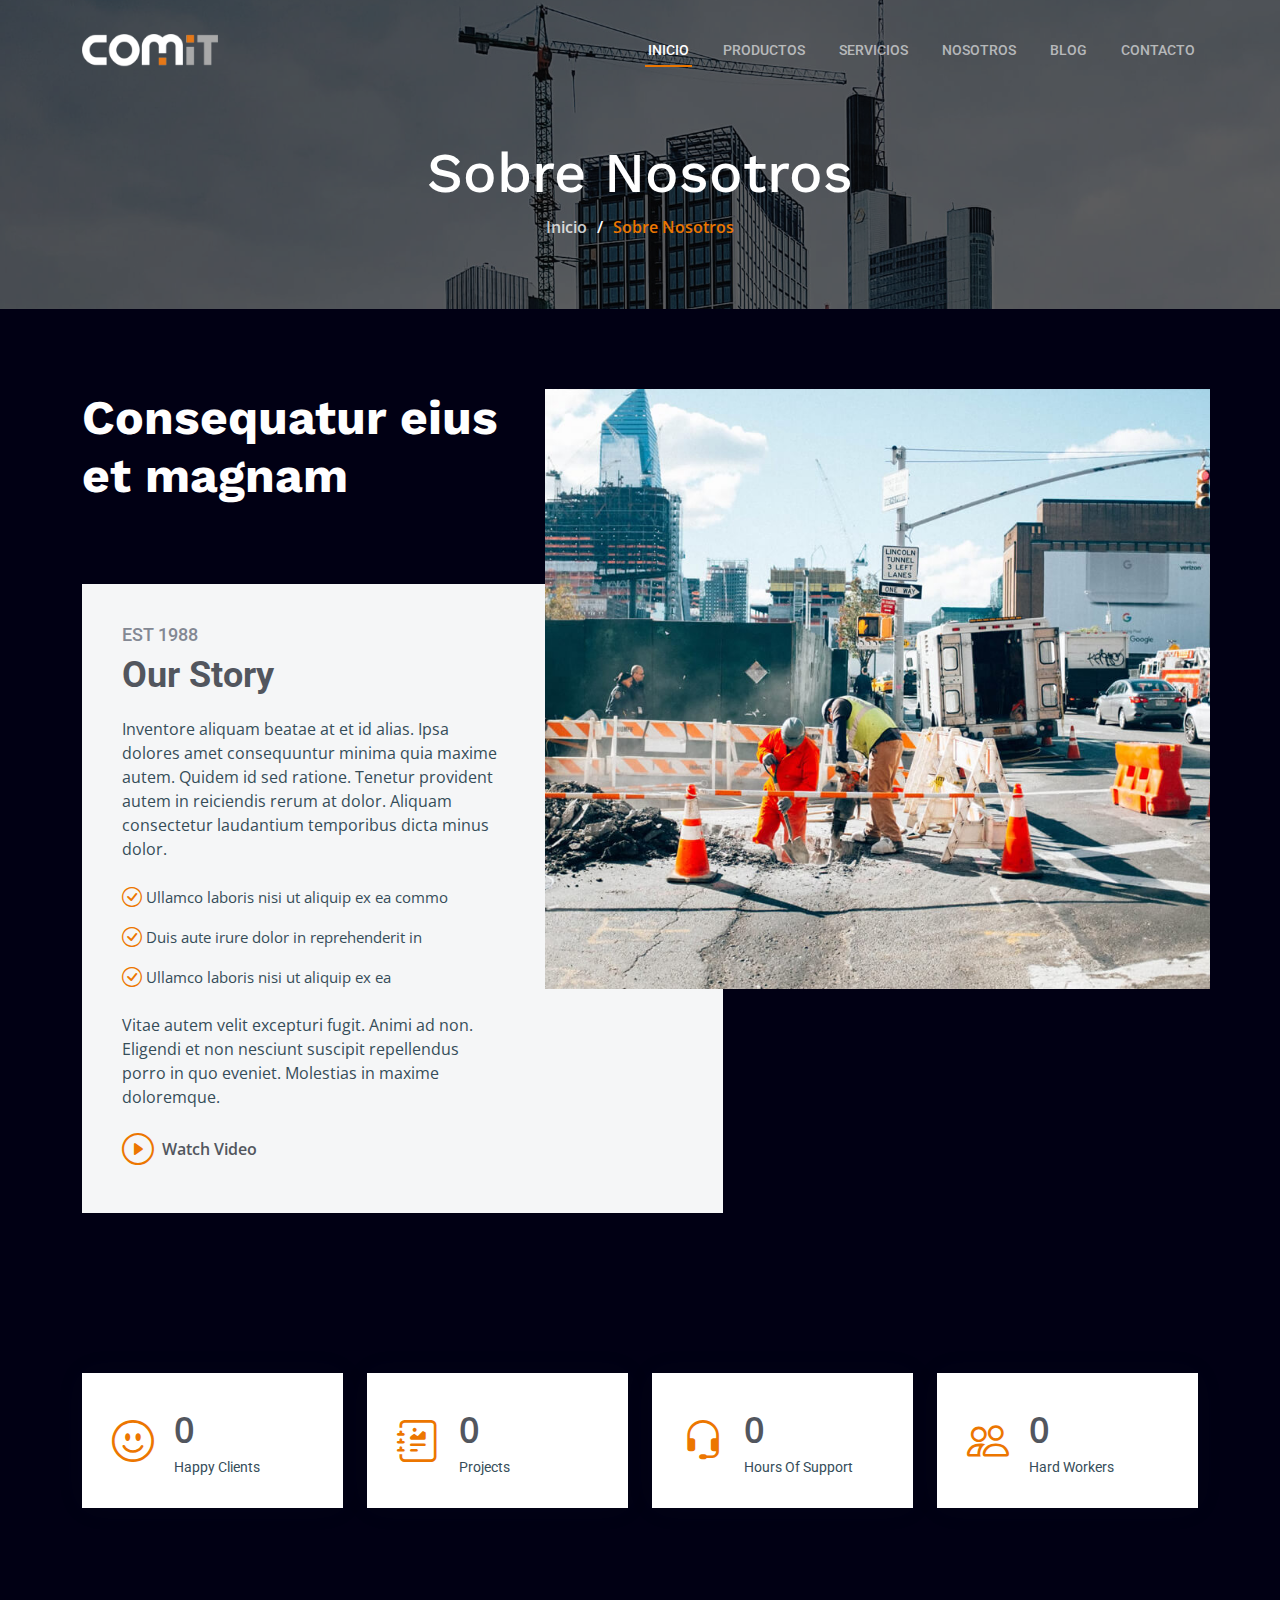
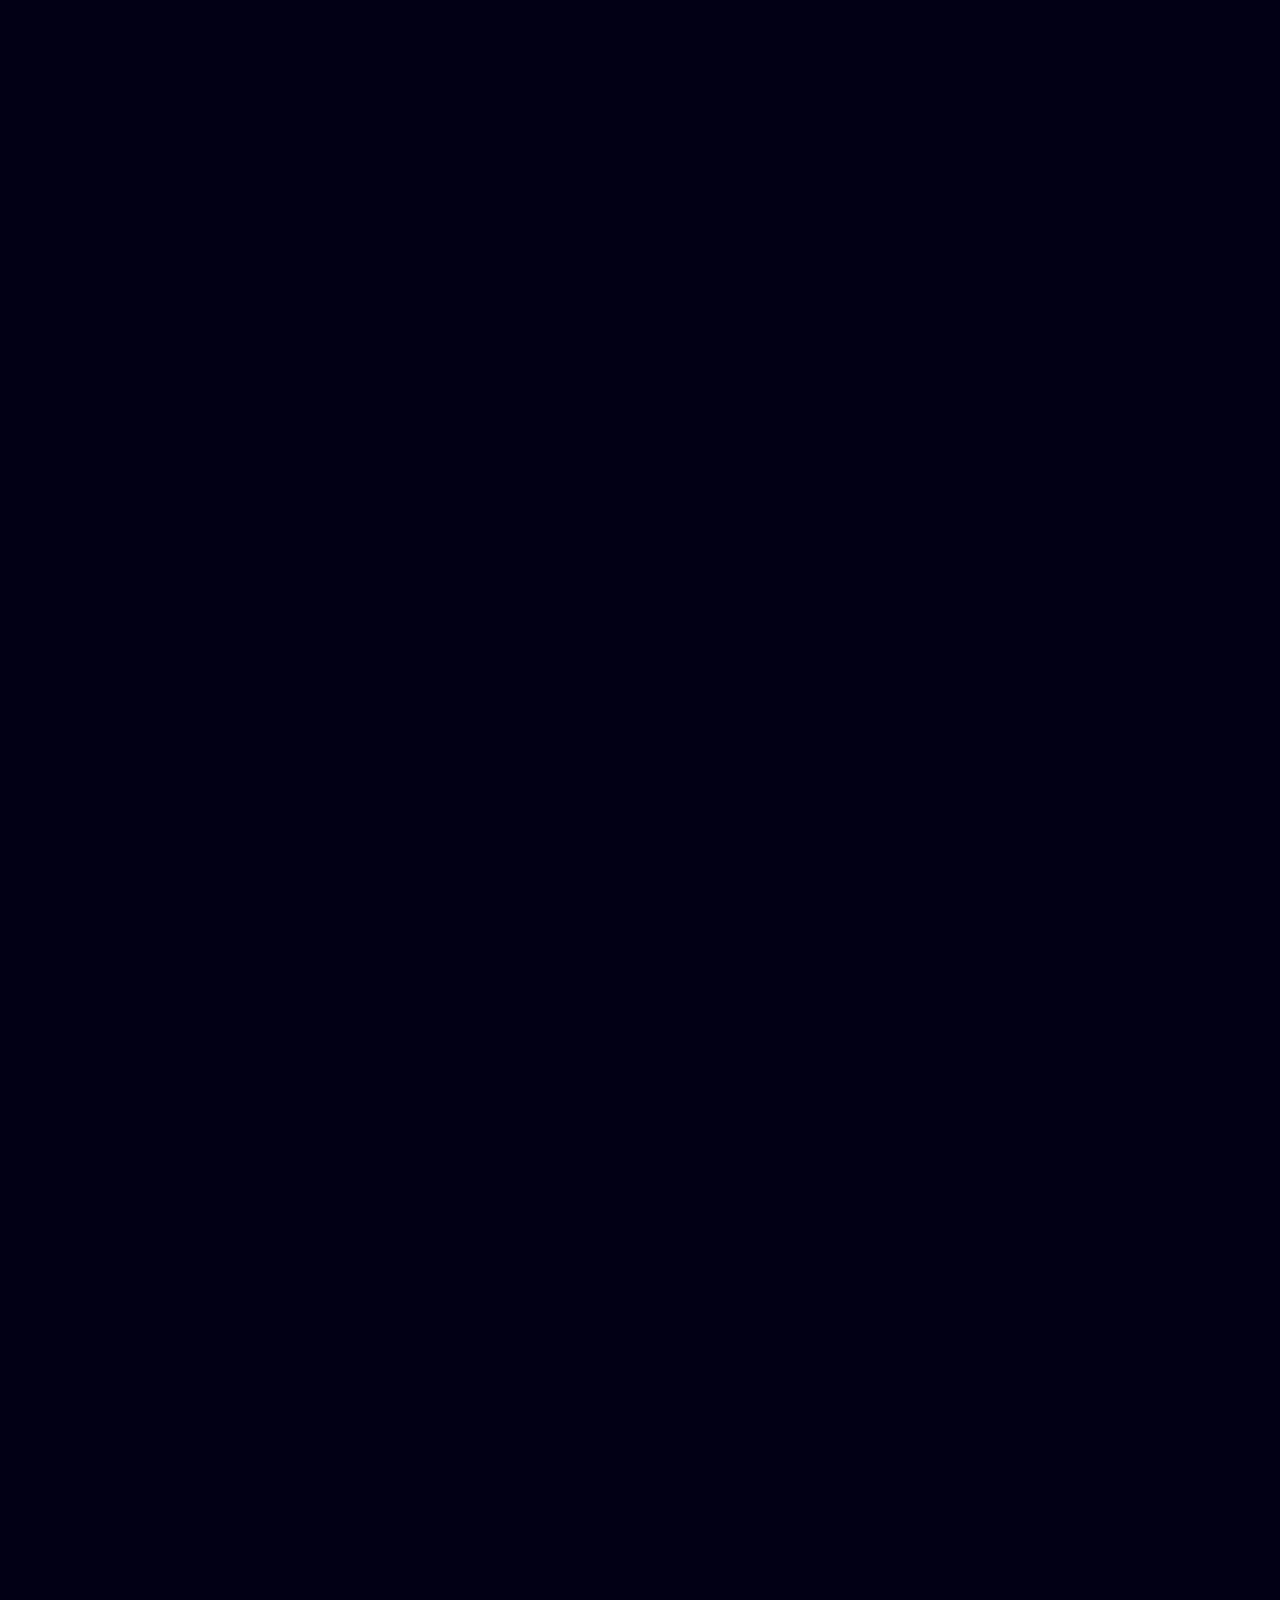
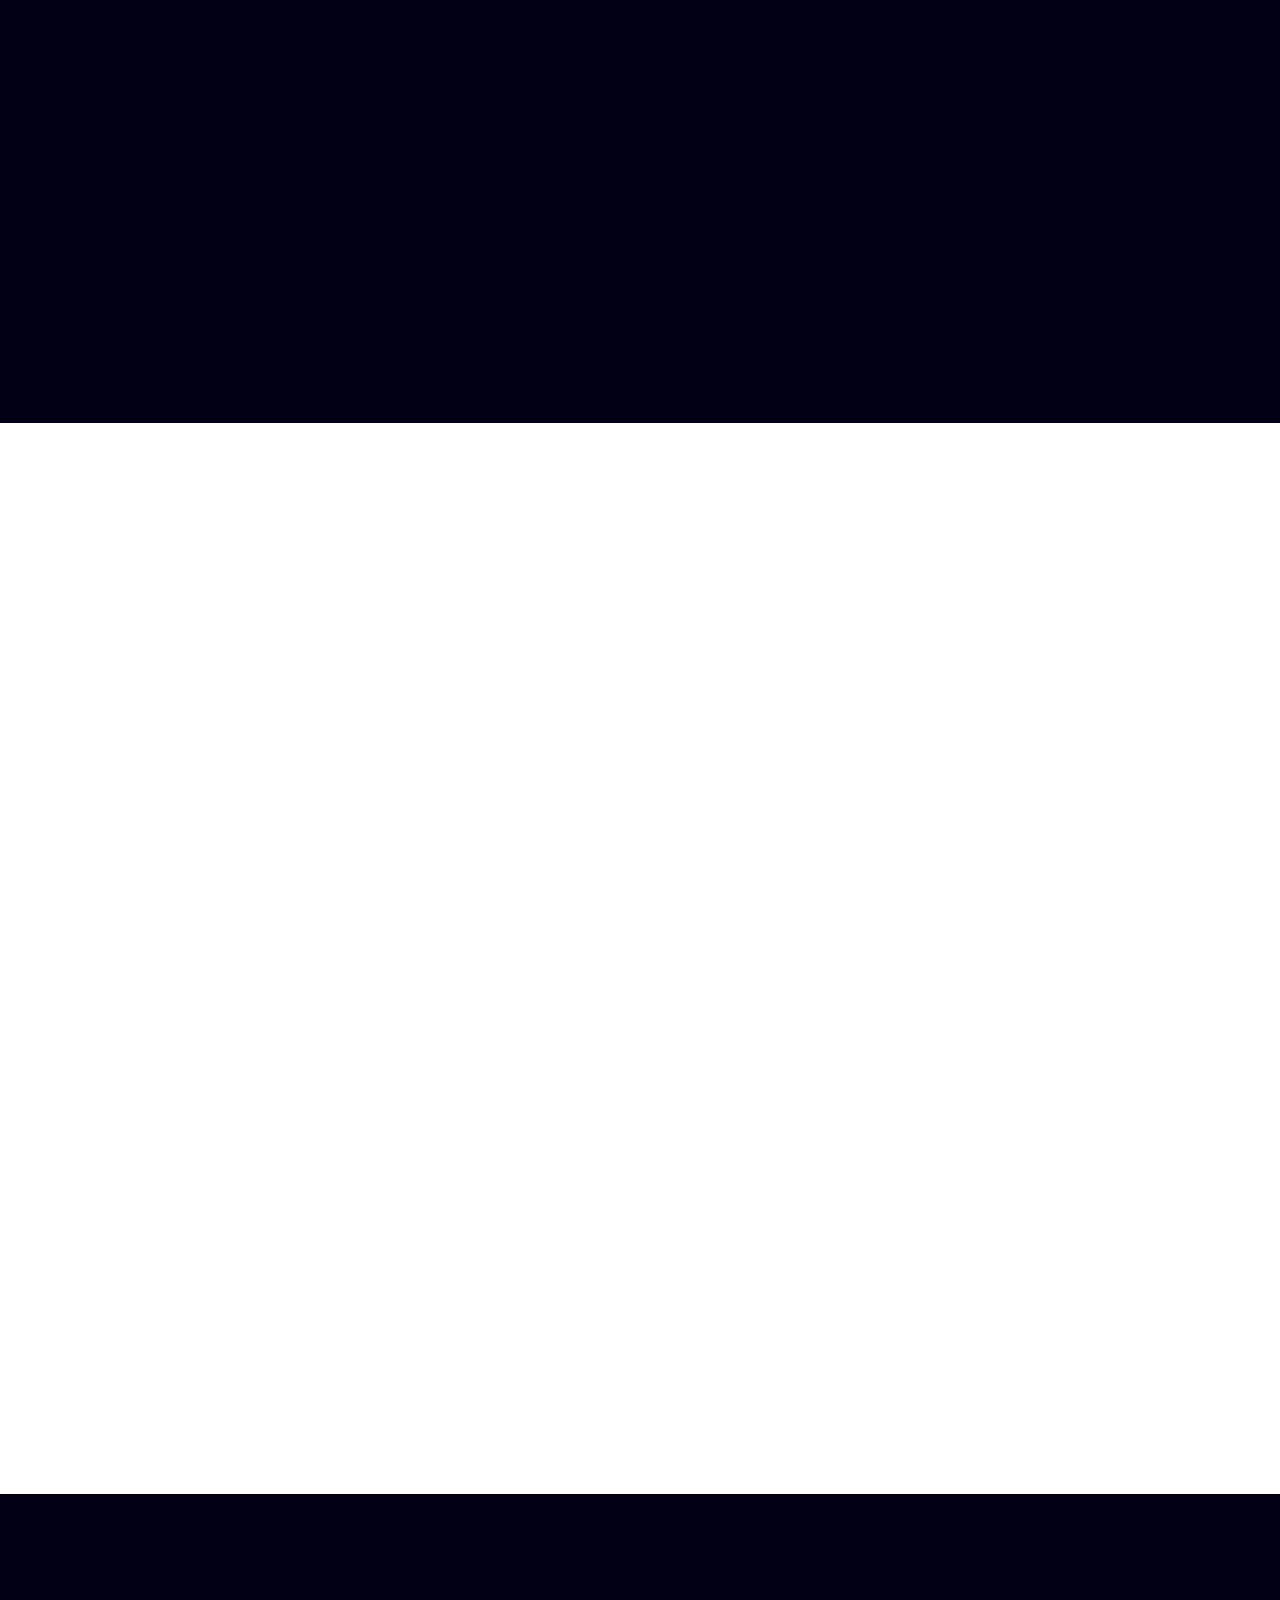
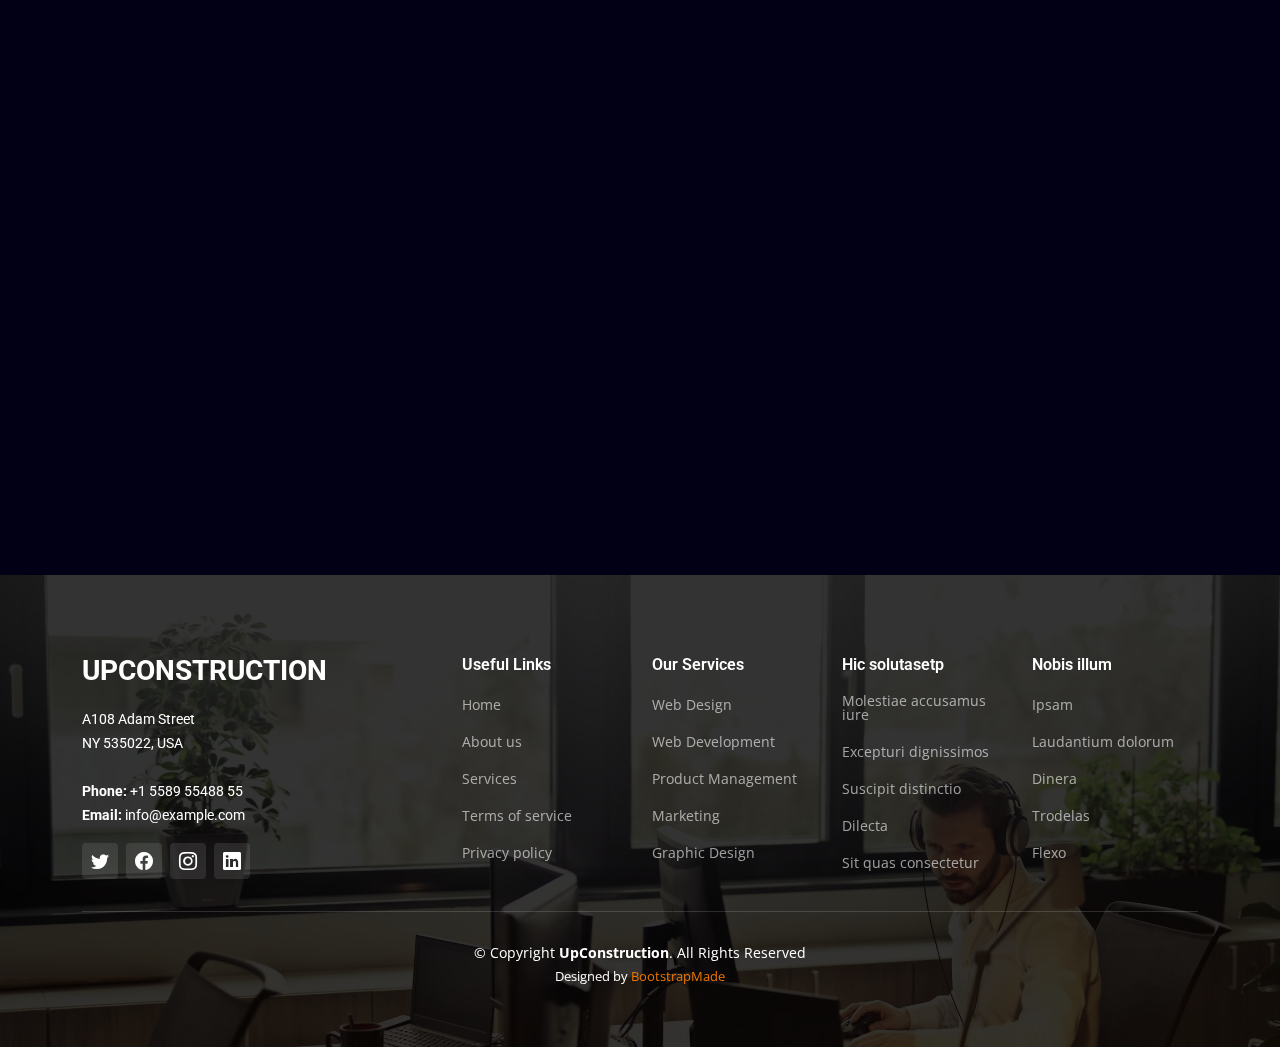
<file: about.html>
<!DOCTYPE html>
<html lang="en">

<head>
  <meta charset="utf-8">
  <meta content="width=device-width, initial-scale=1.0" name="viewport">

  <title>Comit Ingenieria Empresarial</title>
  <meta content="" name="description">
  <meta content="" name="keywords">

  <!-- Favicons -->
  <link href="assets/img/logo.png" rel="icon">
  <link href="assets/img/logo.png" rel="apple-touch-icon">

  <!-- Google Fonts -->
  <link rel="preconnect" href="https://fonts.googleapis.com">
  <link rel="preconnect" href="https://fonts.gstatic.com" crossorigin>
  <link href="https://fonts.googleapis.com/css2?family=Open+Sans:ital,wght@0,300;0,400;0,500;0,600;0,700;1,300;1,400;1,600;1,700&family=Roboto:ital,wght@0,300;0,400;0,500;0,600;0,700;1,300;1,400;1,500;1,600;1,700&family=Work+Sans:ital,wght@0,300;0,400;0,500;0,600;0,700;1,300;1,400;1,500;1,600;1,700&display=swap" rel="stylesheet">

  <!-- Vendor CSS Files -->
  <link href="assets/vendor/bootstrap/css/bootstrap.min.css" rel="stylesheet">
  <link href="assets/vendor/bootstrap-icons/bootstrap-icons.css" rel="stylesheet">
  <link href="assets/vendor/fontawesome-free/css/all.min.css" rel="stylesheet">
  <link href="assets/vendor/aos/aos.css" rel="stylesheet">
  <link href="assets/vendor/glightbox/css/glightbox.min.css" rel="stylesheet">
  <link href="assets/vendor/swiper/swiper-bundle.min.css" rel="stylesheet">

  <!-- Template Main CSS File -->
  <link href="assets/css/main.css" rel="stylesheet">

  <!-- =======================================================
  * Template Name: UpConstruction
  * Template URL: https://bootstrapmade.com/upconstruction-bootstrap-construction-website-template/
  * Updated: Mar 17 2024 with Bootstrap v5.3.3
  * Author: BootstrapMade.com
  * License: https://bootstrapmade.com/license/
  ======================================================== -->
</head>

<body>

  <!-- ======= Header ======= -->
  <header id="header" class="header d-flex align-items-center">
    <div class="container-fluid container-xl d-flex align-items-center justify-content-between">

      <a href="index.html" class="logo d-flex align-items-center">
        <!-- Uncomment the line below if you also wish to use an image logo -->
        <!-- <img src="assets/img/logo.png" alt=""> -->
        <img style="width: 80%;" src="./assets/img/logo.png" alt="">
      </a>

      <i class="mobile-nav-toggle mobile-nav-show bi bi-list"></i>
      <i class="mobile-nav-toggle mobile-nav-hide d-none bi bi-x"></i>
      <nav id="navbar" class="navbar">
        <ul>
          <li><a href="index.html" class="active">Inicio</a></li>
          <li><a href="productos.html">Productos</a></li>
          <li><a href="projects.html">Servicios</a></li>
          <li><a href="about.html">Nosotros</a></li>
          <li><a href="blog.html">Blog</a></li>
          <!-- <li class="dropdown"><a href="#"><span>Dropdown</span> <i class="bi bi-chevron-down dropdown-indicator"></i></a>
            <ul>
              <li><a href="#">Dropdown 1</a></li>
              <li class="dropdown"><a href="#"><span>Deep Dropdown</span> <i class="bi bi-chevron-down dropdown-indicator"></i></a>
                <ul>
                  <li><a href="#">Deep Dropdown 1</a></li>
                  <li><a href="#">Deep Dropdown 2</a></li>
                  <li><a href="#">Deep Dropdown 3</a></li>
                  <li><a href="#">Deep Dropdown 4</a></li>
                  <li><a href="#">Deep Dropdown 5</a></li>
                </ul>
              </li>
              <li><a href="#">Dropdown 2</a></li>
              <li><a href="#">Dropdown 3</a></li>
              <li><a href="#">Dropdown 4</a></li>
            </ul>
          </li> -->
          <li><a href="contact.html">Contacto</a></li>
        </ul>
      </nav><!-- .navbar -->

    </div>
  </header><!-- End Header -->

  <main id="main">

    <!-- ======= Breadcrumbs ======= -->
    <div class="breadcrumbs d-flex align-items-center" style="background-image: url('assets/img/breadcrumbs-bg.jpg');">
      <div class="container position-relative d-flex flex-column align-items-center" data-aos="fade">

        <h2>Sobre Nosotros</h2>
        <ol>
          <li><a href="index.html">Inicio</a></li>
          <li>Sobre Nosotros</li>
        </ol>

      </div>
    </div><!-- End Breadcrumbs -->

    <!-- ======= About Section ======= -->
    <section id="about" class="about">
      <div class="container" data-aos="fade-up">

        <div class="row position-relative">

          <div class="col-lg-7 about-img" style="background-image: url(assets/img/about.jpg);"></div>

          <div class="col-lg-7">
            <h2>Consequatur eius et magnam</h2>
            <div class="our-story">
              <h4>Est 1988</h4>
              <h3>Our Story</h3>
              <p>Inventore aliquam beatae at et id alias. Ipsa dolores amet consequuntur minima quia maxime autem. Quidem id sed ratione. Tenetur provident autem in reiciendis rerum at dolor. Aliquam consectetur laudantium temporibus dicta minus dolor.</p>
              <ul>
                <li><i class="bi bi-check-circle"></i> <span>Ullamco laboris nisi ut aliquip ex ea commo</span></li>
                <li><i class="bi bi-check-circle"></i> <span>Duis aute irure dolor in reprehenderit in</span></li>
                <li><i class="bi bi-check-circle"></i> <span>Ullamco laboris nisi ut aliquip ex ea</span></li>
              </ul>
              <p>Vitae autem velit excepturi fugit. Animi ad non. Eligendi et non nesciunt suscipit repellendus porro in quo eveniet. Molestias in maxime doloremque.</p>

              <div class="watch-video d-flex align-items-center position-relative">
                <i class="bi bi-play-circle"></i>
                <a href="https://www.youtube.com/watch?v=LXb3EKWsInQ" class="glightbox stretched-link">Watch Video</a>
              </div>
            </div>
          </div>

        </div>

      </div>
    </section>
    <!-- End About Section -->

    <!-- ======= Stats Counter Section ======= -->
    <section id="stats-counter" class="stats-counter section-bg">
      <div class="container">

        <div class="row gy-4">

          <div class="col-lg-3 col-md-6">
            <div class="stats-item d-flex align-items-center w-100 h-100">
              <i class="bi bi-emoji-smile color-blue flex-shrink-0"></i>
              <div>
                <span data-purecounter-start="0" data-purecounter-end="232" data-purecounter-duration="1" class="purecounter"></span>
                <p>Happy Clients</p>
              </div>
            </div>
          </div><!-- End Stats Item -->

          <div class="col-lg-3 col-md-6">
            <div class="stats-item d-flex align-items-center w-100 h-100">
              <i class="bi bi-journal-richtext color-orange flex-shrink-0"></i>
              <div>
                <span data-purecounter-start="0" data-purecounter-end="521" data-purecounter-duration="1" class="purecounter"></span>
                <p>Projects</p>
              </div>
            </div>
          </div><!-- End Stats Item -->

          <div class="col-lg-3 col-md-6">
            <div class="stats-item d-flex align-items-center w-100 h-100">
              <i class="bi bi-headset color-green flex-shrink-0"></i>
              <div>
                <span data-purecounter-start="0" data-purecounter-end="1463" data-purecounter-duration="1" class="purecounter"></span>
                <p>Hours Of Support</p>
              </div>
            </div>
          </div><!-- End Stats Item -->

          <div class="col-lg-3 col-md-6">
            <div class="stats-item d-flex align-items-center w-100 h-100">
              <i class="bi bi-people color-pink flex-shrink-0"></i>
              <div>
                <span data-purecounter-start="0" data-purecounter-end="15" data-purecounter-duration="1" class="purecounter"></span>
                <p>Hard Workers</p>
              </div>
            </div>
          </div><!-- End Stats Item -->

        </div>

      </div>
    </section><!-- End Stats Counter Section -->

    <!-- ======= Alt Services Section ======= -->
    <section id="alt-services" class="alt-services">
      <div class="container" data-aos="fade-up">

        <div class="row justify-content-around gy-4">
          <div class="col-lg-6 img-bg" style="background-image: url(assets/img/alt-services.jpg);" data-aos="zoom-in" data-aos-delay="100"></div>

          <div class="col-lg-5 d-flex flex-column justify-content-center">
            <h3>Enim quis est voluptatibus aliquid consequatur fugiat</h3>
            <p>Esse voluptas cumque vel exercitationem. Reiciendis est hic accusamus. Non ipsam et sed minima temporibus laudantium. Soluta voluptate sed facere corporis dolores excepturi</p>

            <div class="icon-box d-flex position-relative" data-aos="fade-up" data-aos-delay="100">
              <i class="bi bi-easel flex-shrink-0"></i>
              <div>
                <h4><a href="" class="stretched-link">Lorem Ipsum</a></h4>
                <p>Voluptatum deleniti atque corrupti quos dolores et quas molestias excepturi sint occaecati cupiditate non provident</p>
              </div>
            </div><!-- End Icon Box -->

            <div class="icon-box d-flex position-relative" data-aos="fade-up" data-aos-delay="200">
              <i class="bi bi-patch-check flex-shrink-0"></i>
              <div>
                <h4><a href="" class="stretched-link">Nemo Enim</a></h4>
                <p>At vero eos et accusamus et iusto odio dignissimos ducimus qui blanditiis praesentium voluptatum deleniti atque</p>
              </div>
            </div><!-- End Icon Box -->

            <div class="icon-box d-flex position-relative" data-aos="fade-up" data-aos-delay="300">
              <i class="bi bi-brightness-high flex-shrink-0"></i>
              <div>
                <h4><a href="" class="stretched-link">Dine Pad</a></h4>
                <p>Explicabo est voluptatum asperiores consequatur magnam. Et veritatis odit. Sunt aut deserunt minus aut eligendi omnis</p>
              </div>
            </div><!-- End Icon Box -->

            <div class="icon-box d-flex position-relative" data-aos="fade-up" data-aos-delay="400">
              <i class="bi bi-brightness-high flex-shrink-0"></i>
              <div>
                <h4><a href="" class="stretched-link">Tride clov</a></h4>
                <p>Est voluptatem labore deleniti quis a delectus et. Saepe dolorem libero sit non aspernatur odit amet. Et eligendi</p>
              </div>
            </div><!-- End Icon Box -->

          </div>
        </div>

      </div>
    </section><!-- End Alt Services Section -->

    <!-- ======= Alt Services Section 2 ======= -->
    <section id="alt-services-2" class="alt-services section-bg">
      <div class="container" data-aos="fade-up">

        <div class="row justify-content-around gy-4">
          <div class="col-lg-5 d-flex flex-column justify-content-center">
            <h3>Non quasi officia eum nobis et rerum epudiandae rem voluptatem</h3>
            <p>Maxime quia dolorum alias perspiciatis. Earum voluptatem sint at non. Ducimus maxime minima iste magni sit praesentium assumenda minus. Amet rerum saepe tempora vero.</p>

            <div class="icon-box d-flex position-relative" data-aos="fade-up" data-aos-delay="100">
              <i class="bi bi-easel flex-shrink-0"></i>
              <div>
                <h4><a href="" class="stretched-link">Lorem Ipsum</a></h4>
                <p>Voluptatum deleniti atque corrupti quos dolores et quas molestias excepturi sint occaecati cupiditate non provident</p>
              </div>
            </div><!-- End Icon Box -->

            <div class="icon-box d-flex position-relative" data-aos="fade-up" data-aos-delay="200">
              <i class="bi bi-patch-check flex-shrink-0"></i>
              <div>
                <h4><a href="" class="stretched-link">Nemo Enim</a></h4>
                <p>At vero eos et accusamus et iusto odio dignissimos ducimus qui blanditiis praesentium voluptatum deleniti atque</p>
              </div>
            </div><!-- End Icon Box -->

            <div class="icon-box d-flex position-relative" data-aos="fade-up" data-aos-delay="300">
              <i class="bi bi-brightness-high flex-shrink-0"></i>
              <div>
                <h4><a href="" class="stretched-link">Dine Pad</a></h4>
                <p>Explicabo est voluptatum asperiores consequatur magnam. Et veritatis odit. Sunt aut deserunt minus aut eligendi omnis</p>
              </div>
            </div><!-- End Icon Box -->

            <div class="icon-box d-flex position-relative" data-aos="fade-up" data-aos-delay="400">
              <i class="bi bi-brightness-high flex-shrink-0"></i>
              <div>
                <h4><a href="" class="stretched-link">Tride clov</a></h4>
                <p>Est voluptatem labore deleniti quis a delectus et. Saepe dolorem libero sit non aspernatur odit amet. Et eligendi</p>
              </div>
            </div><!-- End Icon Box -->
          </div>

          <div class="col-lg-6 img-bg" style="background-image: url(assets/img/alt-services-2.jpg);" data-aos="zoom-in" data-aos-delay="100"></div>
        </div>

      </div>
    </section><!-- End Alt Services Section 2 -->

    <!-- ======= Our Team Section ======= -->
    <section id="team" class="team">
      <div class="container" data-aos="fade-up">

        <div class="section-header">
          <h2>Our Team</h2>
          <p>Aperiam dolorum et et wuia molestias qui eveniet numquam nihil porro incidunt dolores placeat sunt id nobis omnis tiledo stran delop</p>
        </div>

        <div class="row gy-5">

          <div class="col-lg-4 col-md-6 member" data-aos="fade-up" data-aos-delay="100">
            <div class="member-img">
              <img src="assets/img/team/team-1.jpg" class="img-fluid" alt="">
              <div class="social">
                <a href="#"><i class="bi bi-twitter"></i></a>
                <a href="#"><i class="bi bi-facebook"></i></a>
                <a href="#"><i class="bi bi-instagram"></i></a>
                <a href="#"><i class="bi bi-linkedin"></i></a>
              </div>
            </div>
            <div class="member-info text-center">
              <h4>Walter White</h4>
              <span>Chief Executive Officer</span>
              <p>Aliquam iure quaerat voluptatem praesentium possimus unde laudantium vel dolorum distinctio dire flow</p>
            </div>
          </div><!-- End Team Member -->

          <div class="col-lg-4 col-md-6 member" data-aos="fade-up" data-aos-delay="200">
            <div class="member-img">
              <img src="assets/img/team/team-2.jpg" class="img-fluid" alt="">
              <div class="social">
                <a href="#"><i class="bi bi-twitter"></i></a>
                <a href="#"><i class="bi bi-facebook"></i></a>
                <a href="#"><i class="bi bi-instagram"></i></a>
                <a href="#"><i class="bi bi-linkedin"></i></a>
              </div>
            </div>
            <div class="member-info text-center">
              <h4>Sarah Jhonson</h4>
              <span>Product Manager</span>
              <p>Labore ipsam sit consequatur exercitationem rerum laboriosam laudantium aut quod dolores exercitationem ut</p>
            </div>
          </div><!-- End Team Member -->

          <div class="col-lg-4 col-md-6 member" data-aos="fade-up" data-aos-delay="300">
            <div class="member-img">
              <img src="assets/img/team/team-3.jpg" class="img-fluid" alt="">
              <div class="social">
                <a href="#"><i class="bi bi-twitter"></i></a>
                <a href="#"><i class="bi bi-facebook"></i></a>
                <a href="#"><i class="bi bi-instagram"></i></a>
                <a href="#"><i class="bi bi-linkedin"></i></a>
              </div>
            </div>
            <div class="member-info text-center">
              <h4>William Anderson</h4>
              <span>CTO</span>
              <p>Illum minima ea autem doloremque ipsum quidem quas aspernatur modi ut praesentium vel tque sed facilis at qui</p>
            </div>
          </div><!-- End Team Member -->

          <div class="col-lg-4 col-md-6 member" data-aos="fade-up" data-aos-delay="400">
            <div class="member-img">
              <img src="assets/img/team/team-4.jpg" class="img-fluid" alt="">
              <div class="social">
                <a href="#"><i class="bi bi-twitter"></i></a>
                <a href="#"><i class="bi bi-facebook"></i></a>
                <a href="#"><i class="bi bi-instagram"></i></a>
                <a href="#"><i class="bi bi-linkedin"></i></a>
              </div>
            </div>
            <div class="member-info text-center">
              <h4>Amanda Jepson</h4>
              <span>Accountant</span>
              <p>Magni voluptatem accusamus assumenda cum nisi aut qui dolorem voluptate sed et veniam quasi quam consectetur</p>
            </div>
          </div><!-- End Team Member -->

          <div class="col-lg-4 col-md-6 member" data-aos="fade-up" data-aos-delay="500">
            <div class="member-img">
              <img src="assets/img/team/team-5.jpg" class="img-fluid" alt="">
              <div class="social">
                <a href="#"><i class="bi bi-twitter"></i></a>
                <a href="#"><i class="bi bi-facebook"></i></a>
                <a href="#"><i class="bi bi-instagram"></i></a>
                <a href="#"><i class="bi bi-linkedin"></i></a>
              </div>
            </div>
            <div class="member-info text-center">
              <h4>Brian Doe</h4>
              <span>Marketing</span>
              <p>Qui consequuntur quos accusamus magnam quo est molestiae eius laboriosam sunt doloribus quia impedit laborum velit</p>
            </div>
          </div><!-- End Team Member -->

          <div class="col-lg-4 col-md-6 member" data-aos="fade-up" data-aos-delay="600">
            <div class="member-img">
              <img src="assets/img/team/team-6.jpg" class="img-fluid" alt="">
              <div class="social">
                <a href="#"><i class="bi bi-twitter"></i></a>
                <a href="#"><i class="bi bi-facebook"></i></a>
                <a href="#"><i class="bi bi-instagram"></i></a>
                <a href="#"><i class="bi bi-linkedin"></i></a>
              </div>
            </div>
            <div class="member-info text-center">
              <h4>Josepha Palas</h4>
              <span>Operation</span>
              <p>Sint sint eveniet explicabo amet consequatur nesciunt error enim rerum earum et omnis fugit eligendi cupiditate vel</p>
            </div>
          </div><!-- End Team Member -->

        </div>

      </div>
    </section>
    <!-- End Our Team Section -->

    <!-- ======= Testimonials Section ======= -->
    <section id="testimonials" class="testimonials section-bg">
      <div class="container" data-aos="fade-up">

        <div class="section-header">
          <h2>Testimonials</h2>
          <p>Quam sed id excepturi ccusantium dolorem ut quis dolores nisi llum nostrum enim velit qui ut et autem uia reprehenderit sunt deleniti</p>
        </div>

        <div class="slides-2 swiper">
          <div class="swiper-wrapper">

            <div class="swiper-slide">
              <div class="testimonial-wrap">
                <div class="testimonial-item">
                  <img src="assets/img/testimonials/testimonials-1.jpg" class="testimonial-img" alt="">
                  <h3>Saul Goodman</h3>
                  <h4>Ceo &amp; Founder</h4>
                  <div class="stars">
                    <i class="bi bi-star-fill"></i><i class="bi bi-star-fill"></i><i class="bi bi-star-fill"></i><i class="bi bi-star-fill"></i><i class="bi bi-star-fill"></i>
                  </div>
                  <p>
                    <i class="bi bi-quote quote-icon-left"></i>
                    Proin iaculis purus consequat sem cure digni ssim donec porttitora entum suscipit rhoncus. Accusantium quam, ultricies eget id, aliquam eget nibh et. Maecen aliquam, risus at semper.
                    <i class="bi bi-quote quote-icon-right"></i>
                  </p>
                </div>
              </div>
            </div><!-- End testimonial item -->

            <div class="swiper-slide">
              <div class="testimonial-wrap">
                <div class="testimonial-item">
                  <img src="assets/img/testimonials/testimonials-2.jpg" class="testimonial-img" alt="">
                  <h3>Sara Wilsson</h3>
                  <h4>Designer</h4>
                  <div class="stars">
                    <i class="bi bi-star-fill"></i><i class="bi bi-star-fill"></i><i class="bi bi-star-fill"></i><i class="bi bi-star-fill"></i><i class="bi bi-star-fill"></i>
                  </div>
                  <p>
                    <i class="bi bi-quote quote-icon-left"></i>
                    Export tempor illum tamen malis malis eram quae irure esse labore quem cillum quid cillum eram malis quorum velit fore eram velit sunt aliqua noster fugiat irure amet legam anim culpa.
                    <i class="bi bi-quote quote-icon-right"></i>
                  </p>
                </div>
              </div>
            </div><!-- End testimonial item -->

            <div class="swiper-slide">
              <div class="testimonial-wrap">
                <div class="testimonial-item">
                  <img src="assets/img/testimonials/testimonials-3.jpg" class="testimonial-img" alt="">
                  <h3>Jena Karlis</h3>
                  <h4>Store Owner</h4>
                  <div class="stars">
                    <i class="bi bi-star-fill"></i><i class="bi bi-star-fill"></i><i class="bi bi-star-fill"></i><i class="bi bi-star-fill"></i><i class="bi bi-star-fill"></i>
                  </div>
                  <p>
                    <i class="bi bi-quote quote-icon-left"></i>
                    Enim nisi quem export duis labore cillum quae magna enim sint quorum nulla quem veniam duis minim tempor labore quem eram duis noster aute amet eram fore quis sint minim.
                    <i class="bi bi-quote quote-icon-right"></i>
                  </p>
                </div>
              </div>
            </div><!-- End testimonial item -->

            <div class="swiper-slide">
              <div class="testimonial-wrap">
                <div class="testimonial-item">
                  <img src="assets/img/testimonials/testimonials-4.jpg" class="testimonial-img" alt="">
                  <h3>Matt Brandon</h3>
                  <h4>Freelancer</h4>
                  <div class="stars">
                    <i class="bi bi-star-fill"></i><i class="bi bi-star-fill"></i><i class="bi bi-star-fill"></i><i class="bi bi-star-fill"></i><i class="bi bi-star-fill"></i>
                  </div>
                  <p>
                    <i class="bi bi-quote quote-icon-left"></i>
                    Fugiat enim eram quae cillum dolore dolor amet nulla culpa multos export minim fugiat minim velit minim dolor enim duis veniam ipsum anim magna sunt elit fore quem dolore labore illum veniam.
                    <i class="bi bi-quote quote-icon-right"></i>
                  </p>
                </div>
              </div>
            </div><!-- End testimonial item -->

            <div class="swiper-slide">
              <div class="testimonial-wrap">
                <div class="testimonial-item">
                  <img src="assets/img/testimonials/testimonials-5.jpg" class="testimonial-img" alt="">
                  <h3>John Larson</h3>
                  <h4>Entrepreneur</h4>
                  <div class="stars">
                    <i class="bi bi-star-fill"></i><i class="bi bi-star-fill"></i><i class="bi bi-star-fill"></i><i class="bi bi-star-fill"></i><i class="bi bi-star-fill"></i>
                  </div>
                  <p>
                    <i class="bi bi-quote quote-icon-left"></i>
                    Quis quorum aliqua sint quem legam fore sunt eram irure aliqua veniam tempor noster veniam enim culpa labore duis sunt culpa nulla illum cillum fugiat legam esse veniam culpa fore nisi cillum quid.
                    <i class="bi bi-quote quote-icon-right"></i>
                  </p>
                </div>
              </div>
            </div><!-- End testimonial item -->

          </div>
          <div class="swiper-pagination"></div>
        </div>

      </div>
    </section>
    <!-- End Testimonials Section -->

  </main><!-- End #main -->

  <!-- ======= Footer ======= -->
  <footer id="footer" class="footer">

    <div class="footer-content position-relative">
      <div class="container">
        <div class="row">

          <div class="col-lg-4 col-md-6">
            <div class="footer-info">
              <h3>UpConstruction</h3>
              <p>
                A108 Adam Street <br>
                NY 535022, USA<br><br>
                <strong>Phone:</strong> +1 5589 55488 55<br>
                <strong>Email:</strong> info@example.com<br>
              </p>
              <div class="social-links d-flex mt-3">
                <a href="#" class="d-flex align-items-center justify-content-center"><i class="bi bi-twitter"></i></a>
                <a href="#" class="d-flex align-items-center justify-content-center"><i class="bi bi-facebook"></i></a>
                <a href="#" class="d-flex align-items-center justify-content-center"><i class="bi bi-instagram"></i></a>
                <a href="#" class="d-flex align-items-center justify-content-center"><i class="bi bi-linkedin"></i></a>
              </div>
            </div>
          </div><!-- End footer info column-->

          <div class="col-lg-2 col-md-3 footer-links">
            <h4>Useful Links</h4>
            <ul>
              <li><a href="#">Home</a></li>
              <li><a href="#">About us</a></li>
              <li><a href="#">Services</a></li>
              <li><a href="#">Terms of service</a></li>
              <li><a href="#">Privacy policy</a></li>
            </ul>
          </div><!-- End footer links column-->

          <div class="col-lg-2 col-md-3 footer-links">
            <h4>Our Services</h4>
            <ul>
              <li><a href="#">Web Design</a></li>
              <li><a href="#">Web Development</a></li>
              <li><a href="#">Product Management</a></li>
              <li><a href="#">Marketing</a></li>
              <li><a href="#">Graphic Design</a></li>
            </ul>
          </div><!-- End footer links column-->

          <div class="col-lg-2 col-md-3 footer-links">
            <h4>Hic solutasetp</h4>
            <ul>
              <li><a href="#">Molestiae accusamus iure</a></li>
              <li><a href="#">Excepturi dignissimos</a></li>
              <li><a href="#">Suscipit distinctio</a></li>
              <li><a href="#">Dilecta</a></li>
              <li><a href="#">Sit quas consectetur</a></li>
            </ul>
          </div><!-- End footer links column-->

          <div class="col-lg-2 col-md-3 footer-links">
            <h4>Nobis illum</h4>
            <ul>
              <li><a href="#">Ipsam</a></li>
              <li><a href="#">Laudantium dolorum</a></li>
              <li><a href="#">Dinera</a></li>
              <li><a href="#">Trodelas</a></li>
              <li><a href="#">Flexo</a></li>
            </ul>
          </div><!-- End footer links column-->

        </div>
      </div>
    </div>

    <div class="footer-legal text-center position-relative">
      <div class="container">
        <div class="copyright">
          &copy; Copyright <strong><span>UpConstruction</span></strong>. All Rights Reserved
        </div>
        <div class="credits">
          <!-- All the links in the footer should remain intact. -->
          <!-- You can delete the links only if you purchased the pro version. -->
          <!-- Licensing information: https://bootstrapmade.com/license/ -->
          <!-- Purchase the pro version with working PHP/AJAX contact form: https://bootstrapmade.com/upconstruction-bootstrap-construction-website-template/ -->
          Designed by <a href="https://bootstrapmade.com/">BootstrapMade</a>
        </div>
      </div>
    </div>

  </footer>
  <!-- End Footer -->

  <a href="#" class="scroll-top d-flex align-items-center justify-content-center"><i class="bi bi-arrow-up-short"></i></a>

  <div id="preloader"></div>

  <!-- Vendor JS Files -->
  <script src="assets/vendor/bootstrap/js/bootstrap.bundle.min.js"></script>
  <script src="assets/vendor/aos/aos.js"></script>
  <script src="assets/vendor/glightbox/js/glightbox.min.js"></script>
  <script src="assets/vendor/isotope-layout/isotope.pkgd.min.js"></script>
  <script src="assets/vendor/swiper/swiper-bundle.min.js"></script>
  <script src="assets/vendor/purecounter/purecounter_vanilla.js"></script>
  <script src="assets/vendor/php-email-form/validate.js"></script>

  <!-- Template Main JS File -->
  <script src="assets/js/main.js"></script>

</body>

</html>
</file>
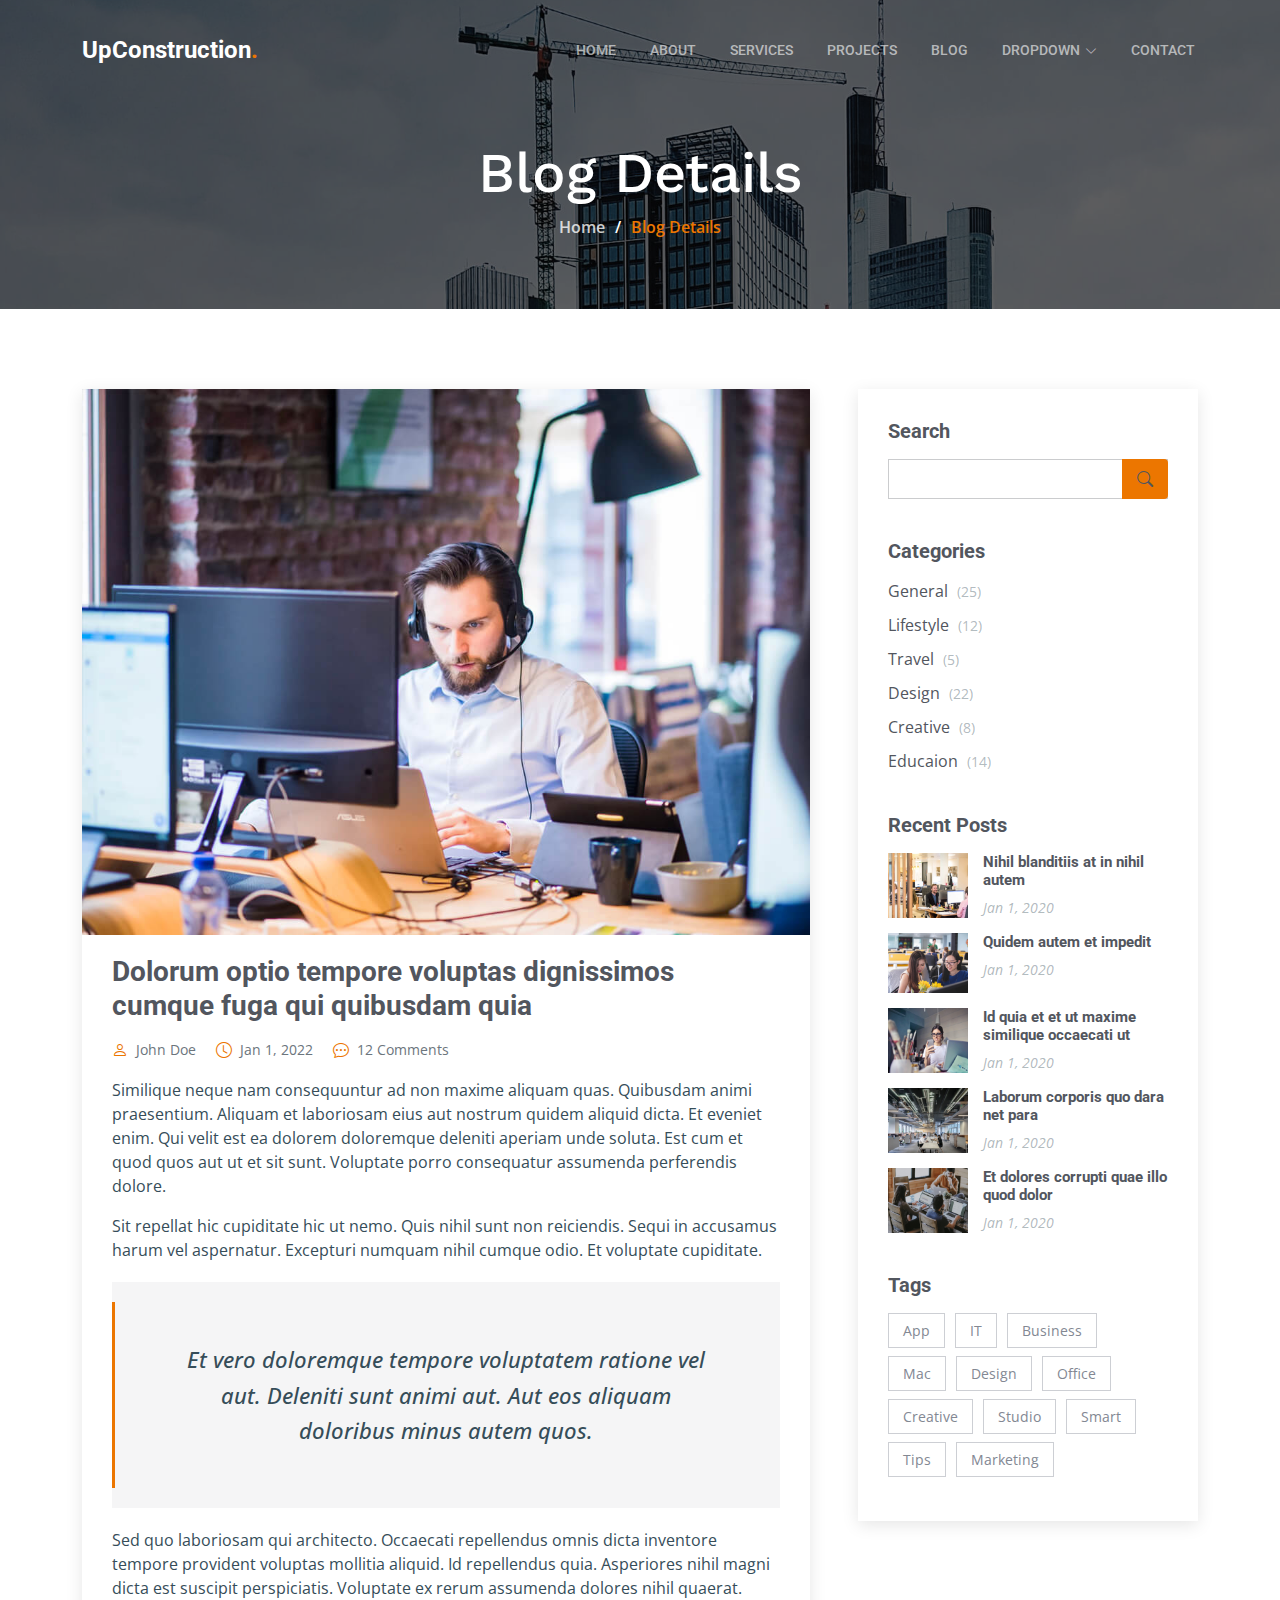
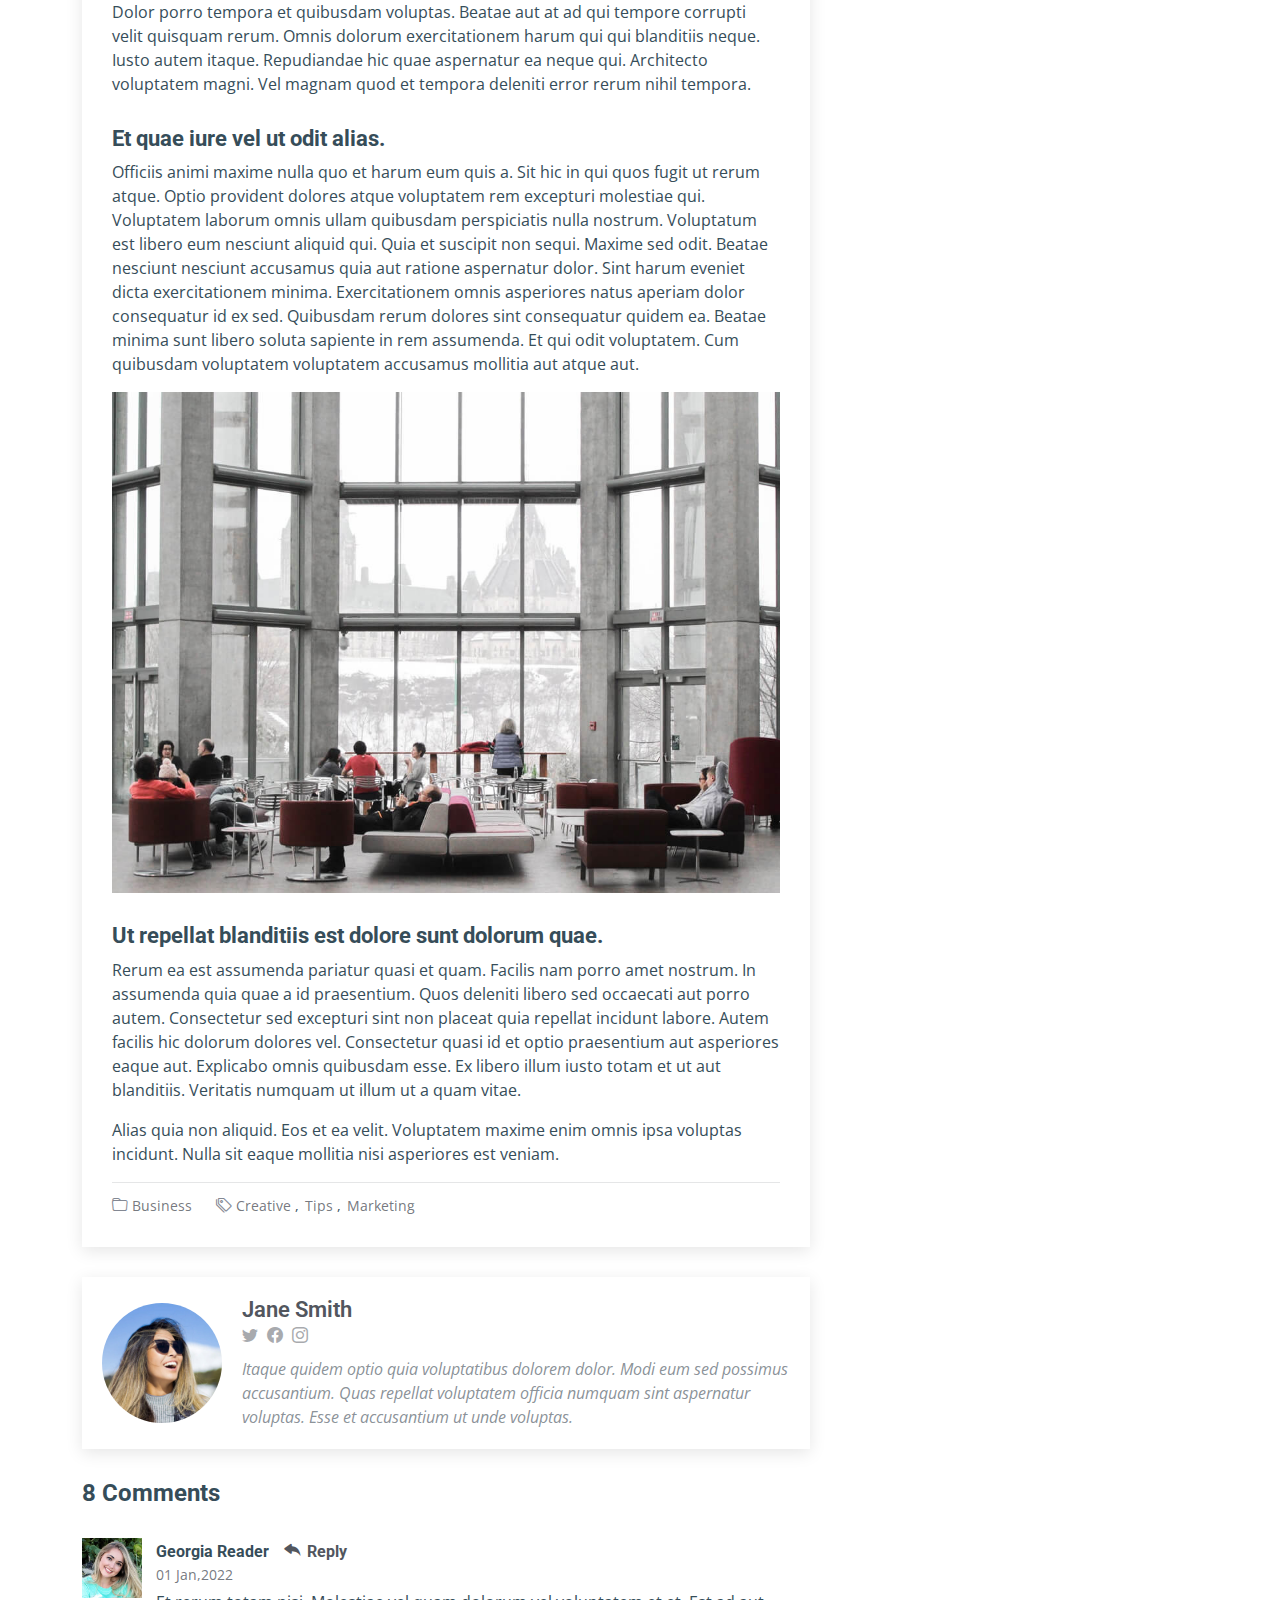
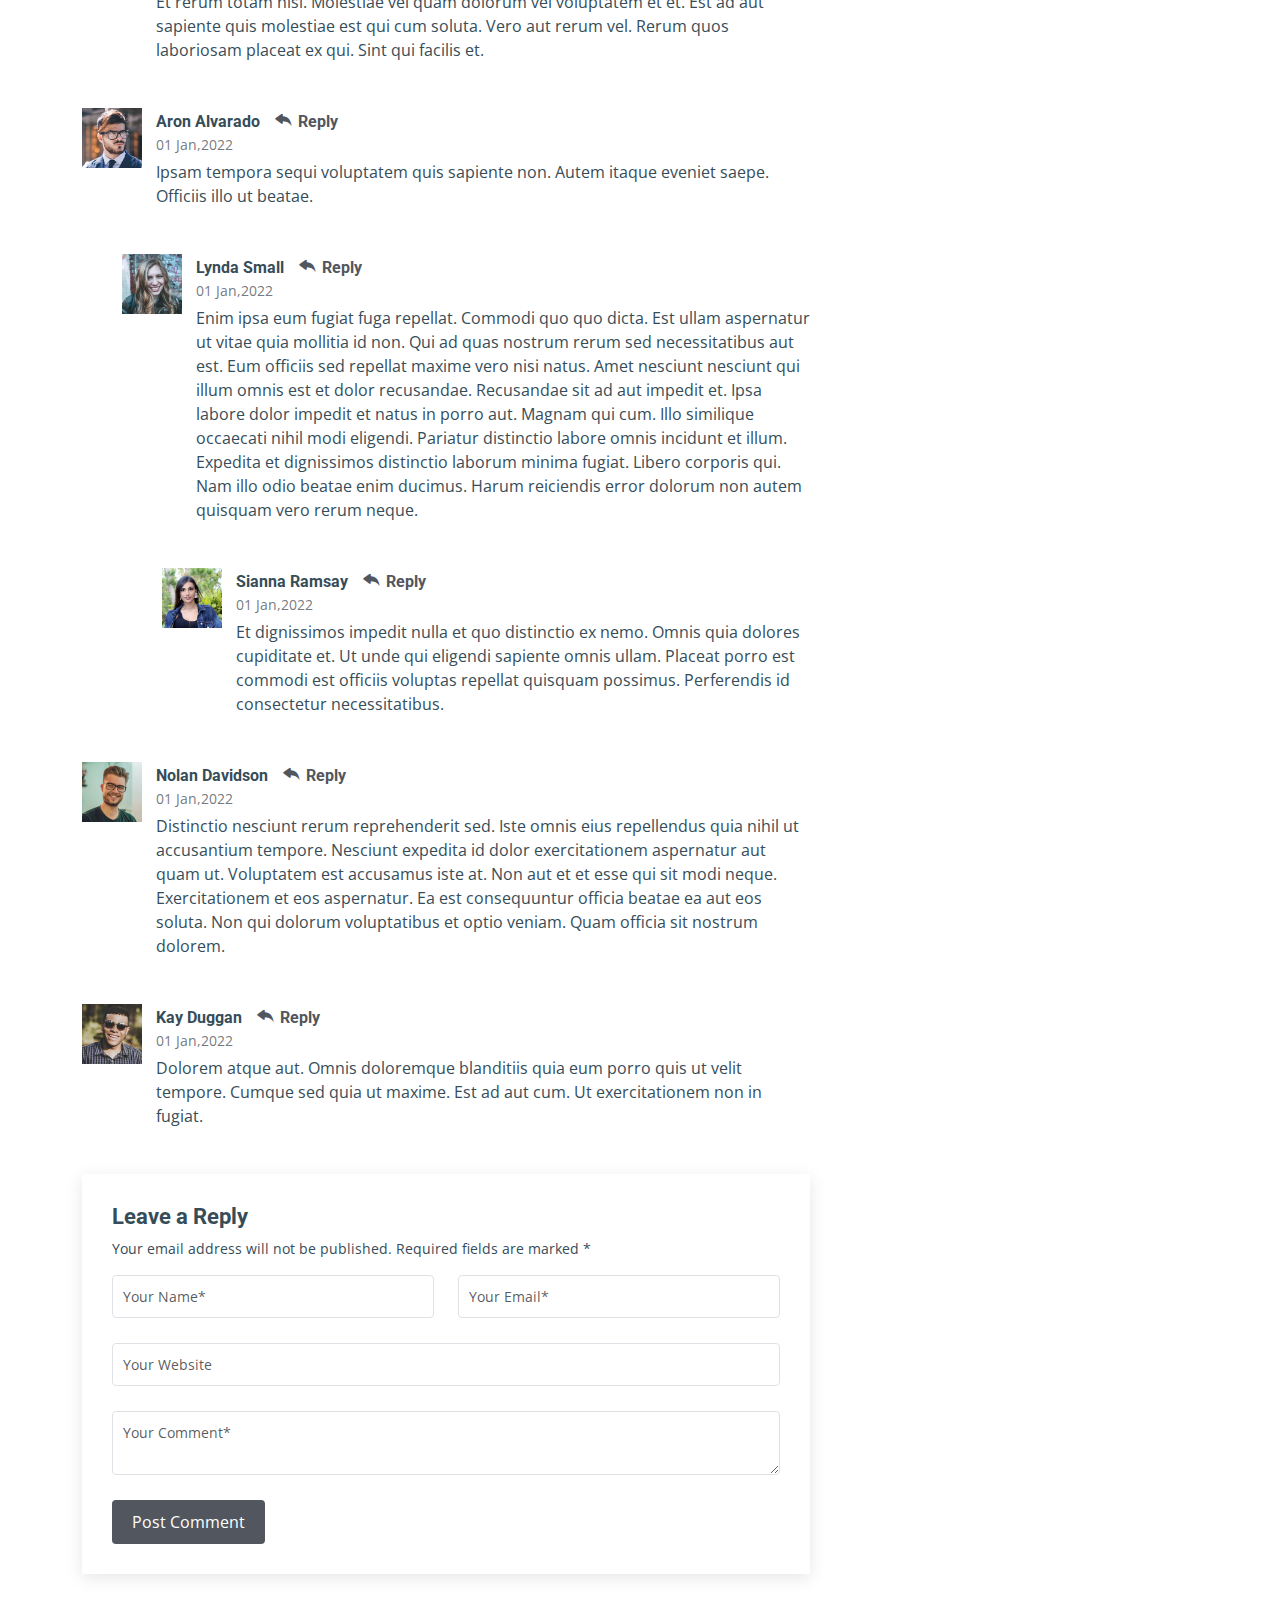
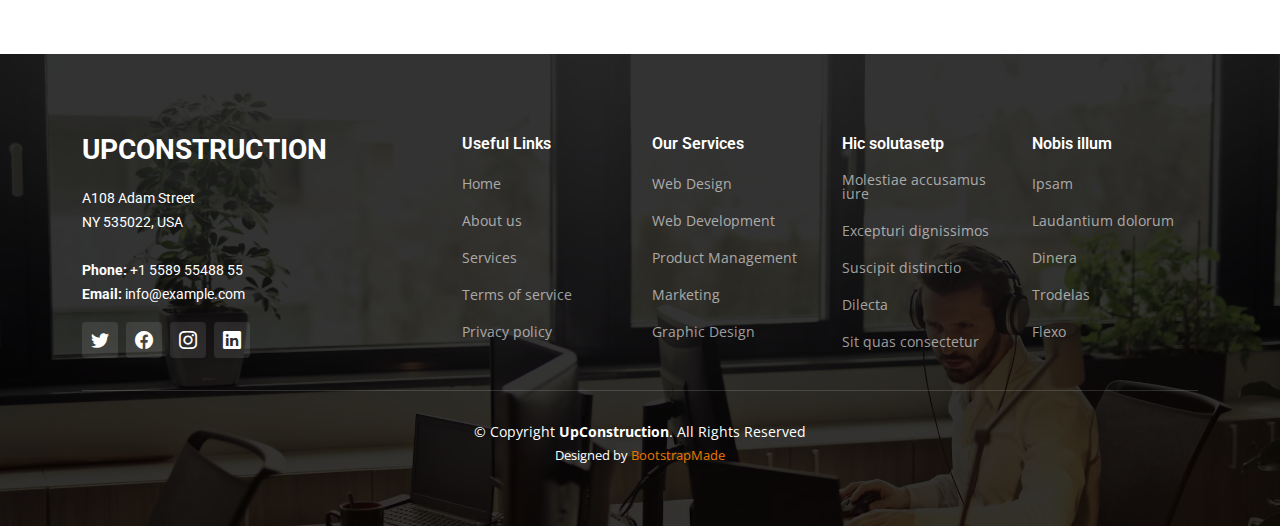
<file: blog-details.html>
<!DOCTYPE html>
<html lang="en">

<head>
  <meta charset="utf-8">
  <meta content="width=device-width, initial-scale=1.0" name="viewport">

  <title>UpConstruction Bootstrap Template - Blog Details</title>
  <meta content="" name="description">
  <meta content="" name="keywords">

  <!-- Favicons -->
  <link href="assets/img/favicon.png" rel="icon">
  <link href="assets/img/apple-touch-icon.png" rel="apple-touch-icon">

  <!-- Google Fonts -->
  <link rel="preconnect" href="https://fonts.googleapis.com">
  <link rel="preconnect" href="https://fonts.gstatic.com" crossorigin>
  <link href="https://fonts.googleapis.com/css2?family=Open+Sans:ital,wght@0,300;0,400;0,500;0,600;0,700;1,300;1,400;1,600;1,700&family=Roboto:ital,wght@0,300;0,400;0,500;0,600;0,700;1,300;1,400;1,500;1,600;1,700&family=Work+Sans:ital,wght@0,300;0,400;0,500;0,600;0,700;1,300;1,400;1,500;1,600;1,700&display=swap" rel="stylesheet">

  <!-- Vendor CSS Files -->
  <link href="assets/vendor/bootstrap/css/bootstrap.min.css" rel="stylesheet">
  <link href="assets/vendor/bootstrap-icons/bootstrap-icons.css" rel="stylesheet">
  <link href="assets/vendor/fontawesome-free/css/all.min.css" rel="stylesheet">
  <link href="assets/vendor/aos/aos.css" rel="stylesheet">
  <link href="assets/vendor/glightbox/css/glightbox.min.css" rel="stylesheet">
  <link href="assets/vendor/swiper/swiper-bundle.min.css" rel="stylesheet">

  <!-- Template Main CSS File -->
  <link href="assets/css/main.css" rel="stylesheet">

  <!-- =======================================================
  * Template Name: UpConstruction
  * Template URL: https://bootstrapmade.com/upconstruction-bootstrap-construction-website-template/
  * Updated: Mar 17 2024 with Bootstrap v5.3.3
  * Author: BootstrapMade.com
  * License: https://bootstrapmade.com/license/
  ======================================================== -->
</head>

<body>

  <!-- ======= Header ======= -->
  <header id="header" class="header d-flex align-items-center">
    <div class="container-fluid container-xl d-flex align-items-center justify-content-between">

      <a href="index.html" class="logo d-flex align-items-center">
        <!-- Uncomment the line below if you also wish to use an image logo -->
        <!-- <img src="assets/img/logo.png" alt=""> -->
        <h1>UpConstruction<span>.</span></h1>
      </a>

      <i class="mobile-nav-toggle mobile-nav-show bi bi-list"></i>
      <i class="mobile-nav-toggle mobile-nav-hide d-none bi bi-x"></i>
      <nav id="navbar" class="navbar">
        <ul>
          <li><a href="index.html">Home</a></li>
          <li><a href="about.html">About</a></li>
          <li><a href="services.html">Services</a></li>
          <li><a href="projects.html">Projects</a></li>
          <li><a href="blog.html">Blog</a></li>
          <li class="dropdown"><a href="#"><span>Dropdown</span> <i class="bi bi-chevron-down dropdown-indicator"></i></a>
            <ul>
              <li><a href="#">Dropdown 1</a></li>
              <li class="dropdown"><a href="#"><span>Deep Dropdown</span> <i class="bi bi-chevron-down dropdown-indicator"></i></a>
                <ul>
                  <li><a href="#">Deep Dropdown 1</a></li>
                  <li><a href="#">Deep Dropdown 2</a></li>
                  <li><a href="#">Deep Dropdown 3</a></li>
                  <li><a href="#">Deep Dropdown 4</a></li>
                  <li><a href="#">Deep Dropdown 5</a></li>
                </ul>
              </li>
              <li><a href="#">Dropdown 2</a></li>
              <li><a href="#">Dropdown 3</a></li>
              <li><a href="#">Dropdown 4</a></li>
            </ul>
          </li>
          <li><a href="contact.html">Contact</a></li>
        </ul>
      </nav><!-- .navbar -->

    </div>
  </header><!-- End Header -->

  <main id="main">

    <!-- ======= Breadcrumbs ======= -->
    <div class="breadcrumbs d-flex align-items-center" style="background-image: url('assets/img/breadcrumbs-bg.jpg');">
      <div class="container position-relative d-flex flex-column align-items-center" data-aos="fade">

        <h2>Blog Details</h2>
        <ol>
          <li><a href="index.html">Home</a></li>
          <li>Blog Details</li>
        </ol>

      </div>
    </div><!-- End Breadcrumbs -->

    <!-- ======= Blog Details Section ======= -->
    <section id="blog" class="blog">
      <div class="container" data-aos="fade-up" data-aos-delay="100">

        <div class="row g-5">

          <div class="col-lg-8">

            <article class="blog-details">

              <div class="post-img">
                <img src="assets/img/blog/blog-1.jpg" alt="" class="img-fluid">
              </div>

              <h2 class="title">Dolorum optio tempore voluptas dignissimos cumque fuga qui quibusdam quia</h2>

              <div class="meta-top">
                <ul>
                  <li class="d-flex align-items-center"><i class="bi bi-person"></i> <a href="blog-details.html">John Doe</a></li>
                  <li class="d-flex align-items-center"><i class="bi bi-clock"></i> <a href="blog-details.html"><time datetime="2020-01-01">Jan 1, 2022</time></a></li>
                  <li class="d-flex align-items-center"><i class="bi bi-chat-dots"></i> <a href="blog-details.html">12 Comments</a></li>
                </ul>
              </div><!-- End meta top -->

              <div class="content">
                <p>
                  Similique neque nam consequuntur ad non maxime aliquam quas. Quibusdam animi praesentium. Aliquam et laboriosam eius aut nostrum quidem aliquid dicta.
                  Et eveniet enim. Qui velit est ea dolorem doloremque deleniti aperiam unde soluta. Est cum et quod quos aut ut et sit sunt. Voluptate porro consequatur assumenda perferendis dolore.
                </p>

                <p>
                  Sit repellat hic cupiditate hic ut nemo. Quis nihil sunt non reiciendis. Sequi in accusamus harum vel aspernatur. Excepturi numquam nihil cumque odio. Et voluptate cupiditate.
                </p>

                <blockquote>
                  <p>
                    Et vero doloremque tempore voluptatem ratione vel aut. Deleniti sunt animi aut. Aut eos aliquam doloribus minus autem quos.
                  </p>
                </blockquote>

                <p>
                  Sed quo laboriosam qui architecto. Occaecati repellendus omnis dicta inventore tempore provident voluptas mollitia aliquid. Id repellendus quia. Asperiores nihil magni dicta est suscipit perspiciatis. Voluptate ex rerum assumenda dolores nihil quaerat.
                  Dolor porro tempora et quibusdam voluptas. Beatae aut at ad qui tempore corrupti velit quisquam rerum. Omnis dolorum exercitationem harum qui qui blanditiis neque.
                  Iusto autem itaque. Repudiandae hic quae aspernatur ea neque qui. Architecto voluptatem magni. Vel magnam quod et tempora deleniti error rerum nihil tempora.
                </p>

                <h3>Et quae iure vel ut odit alias.</h3>
                <p>
                  Officiis animi maxime nulla quo et harum eum quis a. Sit hic in qui quos fugit ut rerum atque. Optio provident dolores atque voluptatem rem excepturi molestiae qui. Voluptatem laborum omnis ullam quibusdam perspiciatis nulla nostrum. Voluptatum est libero eum nesciunt aliquid qui.
                  Quia et suscipit non sequi. Maxime sed odit. Beatae nesciunt nesciunt accusamus quia aut ratione aspernatur dolor. Sint harum eveniet dicta exercitationem minima. Exercitationem omnis asperiores natus aperiam dolor consequatur id ex sed. Quibusdam rerum dolores sint consequatur quidem ea.
                  Beatae minima sunt libero soluta sapiente in rem assumenda. Et qui odit voluptatem. Cum quibusdam voluptatem voluptatem accusamus mollitia aut atque aut.
                </p>
                <img src="assets/img/blog/blog-inside-post.jpg" class="img-fluid" alt="">

                <h3>Ut repellat blanditiis est dolore sunt dolorum quae.</h3>
                <p>
                  Rerum ea est assumenda pariatur quasi et quam. Facilis nam porro amet nostrum. In assumenda quia quae a id praesentium. Quos deleniti libero sed occaecati aut porro autem. Consectetur sed excepturi sint non placeat quia repellat incidunt labore. Autem facilis hic dolorum dolores vel.
                  Consectetur quasi id et optio praesentium aut asperiores eaque aut. Explicabo omnis quibusdam esse. Ex libero illum iusto totam et ut aut blanditiis. Veritatis numquam ut illum ut a quam vitae.
                </p>
                <p>
                  Alias quia non aliquid. Eos et ea velit. Voluptatem maxime enim omnis ipsa voluptas incidunt. Nulla sit eaque mollitia nisi asperiores est veniam.
                </p>

              </div><!-- End post content -->

              <div class="meta-bottom">
                <i class="bi bi-folder"></i>
                <ul class="cats">
                  <li><a href="#">Business</a></li>
                </ul>

                <i class="bi bi-tags"></i>
                <ul class="tags">
                  <li><a href="#">Creative</a></li>
                  <li><a href="#">Tips</a></li>
                  <li><a href="#">Marketing</a></li>
                </ul>
              </div><!-- End meta bottom -->

            </article><!-- End blog post -->

            <div class="post-author d-flex align-items-center">
              <img src="assets/img/blog/blog-author.jpg" class="rounded-circle flex-shrink-0" alt="">
              <div>
                <h4>Jane Smith</h4>
                <div class="social-links">
                  <a href="https://twitters.com/#"><i class="bi bi-twitter"></i></a>
                  <a href="https://facebook.com/#"><i class="bi bi-facebook"></i></a>
                  <a href="https://instagram.com/#"><i class="biu bi-instagram"></i></a>
                </div>
                <p>
                  Itaque quidem optio quia voluptatibus dolorem dolor. Modi eum sed possimus accusantium. Quas repellat voluptatem officia numquam sint aspernatur voluptas. Esse et accusantium ut unde voluptas.
                </p>
              </div>
            </div><!-- End post author -->

            <div class="comments">

              <h4 class="comments-count">8 Comments</h4>

              <div id="comment-1" class="comment">
                <div class="d-flex">
                  <div class="comment-img"><img src="assets/img/blog/comments-1.jpg" alt=""></div>
                  <div>
                    <h5><a href="">Georgia Reader</a> <a href="#" class="reply"><i class="bi bi-reply-fill"></i> Reply</a></h5>
                    <time datetime="2020-01-01">01 Jan,2022</time>
                    <p>
                      Et rerum totam nisi. Molestiae vel quam dolorum vel voluptatem et et. Est ad aut sapiente quis molestiae est qui cum soluta.
                      Vero aut rerum vel. Rerum quos laboriosam placeat ex qui. Sint qui facilis et.
                    </p>
                  </div>
                </div>
              </div><!-- End comment #1 -->

              <div id="comment-2" class="comment">
                <div class="d-flex">
                  <div class="comment-img"><img src="assets/img/blog/comments-2.jpg" alt=""></div>
                  <div>
                    <h5><a href="">Aron Alvarado</a> <a href="#" class="reply"><i class="bi bi-reply-fill"></i> Reply</a></h5>
                    <time datetime="2020-01-01">01 Jan,2022</time>
                    <p>
                      Ipsam tempora sequi voluptatem quis sapiente non. Autem itaque eveniet saepe. Officiis illo ut beatae.
                    </p>
                  </div>
                </div>

                <div id="comment-reply-1" class="comment comment-reply">
                  <div class="d-flex">
                    <div class="comment-img"><img src="assets/img/blog/comments-3.jpg" alt=""></div>
                    <div>
                      <h5><a href="">Lynda Small</a> <a href="#" class="reply"><i class="bi bi-reply-fill"></i> Reply</a></h5>
                      <time datetime="2020-01-01">01 Jan,2022</time>
                      <p>
                        Enim ipsa eum fugiat fuga repellat. Commodi quo quo dicta. Est ullam aspernatur ut vitae quia mollitia id non. Qui ad quas nostrum rerum sed necessitatibus aut est. Eum officiis sed repellat maxime vero nisi natus. Amet nesciunt nesciunt qui illum omnis est et dolor recusandae.

                        Recusandae sit ad aut impedit et. Ipsa labore dolor impedit et natus in porro aut. Magnam qui cum. Illo similique occaecati nihil modi eligendi. Pariatur distinctio labore omnis incidunt et illum. Expedita et dignissimos distinctio laborum minima fugiat.

                        Libero corporis qui. Nam illo odio beatae enim ducimus. Harum reiciendis error dolorum non autem quisquam vero rerum neque.
                      </p>
                    </div>
                  </div>

                  <div id="comment-reply-2" class="comment comment-reply">
                    <div class="d-flex">
                      <div class="comment-img"><img src="assets/img/blog/comments-4.jpg" alt=""></div>
                      <div>
                        <h5><a href="">Sianna Ramsay</a> <a href="#" class="reply"><i class="bi bi-reply-fill"></i> Reply</a></h5>
                        <time datetime="2020-01-01">01 Jan,2022</time>
                        <p>
                          Et dignissimos impedit nulla et quo distinctio ex nemo. Omnis quia dolores cupiditate et. Ut unde qui eligendi sapiente omnis ullam. Placeat porro est commodi est officiis voluptas repellat quisquam possimus. Perferendis id consectetur necessitatibus.
                        </p>
                      </div>
                    </div>

                  </div><!-- End comment reply #2-->

                </div><!-- End comment reply #1-->

              </div><!-- End comment #2-->

              <div id="comment-3" class="comment">
                <div class="d-flex">
                  <div class="comment-img"><img src="assets/img/blog/comments-5.jpg" alt=""></div>
                  <div>
                    <h5><a href="">Nolan Davidson</a> <a href="#" class="reply"><i class="bi bi-reply-fill"></i> Reply</a></h5>
                    <time datetime="2020-01-01">01 Jan,2022</time>
                    <p>
                      Distinctio nesciunt rerum reprehenderit sed. Iste omnis eius repellendus quia nihil ut accusantium tempore. Nesciunt expedita id dolor exercitationem aspernatur aut quam ut. Voluptatem est accusamus iste at.
                      Non aut et et esse qui sit modi neque. Exercitationem et eos aspernatur. Ea est consequuntur officia beatae ea aut eos soluta. Non qui dolorum voluptatibus et optio veniam. Quam officia sit nostrum dolorem.
                    </p>
                  </div>
                </div>

              </div><!-- End comment #3 -->

              <div id="comment-4" class="comment">
                <div class="d-flex">
                  <div class="comment-img"><img src="assets/img/blog/comments-6.jpg" alt=""></div>
                  <div>
                    <h5><a href="">Kay Duggan</a> <a href="#" class="reply"><i class="bi bi-reply-fill"></i> Reply</a></h5>
                    <time datetime="2020-01-01">01 Jan,2022</time>
                    <p>
                      Dolorem atque aut. Omnis doloremque blanditiis quia eum porro quis ut velit tempore. Cumque sed quia ut maxime. Est ad aut cum. Ut exercitationem non in fugiat.
                    </p>
                  </div>
                </div>

              </div><!-- End comment #4 -->

              <div class="reply-form">

                <h4>Leave a Reply</h4>
                <p>Your email address will not be published. Required fields are marked * </p>
                <form action="">
                  <div class="row">
                    <div class="col-md-6 form-group">
                      <input name="name" type="text" class="form-control" placeholder="Your Name*">
                    </div>
                    <div class="col-md-6 form-group">
                      <input name="email" type="text" class="form-control" placeholder="Your Email*">
                    </div>
                  </div>
                  <div class="row">
                    <div class="col form-group">
                      <input name="website" type="text" class="form-control" placeholder="Your Website">
                    </div>
                  </div>
                  <div class="row">
                    <div class="col form-group">
                      <textarea name="comment" class="form-control" placeholder="Your Comment*"></textarea>
                    </div>
                  </div>
                  <button type="submit" class="btn btn-primary">Post Comment</button>

                </form>

              </div>

            </div><!-- End blog comments -->

          </div>

          <div class="col-lg-4">

            <div class="sidebar">

              <div class="sidebar-item search-form">
                <h3 class="sidebar-title">Search</h3>
                <form action="" class="mt-3">
                  <input type="text">
                  <button type="submit"><i class="bi bi-search"></i></button>
                </form>
              </div><!-- End sidebar search formn-->

              <div class="sidebar-item categories">
                <h3 class="sidebar-title">Categories</h3>
                <ul class="mt-3">
                  <li><a href="#">General <span>(25)</span></a></li>
                  <li><a href="#">Lifestyle <span>(12)</span></a></li>
                  <li><a href="#">Travel <span>(5)</span></a></li>
                  <li><a href="#">Design <span>(22)</span></a></li>
                  <li><a href="#">Creative <span>(8)</span></a></li>
                  <li><a href="#">Educaion <span>(14)</span></a></li>
                </ul>
              </div><!-- End sidebar categories-->

              <div class="sidebar-item recent-posts">
                <h3 class="sidebar-title">Recent Posts</h3>

                <div class="mt-3">

                  <div class="post-item mt-3">
                    <img src="assets/img/blog/blog-recent-1.jpg" alt="">
                    <div>
                      <h4><a href="blog-details.html">Nihil blanditiis at in nihil autem</a></h4>
                      <time datetime="2020-01-01">Jan 1, 2020</time>
                    </div>
                  </div><!-- End recent post item-->

                  <div class="post-item">
                    <img src="assets/img/blog/blog-recent-2.jpg" alt="">
                    <div>
                      <h4><a href="blog-details.html">Quidem autem et impedit</a></h4>
                      <time datetime="2020-01-01">Jan 1, 2020</time>
                    </div>
                  </div><!-- End recent post item-->

                  <div class="post-item">
                    <img src="assets/img/blog/blog-recent-3.jpg" alt="">
                    <div>
                      <h4><a href="blog-details.html">Id quia et et ut maxime similique occaecati ut</a></h4>
                      <time datetime="2020-01-01">Jan 1, 2020</time>
                    </div>
                  </div><!-- End recent post item-->

                  <div class="post-item">
                    <img src="assets/img/blog/blog-recent-4.jpg" alt="">
                    <div>
                      <h4><a href="blog-details.html">Laborum corporis quo dara net para</a></h4>
                      <time datetime="2020-01-01">Jan 1, 2020</time>
                    </div>
                  </div><!-- End recent post item-->

                  <div class="post-item">
                    <img src="assets/img/blog/blog-recent-5.jpg" alt="">
                    <div>
                      <h4><a href="blog-details.html">Et dolores corrupti quae illo quod dolor</a></h4>
                      <time datetime="2020-01-01">Jan 1, 2020</time>
                    </div>
                  </div><!-- End recent post item-->

                </div>

              </div><!-- End sidebar recent posts-->

              <div class="sidebar-item tags">
                <h3 class="sidebar-title">Tags</h3>
                <ul class="mt-3">
                  <li><a href="#">App</a></li>
                  <li><a href="#">IT</a></li>
                  <li><a href="#">Business</a></li>
                  <li><a href="#">Mac</a></li>
                  <li><a href="#">Design</a></li>
                  <li><a href="#">Office</a></li>
                  <li><a href="#">Creative</a></li>
                  <li><a href="#">Studio</a></li>
                  <li><a href="#">Smart</a></li>
                  <li><a href="#">Tips</a></li>
                  <li><a href="#">Marketing</a></li>
                </ul>
              </div><!-- End sidebar tags-->

            </div><!-- End Blog Sidebar -->

          </div>
        </div>

      </div>
    </section><!-- End Blog Details Section -->

  </main><!-- End #main -->

  <!-- ======= Footer ======= -->
  <footer id="footer" class="footer">

    <div class="footer-content position-relative">
      <div class="container">
        <div class="row">

          <div class="col-lg-4 col-md-6">
            <div class="footer-info">
              <h3>UpConstruction</h3>
              <p>
                A108 Adam Street <br>
                NY 535022, USA<br><br>
                <strong>Phone:</strong> +1 5589 55488 55<br>
                <strong>Email:</strong> info@example.com<br>
              </p>
              <div class="social-links d-flex mt-3">
                <a href="#" class="d-flex align-items-center justify-content-center"><i class="bi bi-twitter"></i></a>
                <a href="#" class="d-flex align-items-center justify-content-center"><i class="bi bi-facebook"></i></a>
                <a href="#" class="d-flex align-items-center justify-content-center"><i class="bi bi-instagram"></i></a>
                <a href="#" class="d-flex align-items-center justify-content-center"><i class="bi bi-linkedin"></i></a>
              </div>
            </div>
          </div><!-- End footer info column-->

          <div class="col-lg-2 col-md-3 footer-links">
            <h4>Useful Links</h4>
            <ul>
              <li><a href="#">Home</a></li>
              <li><a href="#">About us</a></li>
              <li><a href="#">Services</a></li>
              <li><a href="#">Terms of service</a></li>
              <li><a href="#">Privacy policy</a></li>
            </ul>
          </div><!-- End footer links column-->

          <div class="col-lg-2 col-md-3 footer-links">
            <h4>Our Services</h4>
            <ul>
              <li><a href="#">Web Design</a></li>
              <li><a href="#">Web Development</a></li>
              <li><a href="#">Product Management</a></li>
              <li><a href="#">Marketing</a></li>
              <li><a href="#">Graphic Design</a></li>
            </ul>
          </div><!-- End footer links column-->

          <div class="col-lg-2 col-md-3 footer-links">
            <h4>Hic solutasetp</h4>
            <ul>
              <li><a href="#">Molestiae accusamus iure</a></li>
              <li><a href="#">Excepturi dignissimos</a></li>
              <li><a href="#">Suscipit distinctio</a></li>
              <li><a href="#">Dilecta</a></li>
              <li><a href="#">Sit quas consectetur</a></li>
            </ul>
          </div><!-- End footer links column-->

          <div class="col-lg-2 col-md-3 footer-links">
            <h4>Nobis illum</h4>
            <ul>
              <li><a href="#">Ipsam</a></li>
              <li><a href="#">Laudantium dolorum</a></li>
              <li><a href="#">Dinera</a></li>
              <li><a href="#">Trodelas</a></li>
              <li><a href="#">Flexo</a></li>
            </ul>
          </div><!-- End footer links column-->

        </div>
      </div>
    </div>

    <div class="footer-legal text-center position-relative">
      <div class="container">
        <div class="copyright">
          &copy; Copyright <strong><span>UpConstruction</span></strong>. All Rights Reserved
        </div>
        <div class="credits">
          <!-- All the links in the footer should remain intact. -->
          <!-- You can delete the links only if you purchased the pro version. -->
          <!-- Licensing information: https://bootstrapmade.com/license/ -->
          <!-- Purchase the pro version with working PHP/AJAX contact form: https://bootstrapmade.com/upconstruction-bootstrap-construction-website-template/ -->
          Designed by <a href="https://bootstrapmade.com/">BootstrapMade</a>
        </div>
      </div>
    </div>

  </footer>
  <!-- End Footer -->

  <a href="#" class="scroll-top d-flex align-items-center justify-content-center"><i class="bi bi-arrow-up-short"></i></a>

  <div id="preloader"></div>

  <!-- Vendor JS Files -->
  <script src="assets/vendor/bootstrap/js/bootstrap.bundle.min.js"></script>
  <script src="assets/vendor/aos/aos.js"></script>
  <script src="assets/vendor/glightbox/js/glightbox.min.js"></script>
  <script src="assets/vendor/isotope-layout/isotope.pkgd.min.js"></script>
  <script src="assets/vendor/swiper/swiper-bundle.min.js"></script>
  <script src="assets/vendor/purecounter/purecounter_vanilla.js"></script>
  <script src="assets/vendor/php-email-form/validate.js"></script>

  <!-- Template Main JS File -->
  <script src="assets/js/main.js"></script>

</body>

</html>
</file>
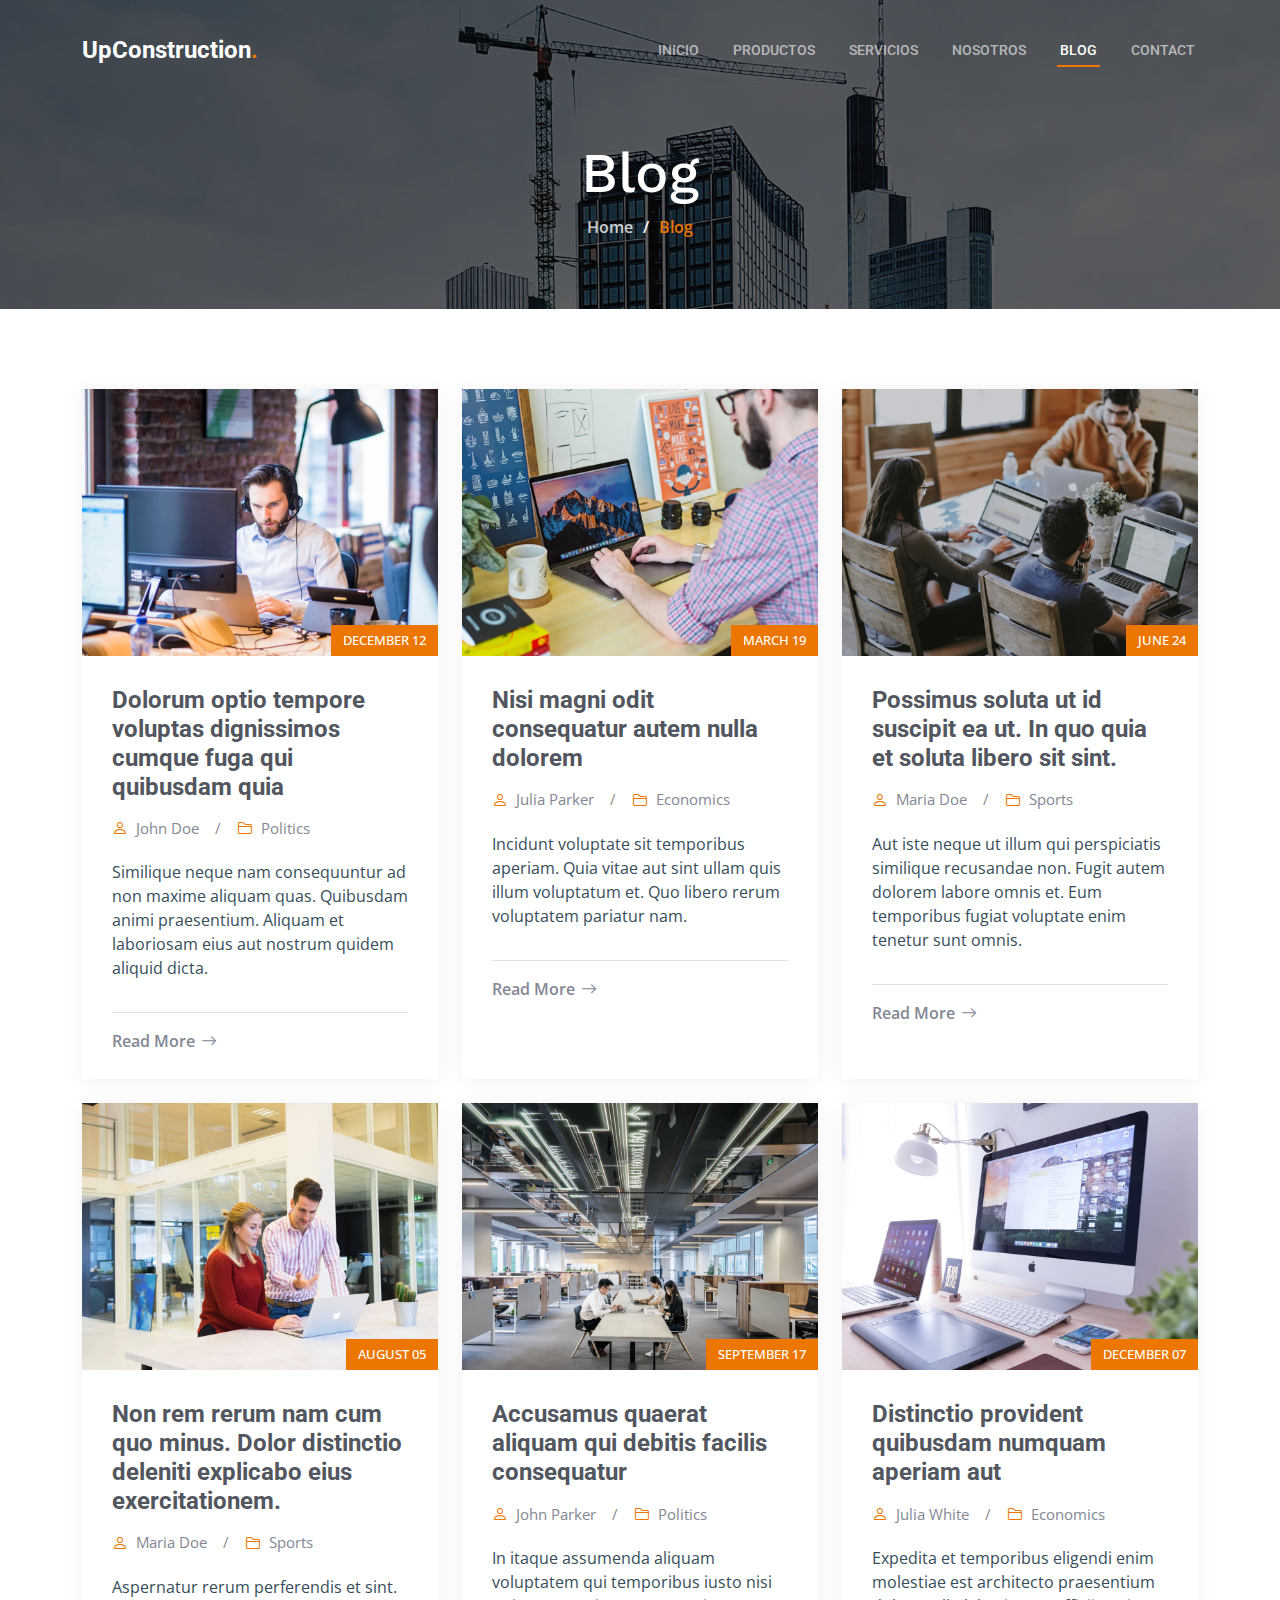
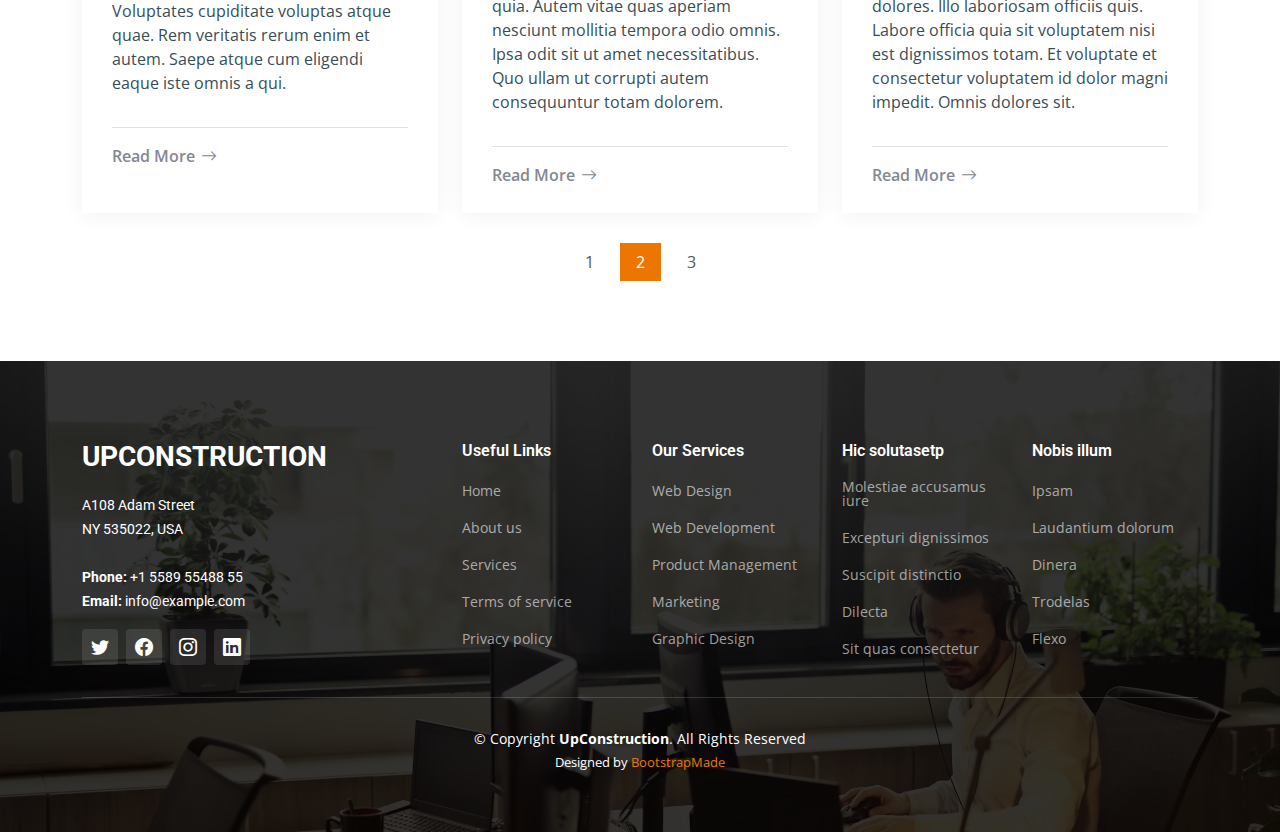
<file: blog.html>
<!DOCTYPE html>
<html lang="en">

<head>
  <meta charset="utf-8">
  <meta content="width=device-width, initial-scale=1.0" name="viewport">

  <title>UpConstruction Bootstrap Template - Blog</title>
  <meta content="" name="description">
  <meta content="" name="keywords">

  <!-- Favicons -->
  <link href="assets/img/favicon.png" rel="icon">
  <link href="assets/img/apple-touch-icon.png" rel="apple-touch-icon">

  <!-- Google Fonts -->
  <link rel="preconnect" href="https://fonts.googleapis.com">
  <link rel="preconnect" href="https://fonts.gstatic.com" crossorigin>
  <link href="https://fonts.googleapis.com/css2?family=Open+Sans:ital,wght@0,300;0,400;0,500;0,600;0,700;1,300;1,400;1,600;1,700&family=Roboto:ital,wght@0,300;0,400;0,500;0,600;0,700;1,300;1,400;1,500;1,600;1,700&family=Work+Sans:ital,wght@0,300;0,400;0,500;0,600;0,700;1,300;1,400;1,500;1,600;1,700&display=swap" rel="stylesheet">

  <!-- Vendor CSS Files -->
  <link href="assets/vendor/bootstrap/css/bootstrap.min.css" rel="stylesheet">
  <link href="assets/vendor/bootstrap-icons/bootstrap-icons.css" rel="stylesheet">
  <link href="assets/vendor/fontawesome-free/css/all.min.css" rel="stylesheet">
  <link href="assets/vendor/aos/aos.css" rel="stylesheet">
  <link href="assets/vendor/glightbox/css/glightbox.min.css" rel="stylesheet">
  <link href="assets/vendor/swiper/swiper-bundle.min.css" rel="stylesheet">

  <!-- Template Main CSS File -->
  <link href="assets/css/main.css" rel="stylesheet">

  <!-- =======================================================
  * Template Name: UpConstruction
  * Template URL: https://bootstrapmade.com/upconstruction-bootstrap-construction-website-template/
  * Updated: Mar 17 2024 with Bootstrap v5.3.3
  * Author: BootstrapMade.com
  * License: https://bootstrapmade.com/license/
  ======================================================== -->
</head>

<body>

  <!-- ======= Header ======= -->
  <header id="header" class="header d-flex align-items-center">
    <div class="container-fluid container-xl d-flex align-items-center justify-content-between">

      <a href="index.html" class="logo d-flex align-items-center">
        <!-- Uncomment the line below if you also wish to use an image logo -->
        <!-- <img src="assets/img/logo.png" alt=""> -->
        <h1>UpConstruction<span>.</span></h1>
      </a>

      <i class="mobile-nav-toggle mobile-nav-show bi bi-list"></i>
      <i class="mobile-nav-toggle mobile-nav-hide d-none bi bi-x"></i>
      <nav id="navbar" class="navbar">
        <ul>
          <li><a href="index.html">Inicio</a></li>
          <li><a href="productos.html">Productos</a></li>
          <li><a href="servicios.html">Servicios</a></li>
          <li><a href="about.html">Nosotros</a></li>
          <li><a href="blog.html" class="active">Blog</a></li>
          <!-- <li class="dropdown"><a href="#"><span>Dropdown</span> <i class="bi bi-chevron-down dropdown-indicator"></i></a>
            <ul>
              <li><a href="#">Dropdown 1</a></li>
              <li class="dropdown"><a href="#"><span>Deep Dropdown</span> <i class="bi bi-chevron-down dropdown-indicator"></i></a>
                <ul>
                  <li><a href="#">Deep Dropdown 1</a></li>
                  <li><a href="#">Deep Dropdown 2</a></li>
                  <li><a href="#">Deep Dropdown 3</a></li>
                  <li><a href="#">Deep Dropdown 4</a></li>
                  <li><a href="#">Deep Dropdown 5</a></li>
                </ul>
              </li>
              <li><a href="#">Dropdown 2</a></li>
              <li><a href="#">Dropdown 3</a></li>
              <li><a href="#">Dropdown 4</a></li>
            </ul>
          </li> -->
          <li><a href="contact.html">Contact</a></li>
        </ul>
      </nav><!-- .navbar -->

    </div>
  </header><!-- End Header -->

  <main id="main">

    <!-- ======= Breadcrumbs ======= -->
    <div class="breadcrumbs d-flex align-items-center" style="background-image: url('assets/img/breadcrumbs-bg.jpg');">
      <div class="container position-relative d-flex flex-column align-items-center" data-aos="fade">

        <h2>Blog</h2>
        <ol>
          <li><a href="index.html">Home</a></li>
          <li>Blog</li>
        </ol>

      </div>
    </div><!-- End Breadcrumbs -->

    <!-- ======= Blog Section ======= -->
    <section id="blog" class="blog">
      <div class="container" data-aos="fade-up" data-aos-delay="100">

        <div class="row gy-4 posts-list">

          <div class="col-xl-4 col-md-6">
            <div class="post-item position-relative h-100">

              <div class="post-img position-relative overflow-hidden">
                <img src="assets/img/blog/blog-1.jpg" class="img-fluid" alt="">
                <span class="post-date">December 12</span>
              </div>

              <div class="post-content d-flex flex-column">

                <h3 class="post-title">Dolorum optio tempore voluptas dignissimos cumque fuga qui quibusdam quia</h3>

                <div class="meta d-flex align-items-center">
                  <div class="d-flex align-items-center">
                    <i class="bi bi-person"></i> <span class="ps-2">John Doe</span>
                  </div>
                  <span class="px-3 text-black-50">/</span>
                  <div class="d-flex align-items-center">
                    <i class="bi bi-folder2"></i> <span class="ps-2">Politics</span>
                  </div>
                </div>

                <p>
                  Similique neque nam consequuntur ad non maxime aliquam quas. Quibusdam animi praesentium. Aliquam et laboriosam eius aut nostrum quidem aliquid dicta.
                </p>

                <hr>

                <a href="blog-details.html" class="readmore stretched-link"><span>Read More</span><i class="bi bi-arrow-right"></i></a>

              </div>

            </div>
          </div><!-- End post list item -->

          <div class="col-xl-4 col-md-6">
            <div class="post-item position-relative h-100">

              <div class="post-img position-relative overflow-hidden">
                <img src="assets/img/blog/blog-2.jpg" class="img-fluid" alt="">
                <span class="post-date">March 19</span>
              </div>

              <div class="post-content d-flex flex-column">

                <h3 class="post-title">Nisi magni odit consequatur autem nulla dolorem</h3>

                <div class="meta d-flex align-items-center">
                  <div class="d-flex align-items-center">
                    <i class="bi bi-person"></i> <span class="ps-2">Julia Parker</span>
                  </div>
                  <span class="px-3 text-black-50">/</span>
                  <div class="d-flex align-items-center">
                    <i class="bi bi-folder2"></i> <span class="ps-2">Economics</span>
                  </div>
                </div>

                <p>
                  Incidunt voluptate sit temporibus aperiam. Quia vitae aut sint ullam quis illum voluptatum et. Quo libero rerum voluptatem pariatur nam.
                </p>

                <hr>

                <a href="blog-details.html" class="readmore stretched-link"><span>Read More</span><i class="bi bi-arrow-right"></i></a>

              </div>

            </div>
          </div><!-- End post list item -->

          <div class="col-xl-4 col-md-6">
            <div class="post-item position-relative h-100">

              <div class="post-img position-relative overflow-hidden">
                <img src="assets/img/blog/blog-3.jpg" class="img-fluid" alt="">
                <span class="post-date">June 24</span>
              </div>

              <div class="post-content d-flex flex-column">

                <h3 class="post-title">Possimus soluta ut id suscipit ea ut. In quo quia et soluta libero sit sint.</h3>

                <div class="meta d-flex align-items-center">
                  <div class="d-flex align-items-center">
                    <i class="bi bi-person"></i> <span class="ps-2">Maria Doe</span>
                  </div>
                  <span class="px-3 text-black-50">/</span>
                  <div class="d-flex align-items-center">
                    <i class="bi bi-folder2"></i> <span class="ps-2">Sports</span>
                  </div>
                </div>

                <p>
                  Aut iste neque ut illum qui perspiciatis similique recusandae non. Fugit autem dolorem labore omnis et. Eum temporibus fugiat voluptate enim tenetur sunt omnis.
                </p>

                <hr>

                <a href="blog-details.html" class="readmore stretched-link"><span>Read More</span><i class="bi bi-arrow-right"></i></a>

              </div>

            </div>
          </div><!-- End post list item -->

          <div class="col-xl-4 col-md-6">
            <div class="post-item position-relative h-100">

              <div class="post-img position-relative overflow-hidden">
                <img src="assets/img/blog/blog-4.jpg" class="img-fluid" alt="">
                <span class="post-date">August 05</span>
              </div>

              <div class="post-content d-flex flex-column">

                <h3 class="post-title">Non rem rerum nam cum quo minus. Dolor distinctio deleniti explicabo eius exercitationem.</h3>

                <div class="meta d-flex align-items-center">
                  <div class="d-flex align-items-center">
                    <i class="bi bi-person"></i> <span class="ps-2">Maria Doe</span>
                  </div>
                  <span class="px-3 text-black-50">/</span>
                  <div class="d-flex align-items-center">
                    <i class="bi bi-folder2"></i> <span class="ps-2">Sports</span>
                  </div>
                </div>

                <p>
                  Aspernatur rerum perferendis et sint. Voluptates cupiditate voluptas atque quae. Rem veritatis rerum enim et autem. Saepe atque cum eligendi eaque iste omnis a qui.
                </p>

                <hr>

                <a href="blog-details.html" class="readmore stretched-link"><span>Read More</span><i class="bi bi-arrow-right"></i></a>

              </div>

            </div>
          </div><!-- End post list item -->

          <div class="col-xl-4 col-md-6">
            <div class="post-item position-relative h-100">

              <div class="post-img position-relative overflow-hidden">
                <img src="assets/img/blog/blog-5.jpg" class="img-fluid" alt="">
                <span class="post-date">September 17</span>
              </div>

              <div class="post-content d-flex flex-column">

                <h3 class="post-title">Accusamus quaerat aliquam qui debitis facilis consequatur</h3>

                <div class="meta d-flex align-items-center">
                  <div class="d-flex align-items-center">
                    <i class="bi bi-person"></i> <span class="ps-2">John Parker</span>
                  </div>
                  <span class="px-3 text-black-50">/</span>
                  <div class="d-flex align-items-center">
                    <i class="bi bi-folder2"></i> <span class="ps-2">Politics</span>
                  </div>
                </div>

                <p>
                  In itaque assumenda aliquam voluptatem qui temporibus iusto nisi quia. Autem vitae quas aperiam nesciunt mollitia tempora odio omnis. Ipsa odit sit ut amet necessitatibus. Quo ullam ut corrupti autem consequuntur totam dolorem.
                </p>

                <hr>

                <a href="blog-details.html" class="readmore stretched-link"><span>Read More</span><i class="bi bi-arrow-right"></i></a>

              </div>

            </div>
          </div><!-- End post list item -->

          <div class="col-xl-4 col-md-6">
            <div class="post-item position-relative h-100">

              <div class="post-img position-relative overflow-hidden">
                <img src="assets/img/blog/blog-6.jpg" class="img-fluid" alt="">
                <span class="post-date">December 07</span>
              </div>

              <div class="post-content d-flex flex-column">

                <h3 class="post-title">Distinctio provident quibusdam numquam aperiam aut</h3>

                <div class="meta d-flex align-items-center">
                  <div class="d-flex align-items-center">
                    <i class="bi bi-person"></i> <span class="ps-2">Julia White</span>
                  </div>
                  <span class="px-3 text-black-50">/</span>
                  <div class="d-flex align-items-center">
                    <i class="bi bi-folder2"></i> <span class="ps-2">Economics</span>
                  </div>
                </div>

                <p>
                  Expedita et temporibus eligendi enim molestiae est architecto praesentium dolores. Illo laboriosam officiis quis. Labore officia quia sit voluptatem nisi est dignissimos totam. Et voluptate et consectetur voluptatem id dolor magni impedit. Omnis dolores sit.
                </p>

                <hr>

                <a href="blog-details.html" class="readmore stretched-link"><span>Read More</span><i class="bi bi-arrow-right"></i></a>

              </div>

            </div>
          </div><!-- End post list item -->

        </div><!-- End blog posts list -->

        <div class="blog-pagination">
          <ul class="justify-content-center">
            <li><a href="#">1</a></li>
            <li class="active"><a href="#">2</a></li>
            <li><a href="#">3</a></li>
          </ul>
        </div><!-- End blog pagination -->

      </div>
    </section><!-- End Blog Section -->

  </main><!-- End #main -->

  <!-- ======= Footer ======= -->
  <footer id="footer" class="footer">

    <div class="footer-content position-relative">
      <div class="container">
        <div class="row">

          <div class="col-lg-4 col-md-6">
            <div class="footer-info">
              <h3>UpConstruction</h3>
              <p>
                A108 Adam Street <br>
                NY 535022, USA<br><br>
                <strong>Phone:</strong> +1 5589 55488 55<br>
                <strong>Email:</strong> info@example.com<br>
              </p>
              <div class="social-links d-flex mt-3">
                <a href="#" class="d-flex align-items-center justify-content-center"><i class="bi bi-twitter"></i></a>
                <a href="#" class="d-flex align-items-center justify-content-center"><i class="bi bi-facebook"></i></a>
                <a href="#" class="d-flex align-items-center justify-content-center"><i class="bi bi-instagram"></i></a>
                <a href="#" class="d-flex align-items-center justify-content-center"><i class="bi bi-linkedin"></i></a>
              </div>
            </div>
          </div><!-- End footer info column-->

          <div class="col-lg-2 col-md-3 footer-links">
            <h4>Useful Links</h4>
            <ul>
              <li><a href="#">Home</a></li>
              <li><a href="#">About us</a></li>
              <li><a href="#">Services</a></li>
              <li><a href="#">Terms of service</a></li>
              <li><a href="#">Privacy policy</a></li>
            </ul>
          </div><!-- End footer links column-->

          <div class="col-lg-2 col-md-3 footer-links">
            <h4>Our Services</h4>
            <ul>
              <li><a href="#">Web Design</a></li>
              <li><a href="#">Web Development</a></li>
              <li><a href="#">Product Management</a></li>
              <li><a href="#">Marketing</a></li>
              <li><a href="#">Graphic Design</a></li>
            </ul>
          </div><!-- End footer links column-->

          <div class="col-lg-2 col-md-3 footer-links">
            <h4>Hic solutasetp</h4>
            <ul>
              <li><a href="#">Molestiae accusamus iure</a></li>
              <li><a href="#">Excepturi dignissimos</a></li>
              <li><a href="#">Suscipit distinctio</a></li>
              <li><a href="#">Dilecta</a></li>
              <li><a href="#">Sit quas consectetur</a></li>
            </ul>
          </div><!-- End footer links column-->

          <div class="col-lg-2 col-md-3 footer-links">
            <h4>Nobis illum</h4>
            <ul>
              <li><a href="#">Ipsam</a></li>
              <li><a href="#">Laudantium dolorum</a></li>
              <li><a href="#">Dinera</a></li>
              <li><a href="#">Trodelas</a></li>
              <li><a href="#">Flexo</a></li>
            </ul>
          </div><!-- End footer links column-->

        </div>
      </div>
    </div>

    <div class="footer-legal text-center position-relative">
      <div class="container">
        <div class="copyright">
          &copy; Copyright <strong><span>UpConstruction</span></strong>. All Rights Reserved
        </div>
        <div class="credits">
          <!-- All the links in the footer should remain intact. -->
          <!-- You can delete the links only if you purchased the pro version. -->
          <!-- Licensing information: https://bootstrapmade.com/license/ -->
          <!-- Purchase the pro version with working PHP/AJAX contact form: https://bootstrapmade.com/upconstruction-bootstrap-construction-website-template/ -->
          Designed by <a href="https://bootstrapmade.com/">BootstrapMade</a>
        </div>
      </div>
    </div>

  </footer>
  <!-- End Footer -->

  <a href="#" class="scroll-top d-flex align-items-center justify-content-center"><i class="bi bi-arrow-up-short"></i></a>

  <div id="preloader"></div>

  <!-- Vendor JS Files -->
  <script src="assets/vendor/bootstrap/js/bootstrap.bundle.min.js"></script>
  <script src="assets/vendor/aos/aos.js"></script>
  <script src="assets/vendor/glightbox/js/glightbox.min.js"></script>
  <script src="assets/vendor/isotope-layout/isotope.pkgd.min.js"></script>
  <script src="assets/vendor/swiper/swiper-bundle.min.js"></script>
  <script src="assets/vendor/purecounter/purecounter_vanilla.js"></script>
  <script src="assets/vendor/php-email-form/validate.js"></script>

  <!-- Template Main JS File -->
  <script src="assets/js/main.js"></script>

</body>

</html>
</file>
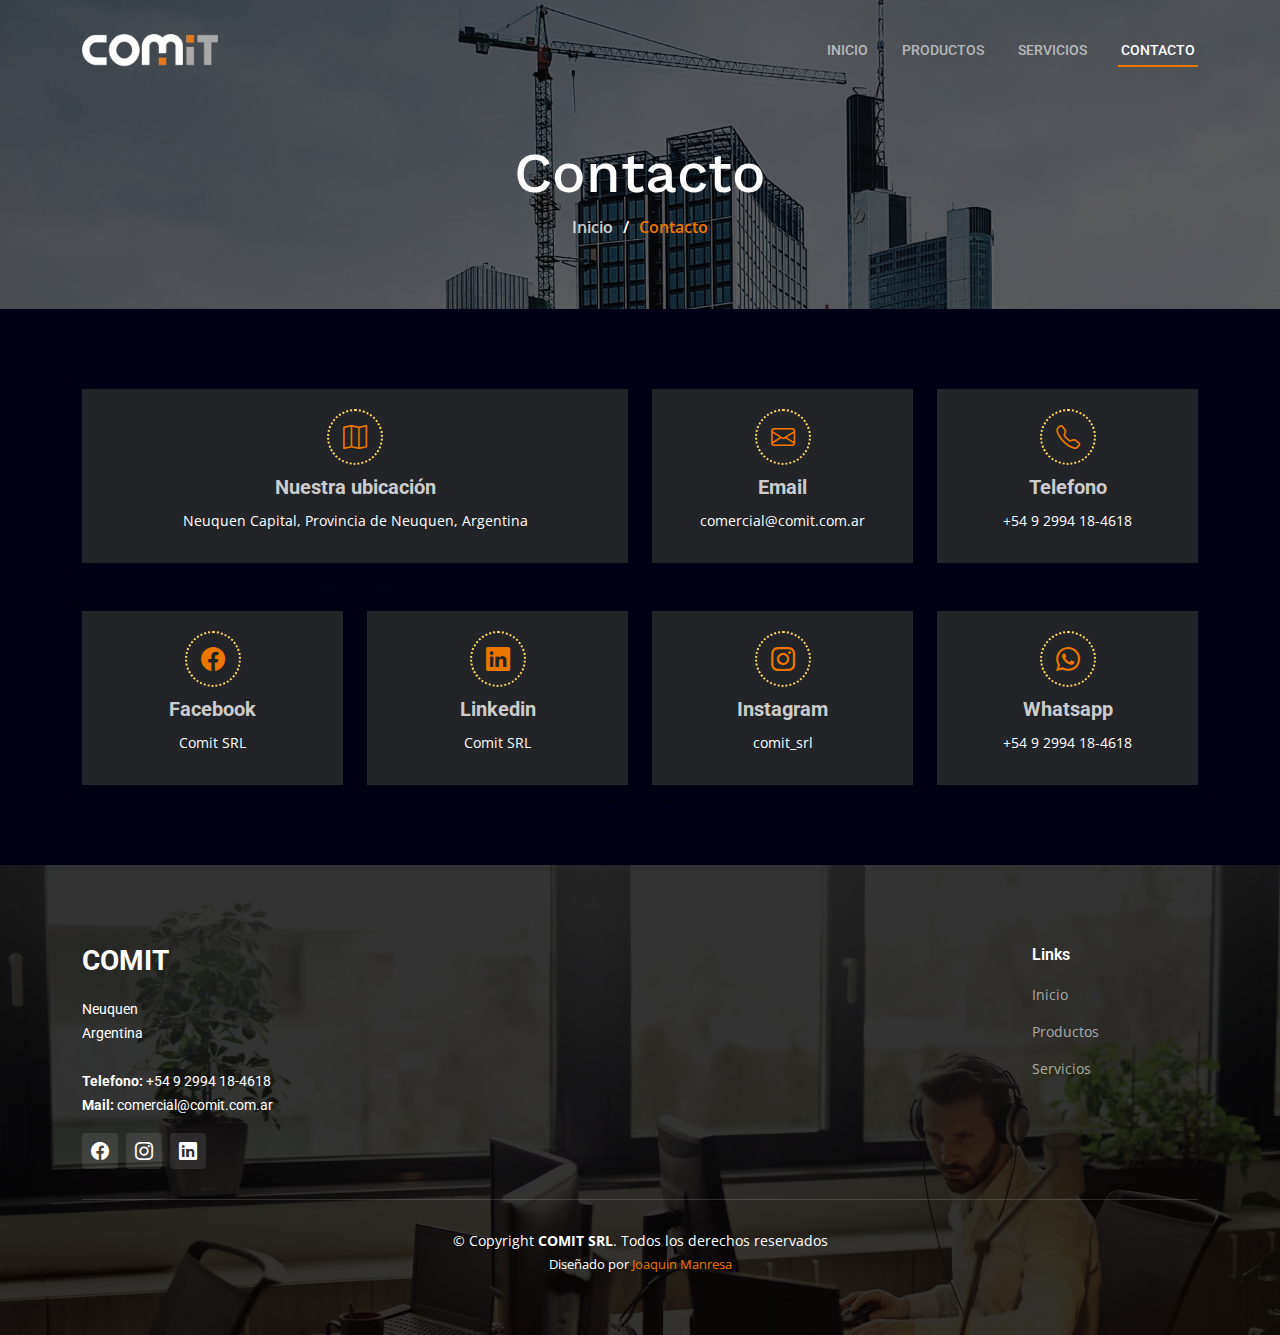
<file: contact.html>
<!DOCTYPE html>
<html lang="en">

<head>
  <meta charset="utf-8">
  <meta content="width=device-width, initial-scale=1.0" name="viewport">

  <title>Contacto - COMIT</title>
  <meta content="" name="description">
  <meta content="" name="keywords">

 <!-- Favicons -->
 <link href="assets/img/logo.png" rel="icon">
 <link href="assets/img/logo.png" rel="apple-touch-icon">

  <!-- Google Fonts -->
  <link rel="preconnect" href="https://fonts.googleapis.com">
  <link rel="preconnect" href="https://fonts.gstatic.com" crossorigin>
  <link href="https://fonts.googleapis.com/css2?family=Open+Sans:ital,wght@0,300;0,400;0,500;0,600;0,700;1,300;1,400;1,600;1,700&family=Roboto:ital,wght@0,300;0,400;0,500;0,600;0,700;1,300;1,400;1,500;1,600;1,700&family=Work+Sans:ital,wght@0,300;0,400;0,500;0,600;0,700;1,300;1,400;1,500;1,600;1,700&display=swap" rel="stylesheet">

  <!-- Vendor CSS Files -->
  <link href="assets/vendor/bootstrap/css/bootstrap.min.css" rel="stylesheet">
  <link href="assets/vendor/bootstrap-icons/bootstrap-icons.css" rel="stylesheet">
  <link href="assets/vendor/fontawesome-free/css/all.min.css" rel="stylesheet">
  <link href="assets/vendor/aos/aos.css" rel="stylesheet">
  <link href="assets/vendor/glightbox/css/glightbox.min.css" rel="stylesheet">
  <link href="assets/vendor/swiper/swiper-bundle.min.css" rel="stylesheet">

  <!-- Template Main CSS File -->
  <link href="assets/css/main.css" rel="stylesheet">

  <!-- =======================================================
  * Template Name: UpConstruction
  * Template URL: https://bootstrapmade.com/upconstruction-bootstrap-construction-website-template/
  * Updated: Mar 17 2024 with Bootstrap v5.3.3
  * Author: BootstrapMade.com
  * License: https://bootstrapmade.com/license/
  ======================================================== -->
</head>

<body>

  <!-- ======= Header ======= -->
  <header id="header" class="header d-flex align-items-center">
    <div class="container-fluid container-xl d-flex align-items-center justify-content-between">

      <a href="index.html" class="logo d-flex align-items-center">
        <!-- Uncomment the line below if you also wish to use an image logo -->
        <!-- <img src="assets/img/logo.png" alt=""> -->
        <img style="width: 80%;" src="./assets/img/logo.png" alt="">
      </a>

      <i class="mobile-nav-toggle mobile-nav-show bi bi-list"></i>
      <i class="mobile-nav-toggle mobile-nav-hide d-none bi bi-x"></i>
      <nav id="navbar" class="navbar">
        <ul>
          <li><a href="index.html">Inicio</a></li>
          <li><a href="productos.html">Productos</a></li>
          <li><a href="servicios.html">Servicios</a></li>
          <!-- <li><a href="about.html">Nosotros</a></li>
          <li><a href="blog.html">Blog</a></li> -->
          <!-- <li class="dropdown"><a href="#"><span>Dropdown</span> <i class="bi bi-chevron-down dropdown-indicator"></i></a>
            <ul>
              <li><a href="#">Dropdown 1</a></li>
              <li class="dropdown"><a href="#"><span>Deep Dropdown</span> <i class="bi bi-chevron-down dropdown-indicator"></i></a>
                <ul>
                  <li><a href="#">Deep Dropdown 1</a></li>
                  <li><a href="#">Deep Dropdown 2</a></li>
                  <li><a href="#">Deep Dropdown 3</a></li>
                  <li><a href="#">Deep Dropdown 4</a></li>
                  <li><a href="#">Deep Dropdown 5</a></li>
                </ul>
              </li>
              <li><a href="#">Dropdown 2</a></li>
              <li><a href="#">Dropdown 3</a></li>
              <li><a href="#">Dropdown 4</a></li>
            </ul>
          </li> -->
          <li><a href="contact.html" class="active">Contacto</a></li>
        </ul>
      </nav><!-- .navbar -->

    </div>
  </header><!-- End Header -->

  <main id="main">

    <!-- ======= Breadcrumbs ======= -->
    <div class="breadcrumbs d-flex align-items-center" style="background-image: url('assets/img/breadcrumbs-bg.jpg');">
      <div class="container position-relative d-flex flex-column align-items-center" data-aos="fade">

        <h2>Contacto</h2>
        <ol>
          <li><a href="index.html">Inicio</a></li>
          <li>Contacto</li>
        </ol>

      </div>
    </div><!-- End Breadcrumbs -->

    <!-- ======= Contact Section ======= -->
    <section id="contact" class="contact">
      <div class="container" data-aos="fade-up" data-aos-delay="100">

        <div class="row gy-4">
          <div class="col-lg-6">
            <div class="info-item  d-flex flex-column justify-content-center align-items-center">
              <i class="bi bi-map"></i>
              <h3>Nuestra ubicación</h3>
              <p>Neuquen Capital, Provincia de Neuquen, Argentina</p>
            </div>
          </div><!-- End Info Item -->

          <div class="col-lg-3 col-md-6">
            <div class="info-item d-flex flex-column justify-content-center align-items-center">
              <i class="bi bi-envelope"></i>
              <h3>Email</h3>
              <a href="mailto:comercial@comit.com.ar" target="_blank"><p>comercial@comit.com.ar</p></a>
            </div>
          </div><!-- End Info Item -->

          <div class="col-lg-3 col-md-6">
            <div class="info-item  d-flex flex-column justify-content-center align-items-center">
              <i class="bi bi-telephone"></i>
              <h3>Telefono</h3>
              <p>+54 9 2994 18-4618</p>
            </div>
          </div><!-- End Info Item -->

        </div>

        <br>
        <br>

        <div class="row gy-4">
          <div class="col-lg-3">
            <div class="info-item  d-flex flex-column justify-content-center align-items-center">
              <i class="bi bi-facebook"></i>
              <h3>Facebook</h3>
              <a href="https://web.facebook.com/comitingenieria/?_rdc=1&_rdr"><p>Comit SRL</p></a>
            </div>
          </div><!-- End Info Item -->

          <div class="col-lg-3 col-md-6">
            <div class="info-item d-flex flex-column justify-content-center align-items-center">
              <i class="bi bi-linkedin"></i>
              <h3>Linkedin</h3>
              <a href="https://www.linkedin.com/company/comit-srl/"><p>Comit SRL</p></a>
            </div>
          </div><!-- End Info Item -->

          <div class="col-lg-3 col-md-6">
            <div class="info-item  d-flex flex-column justify-content-center align-items-center">
              <i class="bi bi-instagram"></i>
              <h3>Instagram</h3>
              <a href="https://www.instagram.com/comit_srl/"><p>comit_srl</p></a>
            </div>
          </div><!-- End Info Item -->

          <div class="col-lg-3 col-md-6">
            <div class="info-item  d-flex flex-column justify-content-center align-items-center">
              <i class="bi bi-whatsapp"></i>
              <h3>Whatsapp</h3>
              <a href="https://wa.me/5492994184618" target="_blank"><p>+54 9 2994 18-4618</p></a>
            </div>
          </div><!-- End Info Item -->

        </div>

        <!-- <div class="row gy-4 mt-1">

          <div class="col-lg-6 ">
            <iframe src="https://www.google.com/maps/embed?pb=!1m14!1m8!1m3!1d12097.433213460943!2d-74.0062269!3d40.7101282!3m2!1i1024!2i768!4f13.1!3m3!1m2!1s0x0%3A0xb89d1fe6bc499443!2sDowntown+Conference+Center!5e0!3m2!1smk!2sbg!4v1539943755621" frameborder="0" style="border:0; width: 100%; height: 384px;" allowfullscreen></iframe>
          </div>

          <div class="col-lg-6">
            <form action="forms/contact.php" method="post" role="form" class="php-email-form">
              <div class="row gy-4">
                <div class="col-lg-6 form-group">
                  <input type="text" name="name" class="form-control" id="name" placeholder="Your Name" required>
                </div>
                <div class="col-lg-6 form-group">
                  <input type="email" class="form-control" name="email" id="email" placeholder="Your Email" required>
                </div>
              </div>
              <div class="form-group">
                <input type="text" class="form-control" name="subject" id="subject" placeholder="Subject" required>
              </div>
              <div class="form-group">
                <textarea class="form-control" name="message" rows="5" placeholder="Message" required></textarea>
              </div>
              <div class="my-3">
                <div class="loading">Cargando</div>
                <div class="error-message"></div>
                <div class="sent-message">Tu mensaje fue enviado, gracias!</div>
              </div>
              <div class="text-center"><button type="submit">Enviar Mensaje</button></div>
            </form>
          </div>

        </div> -->

      </div>
    </section><!-- End Contact Section -->

  </main><!-- End #main -->

  <!-- ======= Footer ======= -->
  <footer id="footer" class="footer">

    <div class="footer-content position-relative">
      <div class="container">
        <div class="row">

          <div class="col-lg-4 col-md-6">
            <div class="footer-info">
              <h3>COMIT</h3>
              <p>
                Neuquen <br>
                Argentina<br><br>
                <strong>Telefono:</strong> +54 9 2994 18-4618<br>
                <strong>Mail:</strong> comercial@comit.com.ar<br>
              </p>
              <div class="social-links d-flex mt-3">
                <!-- <a href="#" class="d-flex align-items-center justify-content-center"><i class="bi bi-twitter"></i></a> -->
                <a href="https://web.facebook.com/comitingenieria/?_rdc=1&_rdr" class="d-flex align-items-center justify-content-center"><i class="bi bi-facebook"></i></a>
                <a href="https://www.instagram.com/comit_srl/" class="d-flex align-items-center justify-content-center"><i class="bi bi-instagram"></i></a>
                <a href="https://www.linkedin.com/company/comit-srl/" class="d-flex align-items-center justify-content-center"><i class="bi bi-linkedin"></i></a>
              </div>
            </div>
          </div><!-- End footer info column-->

          <div class="col-lg-2 col-md-3 footer-links">
            <!-- <h4>Our Services</h4>
            <ul>
              <li><a href="#">Web Design</a></li>
              <li><a href="#">Web Development</a></li>
              <li><a href="#">Product Management</a></li>
              <li><a href="#">Marketing</a></li>
              <li><a href="#">Graphic Design</a></li>
            </ul> -->
          </div>
          <!-- End footer links column-->

          <div class="col-lg-2 col-md-3 footer-links">
            <!-- <h4>Hic solutasetp</h4>
            <ul>
              <li><a href="#">Molestiae accusamus iure</a></li>
              <li><a href="#">Excepturi dignissimos</a></li>
              <li><a href="#">Suscipit distinctio</a></li>
              <li><a href="#">Dilecta</a></li>
              <li><a href="#">Sit quas consectetur</a></li>
            </ul> -->
          </div>
          <!-- End footer links column-->

          <div class="col-lg-2 col-md-3 footer-links">
            <!-- <h4>Nobis illum</h4>
            <ul>
              <li><a href="index.html">Inicio</a></li>
              <li><a href="productos.html">Productos</a></li>
              <li><a href="servicios.html">Servicios</a></li>
              <li><a href="about.html">Nosotros</a></li>
              <li><a href="blog.html">Blog</a></li>
            </ul> -->
          </div>
          <!-- End footer links column-->

          <div class="col-lg-2 col-md-3 footer-links">
            <h4>Links</h4>
            <ul>
              <li><a href="index.html">Inicio</a></li>
              <li><a href="productos.html">Productos</a></li>
              <li><a href="servicios.html">Servicios</a></li>
              <!-- <li><a href="about.html">Nosotros</a></li>
              <li><a href="blog.html">Blog</a></li> -->
            </ul>
          </div>
          <!-- End footer links column-->
        </div>
      </div>
    </div>

    <div class="footer-legal text-center position-relative">
      <div class="container">
        <div class="copyright">
          &copy; Copyright <strong><span>COMIT SRL</span></strong>. Todos los derechos reservados
        </div>
        <div class="credits">
          <!-- All the links in the footer should remain intact. -->
          <!-- You can delete the links only if you purchased the pro version. -->
          <!-- Licensing information: https://bootstrapmade.com/license/ -->
          <!-- Purchase the pro version with working PHP/AJAX contact form: https://bootstrapmade.com/upconstruction-bootstrap-construction-website-template/ -->
          Diseñado por <a href="https://joaquinmanresadev.github.io" target="_blank">Joaquin Manresa</a>
        </div>
      </div>
    </div>

  </footer>
  <!-- End Footer -->

  <a href="#" class="scroll-top d-flex align-items-center justify-content-center"><i class="bi bi-arrow-up-short"></i></a>

  <div id="preloader"></div>

  <!-- Vendor JS Files -->
  <script src="assets/vendor/bootstrap/js/bootstrap.bundle.min.js"></script>
  <script src="assets/vendor/aos/aos.js"></script>
  <script src="assets/vendor/glightbox/js/glightbox.min.js"></script>
  <script src="assets/vendor/isotope-layout/isotope.pkgd.min.js"></script>
  <script src="assets/vendor/swiper/swiper-bundle.min.js"></script>
  <script src="assets/vendor/purecounter/purecounter_vanilla.js"></script>
  <script src="assets/vendor/php-email-form/validate.js"></script>

  <!-- Template Main JS File -->
  <script src="assets/js/main.js"></script>

</body>

</html>
</file>
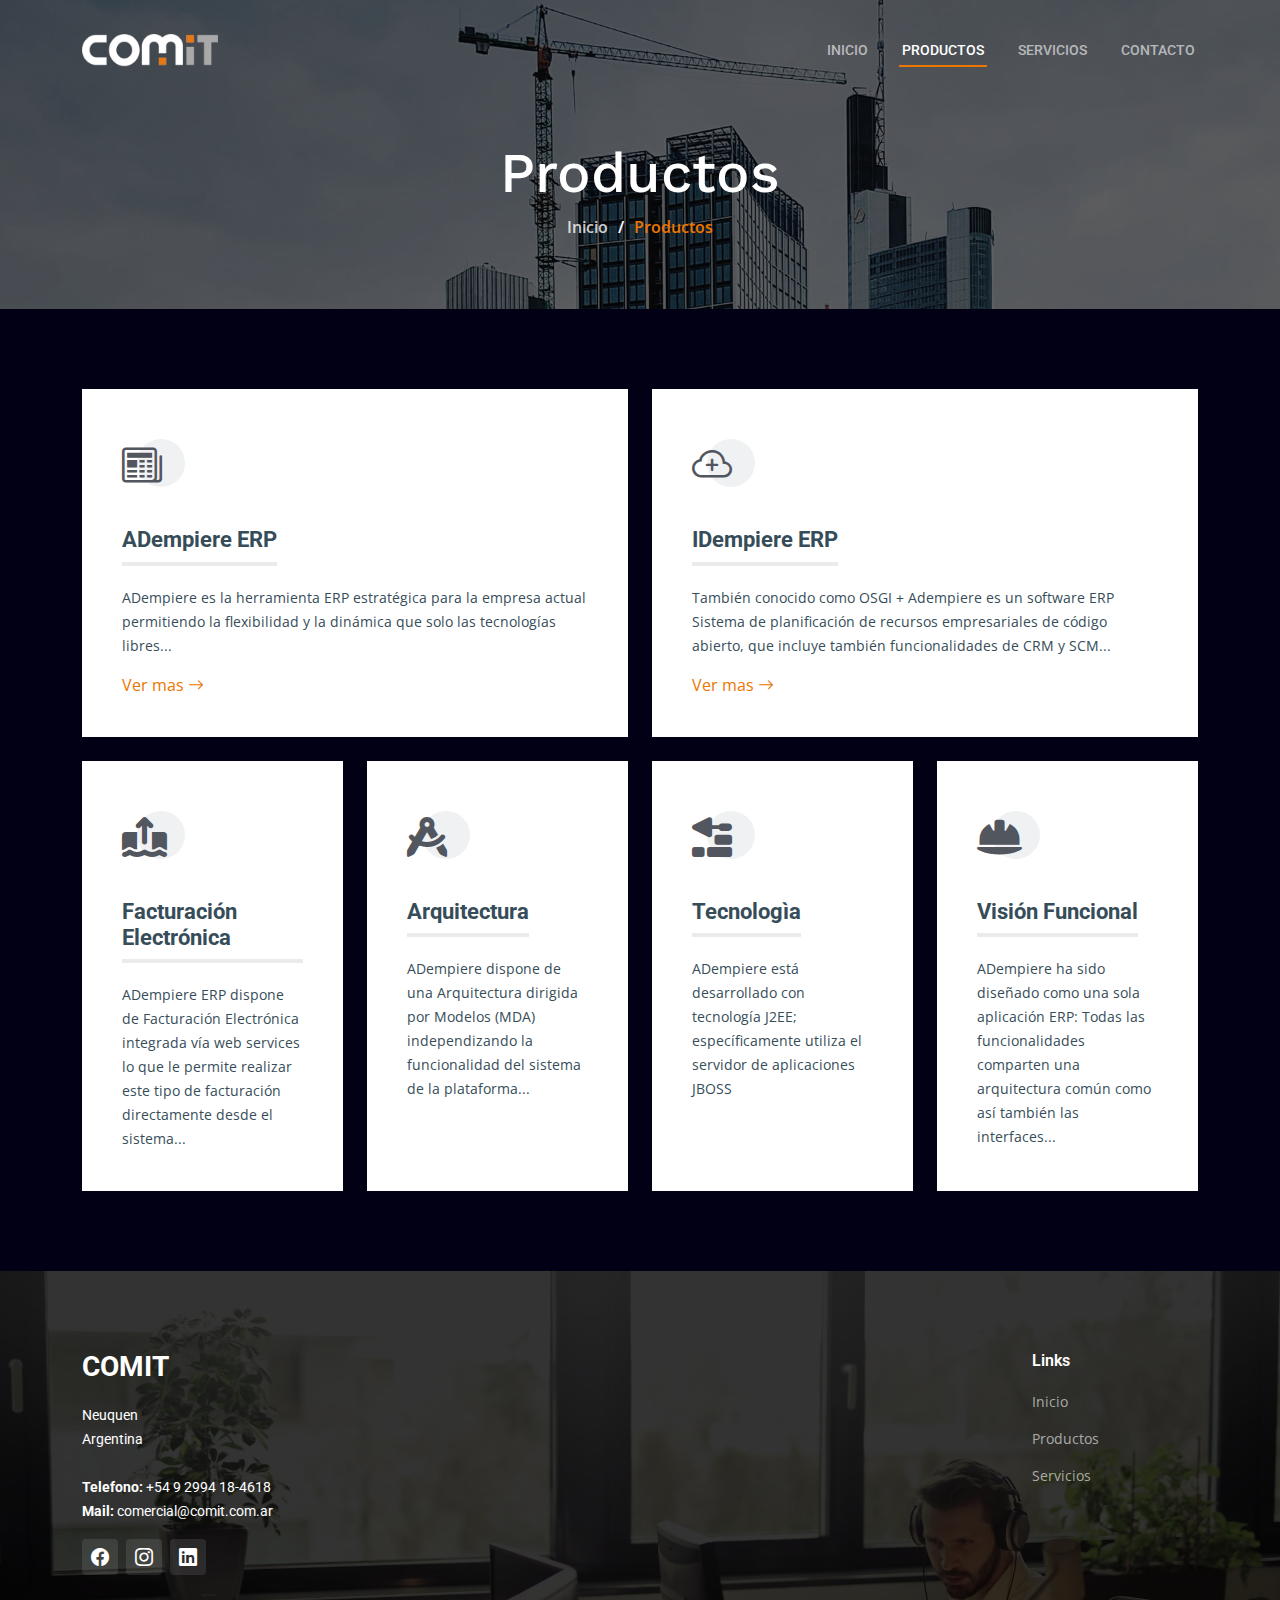
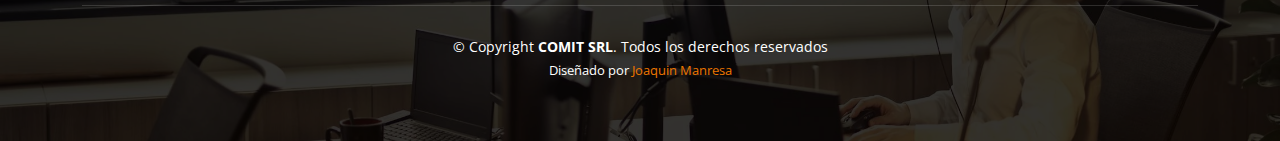
<file: productos.html>
<!DOCTYPE html>
<html lang="en">

<head>
  <meta charset="utf-8">
  <meta content="width=device-width, initial-scale=1.0" name="viewport">

  <title>Productos - Comit Ingenieria Empresarial</title>
  <meta content="" name="description">
  <meta content="" name="keywords">

  <!-- Favicons -->
  <link href="assets/img/logo.png" rel="icon">
  <link href="assets/img/logo.png" rel="apple-touch-icon">

  <!-- Google Fonts -->
  <link rel="preconnect" href="https://fonts.googleapis.com">
  <link rel="preconnect" href="https://fonts.gstatic.com" crossorigin>
  <link href="https://fonts.googleapis.com/css2?family=Open+Sans:ital,wght@0,300;0,400;0,500;0,600;0,700;1,300;1,400;1,600;1,700&family=Roboto:ital,wght@0,300;0,400;0,500;0,600;0,700;1,300;1,400;1,500;1,600;1,700&family=Work+Sans:ital,wght@0,300;0,400;0,500;0,600;0,700;1,300;1,400;1,500;1,600;1,700&display=swap" rel="stylesheet">

  <!-- Vendor CSS Files -->
  <link href="assets/vendor/bootstrap/css/bootstrap.min.css" rel="stylesheet">
  <link href="assets/vendor/bootstrap-icons/bootstrap-icons.css" rel="stylesheet">
  <link href="assets/vendor/fontawesome-free/css/all.min.css" rel="stylesheet">
  <link href="assets/vendor/aos/aos.css" rel="stylesheet">
  <link href="assets/vendor/glightbox/css/glightbox.min.css" rel="stylesheet">
  <link href="assets/vendor/swiper/swiper-bundle.min.css" rel="stylesheet">

  <!-- Template Main CSS File -->
  <link href="assets/css/main.css" rel="stylesheet">

  <!-- =======================================================
  * Template Name: UpConstruction
  * Template URL: https://bootstrapmade.com/upconstruction-bootstrap-construction-website-template/
  * Updated: Mar 17 2024 with Bootstrap v5.3.3
  * Author: BootstrapMade.com
  * License: https://bootstrapmade.com/license/
  ======================================================== -->
</head>

<body>

  <!-- ======= Header ======= -->
  <header id="header" class="header d-flex align-items-center">
    <div class="container-fluid container-xl d-flex align-items-center justify-content-between">

      <a href="index.html" class="logo d-flex align-items-center">
        <!-- Uncomment the line below if you also wish to use an image logo -->
        <!-- <img src="assets/img/logo.png" alt=""> -->
        <!-- <h1>UpConstruction<span>.</span></h1> -->
        <img style="width: 80%;" src="./assets/img/logo.png" alt="">
      </a>

      <i class="mobile-nav-toggle mobile-nav-show bi bi-list"></i>
      <i class="mobile-nav-toggle mobile-nav-hide d-none bi bi-x"></i>
      <nav id="navbar" class="navbar">
        <ul>
          <li><a href="index.html">Inicio</a></li>
          <li><a href="productos.html" class="active">Productos</a></li>
          <li><a href="servicios.html">Servicios</a></li>
          <!-- <li><a href="about.html">Nosotros</a></li> -->
          <!-- <li><a href="blog.html">Blog</a></li> -->
          <!-- <li class="dropdown"><a href="#"><span>Dropdown</span> <i class="bi bi-chevron-down dropdown-indicator"></i></a>
            <ul>
              <li><a href="#">Dropdown 1</a></li>
              <li class="dropdown"><a href="#"><span>Deep Dropdown</span> <i class="bi bi-chevron-down dropdown-indicator"></i></a>
                <ul>
                  <li><a href="#">Deep Dropdown 1</a></li>
                  <li><a href="#">Deep Dropdown 2</a></li>
                  <li><a href="#">Deep Dropdown 3</a></li>
                  <li><a href="#">Deep Dropdown 4</a></li>
                  <li><a href="#">Deep Dropdown 5</a></li>
                </ul>
              </li>
              <li><a href="#">Dropdown 2</a></li>
              <li><a href="#">Dropdown 3</a></li>
              <li><a href="#">Dropdown 4</a></li>
            </ul>
          </li> -->
          <li><a href="contact.html">Contacto</a></li>
        </ul>
      </nav><!-- .navbar -->

    </div>
  </header><!-- End Header -->

  <main id="main">

    <!-- ======= Breadcrumbs ======= -->
    <div class="breadcrumbs d-flex align-items-center" style="background-image: url('assets/img/breadcrumbs-bg.jpg');">
      <div class="container position-relative d-flex flex-column align-items-center" data-aos="fade">

        <h2>Productos</h2>
        <ol>
          <li><a href="index.html">Inicio</a></li>
          <li>Productos</li>
        </ol>

      </div>
    </div><!-- End Breadcrumbs -->

    <!-- ======= Services Section ======= -->
    <section id="services" class="services section-bg">
      <div class="container" data-aos="fade-up">

        <div class="row gy-4">

          <div class="col-lg-6 col-md-6" data-aos="fade-up" data-aos-delay="100">
            <div class="service-item  position-relative">
              <div class="icon">
                <i class="fa-solid bi bi-newspaper"></i>  
              </div>
              <h3>ADempiere ERP</h3>
              <p>ADempiere es la herramienta ERP estratégica para la empresa actual permitiendo la flexibilidad y la dinámica que solo las tecnologías libres...</p>
              <a href="service-detailsAdempiere.html" class="readmore stretched-link">Ver mas <i class="bi bi-arrow-right"></i></a>
            </div>
          </div><!-- End Service Item -->

          <div class="col-lg-6 col-md-6" data-aos="fade-up" data-aos-delay="100">
            <div class="service-item  position-relative">
              <div class="icon">
                <i class="fa-solid bi bi-cloud-plus"></i>
              </div>
              <h3>IDempiere ERP</h3>
              <p>También conocido como OSGI + Adempiere es un software ERP Sistema de planificación de recursos empresariales de código abierto, que incluye también funcionalidades de CRM y SCM... </p>
              <a href="service-detailsIdempiere.html" class="readmore stretched-link">Ver mas <i class="bi bi-arrow-right"></i></a>
            </div>
          </div><!-- End Service Item -->

          <div class="col-lg-3 col-md-6" data-aos="fade-up" data-aos-delay="200">
            <div class="service-item position-relative">
              <div class="icon">
                <i class="fa-solid fa-arrow-up-from-ground-water"></i>
              </div>
              <h3>Facturación Electrónica</h3>
              <p>ADempiere ERP dispone de Facturación Electrónica integrada vía web services lo que le permite realizar este tipo de facturación directamente desde el sistema...</p>
              <!-- <a href="service-details.html" class="readmore stretched-link">Ver mas <i class="bi bi-arrow-right"></i></a> -->
            </div>
          </div><!-- End Service Item -->

          <div class="col-lg-3 col-md-6" data-aos="fade-up" data-aos-delay="300">
            <div class="service-item position-relative">
              <div class="icon">
                <i class="fa-solid fa-compass-drafting"></i>
              </div>
              <h3>Arquitectura</h3>
              <p>ADempiere dispone de una Arquitectura dirigida por Modelos (MDA) independizando la funcionalidad del sistema de la plataforma...</p>
              <!-- <a href="service-details.html" class="readmore stretched-link">Ver mas <i class="bi bi-arrow-right"></i></a> -->
            </div>
          </div><!-- End Service Item -->

          <!-- <div class="col-lg-2 col-md-6" data-aos="fade-up" data-aos-delay="400">
            
          </div> -->

          <div class="col-lg-3 col-md-6" data-aos="fade-up" data-aos-delay="400">
            <div class="service-item position-relative">
              <div class="icon">
                <i class="fa-solid fa-trowel-bricks"></i>
              </div>
              <h3>Tecnologìa</h3>
              <p>ADempiere está desarrollado con tecnología J2EE; específicamente utiliza el servidor de aplicaciones JBOSS</p>
              <!-- <a href="service-details.html" class="readmore stretched-link">Ver mas <i class="bi bi-arrow-right"></i></a> -->
            </div>
          </div><!-- End Service Item -->

          <div class="col-lg-3 col-md-6" data-aos="fade-up" data-aos-delay="500">
            <div class="service-item position-relative">
              <div class="icon">
                <i class="fa-solid fa-helmet-safety"></i>
              </div>
              <h3>Visión Funcional</h3>
              <p>ADempiere ha sido diseñado como una sola aplicación ERP: Todas las funcionalidades comparten una arquitectura común como así también las interfaces...</p>
              <!-- <a href="service-details.html" class="readmore stretched-link">Ver mas <i class="bi bi-arrow-right"></i></a> -->
            </div>
          </div><!-- End Service Item -->

          <!-- <div class="col-lg-2 col-md-6" data-aos="fade-up" data-aos-delay="400">
            
          </div> -->

          <!-- <div class="col-lg-4 col-md-6" data-aos="fade-up" data-aos-delay="600">
            <div class="service-item position-relative">
              <div class="icon">
                <i class="fa-solid fa-arrow-up-from-ground-water"></i>
              </div>
              <h3>Dolori Architecto</h3>
              <p>Hic molestias ea quibusdam eos. Fugiat enim doloremque aut neque non et debitis iure. Corrupti recusandae ducimus enim.</p>
              <a href="service-details.html" class="readmore stretched-link">Ver mas <i class="bi bi-arrow-right"></i></a>
            </div>
          </div> -->
          <!-- End Service Item -->

        </div>

      </div>
    </section><!-- End Services Section -->

    <!-- ======= Servie Cards Section ======= -->
    <!-- <section id="services-cards" class="services-cards">
      <div class="container" data-aos="fade-up">

        <div class="row gy-4">

          <div class="col-lg-3 col-md-6" data-aos="zoom-in" data-aos-delay="100">
            <h3>Quasi eaque omnis</h3>
            <p>Eius non minus autem soluta ut ui labore omnis quisquam corrupti autem odit voluptas quos commodi magnam occaecati.</p>
            <ul class="list-unstyled">
              <li><i class="bi bi-check2"></i> <span>Ullamco laboris nisi ut aliquip</span></li>
              <li><i class="bi bi-check2"></i> <span>Duis aute irure dolor in reprehenderit</span></li>
              <li><i class="bi bi-check2"></i> <span>Ullamco laboris nisi ut aliquip ex ea</span></li>
            </ul>
          </div>

          <div class="col-lg-3 col-md-6" data-aos="zoom-in" data-aos-delay="200">
            <h3>Et nemo dolores consectetur</h3>
            <p>Ducimus ea quam et occaecati est. Temporibus in soluta labore voluptates aut. Et sit soluta non repellat sed quia dire plovers tradoria</p>

            <ul class="list-unstyled">
              <li><i class="bi bi-check2"></i> <span>Enim temporibus maiores eligendi</span></li>
              <li><i class="bi bi-check2"></i> <span>Ut maxime ut quibusdam quam qui</span></li>
              <li><i class="bi bi-check2"></i> <span>Officiis aspernatur in officiis</span></li>
            </ul>
          </div>

          <div class="col-lg-3 col-md-6" data-aos="zoom-in" data-aos-delay="300">
            <h3>Staque laboriosam modi</h3>
            <p>Velit eos error et dolor omnis voluptates nobis tenetur sed enim nihil vero qui suscipit ipsum at magni. Ipsa architecto consequatur aliquam</p>
            <ul class="list-unstyled">
              <li><i class="bi bi-check2"></i> <span>Quis voluptates laboriosam numquam</span></li>
              <li><i class="bi bi-check2"></i> <span>Treva libero sunt quis veniam ut</span></li>
              <li><i class="bi bi-check2"></i> <span>Debitis eos est est corrupti</span></li>
            </ul>
          </div>

          <div class="col-lg-3 col-md-6" data-aos="zoom-in" data-aos-delay="400">
            <h3>Dignissimos suscipit iste</h3>
            <p>Molestiae occaecati assumenda quia saepe nobis recusandae at dicta ducimus sequi numquam commodi est in consequatur ea magnam quia itaque</p>
            <ul class="list-unstyled">
              <li><i class="bi bi-check2"></i> <span>Veritatis qui reprehenderit quis</span></li>
              <li><i class="bi bi-check2"></i> <span>Accusantium vel numquam sunt minus</span></li>
              <li><i class="bi bi-check2"></i> <span>Voluptatem pariatur est sationem</span></li>
            </ul>
          </div>

        </div>

      </div>
    </section> -->
    <!-- End Servie Cards Section -->

    <!-- ======= Alt Services Section 2 ======= -->
    <!-- <section id="alt-services-2" class="alt-services section-bg">
      <div class="container" data-aos="fade-up">

        <div class="row justify-content-around gy-4">
          <div class="col-lg-5 d-flex flex-column justify-content-center">
            <h3>Non quasi officia eum nobis et rerum epudiandae rem voluptatem</h3>
            <p>Maxime quia dolorum alias perspiciatis. Earum voluptatem sint at non. Ducimus maxime minima iste magni sit praesentium assumenda minus. Amet rerum saepe tempora vero.</p>

            <div class="icon-box d-flex position-relative" data-aos="fade-up" data-aos-delay="100">
              <i class="bi bi-easel flex-shrink-0"></i>
              <div>
                <h4><a href="" class="stretched-link">Lorem Ipsum</a></h4>
                <p>Voluptatum deleniti atque corrupti quos dolores et quas molestias excepturi sint occaecati cupiditate non provident</p>
              </div>
            </div>>

            <div class="icon-box d-flex position-relative" data-aos="fade-up" data-aos-delay="200">
              <i class="bi bi-patch-check flex-shrink-0"></i>
              <div>
                <h4><a href="" class="stretched-link">Nemo Enim</a></h4>
                <p>At vero eos et accusamus et iusto odio dignissimos ducimus qui blanditiis praesentium voluptatum deleniti atque</p>
              </div>
            </div>>

            <div class="icon-box d-flex position-relative" data-aos="fade-up" data-aos-delay="300">
              <i class="bi bi-brightness-high flex-shrink-0"></i>
              <div>
                <h4><a href="" class="stretched-link">Dine Pad</a></h4>
                <p>Explicabo est voluptatum asperiores consequatur magnam. Et veritatis odit. Sunt aut deserunt minus aut eligendi omnis</p>
              </div>
            </div>

            <div class="icon-box d-flex position-relative" data-aos="fade-up" data-aos-delay="400">
              <i class="bi bi-brightness-high flex-shrink-0"></i>
              <div>
                <h4><a href="" class="stretched-link">Tride clov</a></h4>
                <p>Est voluptatem labore deleniti quis a delectus et. Saepe dolorem libero sit non aspernatur odit amet. Et eligendi</p>
              </div>
            </div>>
          </div>

          <div class="col-lg-6 img-bg" style="background-image: url(assets/img/alt-services-2.jpg);" data-aos="zoom-in" data-aos-delay="100"></div>
        </div>

      </div>
    </section> -->
    <!-- End Alt Services Section 2 -->

    <!-- ======= Alt Services Section ======= -->
    <!-- <section id="alt-services" class="alt-services">
      <div class="container" data-aos="fade-up">

        <div class="row justify-content-around gy-4">
          <div class="col-lg-6 img-bg" style="background-image: url(assets/img/alt-services.jpg);" data-aos="zoom-in" data-aos-delay="100"></div>

          <div class="col-lg-5 d-flex flex-column justify-content-center">
            <h3>Enim quis est voluptatibus aliquid consequatur fugiat</h3>
            <p>Esse voluptas cumque vel exercitationem. Reiciendis est hic accusamus. Non ipsam et sed minima temporibus laudantium. Soluta voluptate sed facere corporis dolores excepturi</p>

            <div class="icon-box d-flex position-relative" data-aos="fade-up" data-aos-delay="100">
              <i class="bi bi-easel flex-shrink-0"></i>
              <div>
                <h4><a href="" class="stretched-link">Lorem Ipsum</a></h4>
                <p>Voluptatum deleniti atque corrupti quos dolores et quas molestias excepturi sint occaecati cupiditate non provident</p>
              </div>
            </div>
            <div class="icon-box d-flex position-relative" data-aos="fade-up" data-aos-delay="200">
              <i class="bi bi-patch-check flex-shrink-0"></i>
              <div>
                <h4><a href="" class="stretched-link">Nemo Enim</a></h4>
                <p>At vero eos et accusamus et iusto odio dignissimos ducimus qui blanditiis praesentium voluptatum deleniti atque</p>
              </div>
            </div>
            <div class="icon-box d-flex position-relative" data-aos="fade-up" data-aos-delay="300">
              <i class="bi bi-brightness-high flex-shrink-0"></i>
              <div>
                <h4><a href="" class="stretched-link">Dine Pad</a></h4>
                <p>Explicabo est voluptatum asperiores consequatur magnam. Et veritatis odit. Sunt aut deserunt minus aut eligendi omnis</p>
              </div>
            </div>

            <div class="icon-box d-flex position-relative" data-aos="fade-up" data-aos-delay="400">
              <i class="bi bi-brightness-high flex-shrink-0"></i>
              <div>
                <h4><a href="" class="stretched-link">Tride clov</a></h4>
                <p>Est voluptatem labore deleniti quis a delectus et. Saepe dolorem libero sit non aspernatur odit amet. Et eligendi</p>
              </div>
            </div>

          </div>
        </div>

      </div>
    </section> -->
    <!-- End Alt Services Section -->

    <!-- ======= Testimonials Section ======= -->
    <!-- <section id="testimonials" class="testimonials section-bg">
      <div class="container" data-aos="fade-up">

        <div class="section-header">
          <h2>Testimonials</h2>
          <p>Quam sed id excepturi ccusantium dolorem ut quis dolores nisi llum nostrum enim velit qui ut et autem uia reprehenderit sunt deleniti</p>
        </div>

        <div class="slides-2 swiper">
          <div class="swiper-wrapper">

            <div class="swiper-slide">
              <div class="testimonial-wrap">
                <div class="testimonial-item">
                  <img src="assets/img/testimonials/testimonials-1.jpg" class="testimonial-img" alt="">
                  <h3>Saul Goodman</h3>
                  <h4>Ceo &amp; Founder</h4>
                  <div class="stars">
                    <i class="bi bi-star-fill"></i><i class="bi bi-star-fill"></i><i class="bi bi-star-fill"></i><i class="bi bi-star-fill"></i><i class="bi bi-star-fill"></i>
                  </div>
                  <p>
                    <i class="bi bi-quote quote-icon-left"></i>
                    Proin iaculis purus consequat sem cure digni ssim donec porttitora entum suscipit rhoncus. Accusantium quam, ultricies eget id, aliquam eget nibh et. Maecen aliquam, risus at semper.
                    <i class="bi bi-quote quote-icon-right"></i>
                  </p>
                </div>
              </div>
            </div>

            <div class="swiper-slide">
              <div class="testimonial-wrap">
                <div class="testimonial-item">
                  <img src="assets/img/testimonials/testimonials-2.jpg" class="testimonial-img" alt="">
                  <h3>Sara Wilsson</h3>
                  <h4>Designer</h4>
                  <div class="stars">
                    <i class="bi bi-star-fill"></i><i class="bi bi-star-fill"></i><i class="bi bi-star-fill"></i><i class="bi bi-star-fill"></i><i class="bi bi-star-fill"></i>
                  </div>
                  <p>
                    <i class="bi bi-quote quote-icon-left"></i>
                    Export tempor illum tamen malis malis eram quae irure esse labore quem cillum quid cillum eram malis quorum velit fore eram velit sunt aliqua noster fugiat irure amet legam anim culpa.
                    <i class="bi bi-quote quote-icon-right"></i>
                  </p>
                </div>
              </div>
            </div>

            <div class="swiper-slide">
              <div class="testimonial-wrap">
                <div class="testimonial-item">
                  <img src="assets/img/testimonials/testimonials-3.jpg" class="testimonial-img" alt="">
                  <h3>Jena Karlis</h3>
                  <h4>Store Owner</h4>
                  <div class="stars">
                    <i class="bi bi-star-fill"></i><i class="bi bi-star-fill"></i><i class="bi bi-star-fill"></i><i class="bi bi-star-fill"></i><i class="bi bi-star-fill"></i>
                  </div>
                  <p>
                    <i class="bi bi-quote quote-icon-left"></i>
                    Enim nisi quem export duis labore cillum quae magna enim sint quorum nulla quem veniam duis minim tempor labore quem eram duis noster aute amet eram fore quis sint minim.
                    <i class="bi bi-quote quote-icon-right"></i>
                  </p>
                </div>
              </div>
            </div>

            <div class="swiper-slide">
              <div class="testimonial-wrap">
                <div class="testimonial-item">
                  <img src="assets/img/testimonials/testimonials-4.jpg" class="testimonial-img" alt="">
                  <h3>Matt Brandon</h3>
                  <h4>Freelancer</h4>
                  <div class="stars">
                    <i class="bi bi-star-fill"></i><i class="bi bi-star-fill"></i><i class="bi bi-star-fill"></i><i class="bi bi-star-fill"></i><i class="bi bi-star-fill"></i>
                  </div>
                  <p>
                    <i class="bi bi-quote quote-icon-left"></i>
                    Fugiat enim eram quae cillum dolore dolor amet nulla culpa multos export minim fugiat minim velit minim dolor enim duis veniam ipsum anim magna sunt elit fore quem dolore labore illum veniam.
                    <i class="bi bi-quote quote-icon-right"></i>
                  </p>
                </div>
              </div>
            </div>

            <div class="swiper-slide">
              <div class="testimonial-wrap">
                <div class="testimonial-item">
                  <img src="assets/img/testimonials/testimonials-5.jpg" class="testimonial-img" alt="">
                  <h3>John Larson</h3>
                  <h4>Entrepreneur</h4>
                  <div class="stars">
                    <i class="bi bi-star-fill"></i><i class="bi bi-star-fill"></i><i class="bi bi-star-fill"></i><i class="bi bi-star-fill"></i><i class="bi bi-star-fill"></i>
                  </div>
                  <p>
                    <i class="bi bi-quote quote-icon-left"></i>
                    Quis quorum aliqua sint quem legam fore sunt eram irure aliqua veniam tempor noster veniam enim culpa labore duis sunt culpa nulla illum cillum fugiat legam esse veniam culpa fore nisi cillum quid.
                    <i class="bi bi-quote quote-icon-right"></i>
                  </p>
                </div>
              </div>
            </div>

          </div>
          <div class="swiper-pagination"></div>
        </div>

      </div>
    </section> -->
    <!-- End Testimonials Section -->

  </main><!-- End #main -->

  <!-- ======= Footer ======= -->
  <footer id="footer" class="footer">

    <div class="footer-content position-relative">
      <div class="container">
        <div class="row">

          <div class="col-lg-4 col-md-6">
            <div class="footer-info">
              <h3>COMIT</h3>
              <p>
                Neuquen <br>
                Argentina<br><br>
                <strong>Telefono:</strong> +54 9 2994 18-4618<br>
                <strong>Mail:</strong> comercial@comit.com.ar<br>
              </p>
              <div class="social-links d-flex mt-3">
                <!-- <a href="#" class="d-flex align-items-center justify-content-center"><i class="bi bi-twitter"></i></a> -->
                <a href="https://web.facebook.com/comitingenieria/?_rdc=1&_rdr" class="d-flex align-items-center justify-content-center"><i class="bi bi-facebook"></i></a>
                <a href="https://www.instagram.com/comit_srl/" class="d-flex align-items-center justify-content-center"><i class="bi bi-instagram"></i></a>
                <a href="https://www.linkedin.com/company/comit-srl/" class="d-flex align-items-center justify-content-center"><i class="bi bi-linkedin"></i></a>
              </div>
            </div>
          </div><!-- End footer info column-->

          <div class="col-lg-2 col-md-3 footer-links">
            <!-- <h4>Our Services</h4>
            <ul>
              <li><a href="#">Web Design</a></li>
              <li><a href="#">Web Development</a></li>
              <li><a href="#">Product Management</a></li>
              <li><a href="#">Marketing</a></li>
              <li><a href="#">Graphic Design</a></li>
            </ul> -->
          </div>
          <!-- End footer links column-->

          <div class="col-lg-2 col-md-3 footer-links">
            <!-- <h4>Hic solutasetp</h4>
            <ul>
              <li><a href="#">Molestiae accusamus iure</a></li>
              <li><a href="#">Excepturi dignissimos</a></li>
              <li><a href="#">Suscipit distinctio</a></li>
              <li><a href="#">Dilecta</a></li>
              <li><a href="#">Sit quas consectetur</a></li>
            </ul> -->
          </div>
          <!-- End footer links column-->

          <div class="col-lg-2 col-md-3 footer-links">
            <!-- <h4>Nobis illum</h4>
            <ul>
              <li><a href="index.html">Inicio</a></li>
              <li><a href="productos.html">Productos</a></li>
              <li><a href="servicios.html">Servicios</a></li>
              <li><a href="about.html">Nosotros</a></li>
              <li><a href="blog.html">Blog</a></li>
            </ul> -->
          </div>
          <!-- End footer links column-->

          <div class="col-lg-2 col-md-3 footer-links">
            <h4>Links</h4>
            <ul>
              <li><a href="index.html">Inicio</a></li>
              <li><a href="productos.html">Productos</a></li>
              <li><a href="servicios.html">Servicios</a></li>
              <!-- <li><a href="about.html">Nosotros</a></li>
              <li><a href="blog.html">Blog</a></li> -->
            </ul>
          </div>
          <!-- End footer links column-->
        </div>
      </div>
    </div>

    <div class="footer-legal text-center position-relative">
      <div class="container">
        <div class="copyright">
          &copy; Copyright <strong><span>COMIT SRL</span></strong>. Todos los derechos reservados
        </div>
        <div class="credits">
          <!-- All the links in the footer should remain intact. -->
          <!-- You can delete the links only if you purchased the pro version. -->
          <!-- Licensing information: https://bootstrapmade.com/license/ -->
          <!-- Purchase the pro version with working PHP/AJAX contact form: https://bootstrapmade.com/upconstruction-bootstrap-construction-website-template/ -->
          Diseñado por <a href="https://joaquinmanresadev.github.io" target="_blank">Joaquin Manresa</a>
        </div>
      </div>
    </div>

  </footer>
  <!-- End Footer -->

  <a href="#" class="scroll-top d-flex align-items-center justify-content-center"><i class="bi bi-arrow-up-short"></i></a>

  <div id="preloader"></div>

  <!-- Vendor JS Files -->
  <script src="assets/vendor/bootstrap/js/bootstrap.bundle.min.js"></script>
  <script src="assets/vendor/aos/aos.js"></script>
  <script src="assets/vendor/glightbox/js/glightbox.min.js"></script>
  <script src="assets/vendor/isotope-layout/isotope.pkgd.min.js"></script>
  <script src="assets/vendor/swiper/swiper-bundle.min.js"></script>
  <script src="assets/vendor/purecounter/purecounter_vanilla.js"></script>
  <script src="assets/vendor/php-email-form/validate.js"></script>

  <!-- Template Main JS File -->
  <script src="assets/js/main.js"></script>

</body>

</html>
</file>
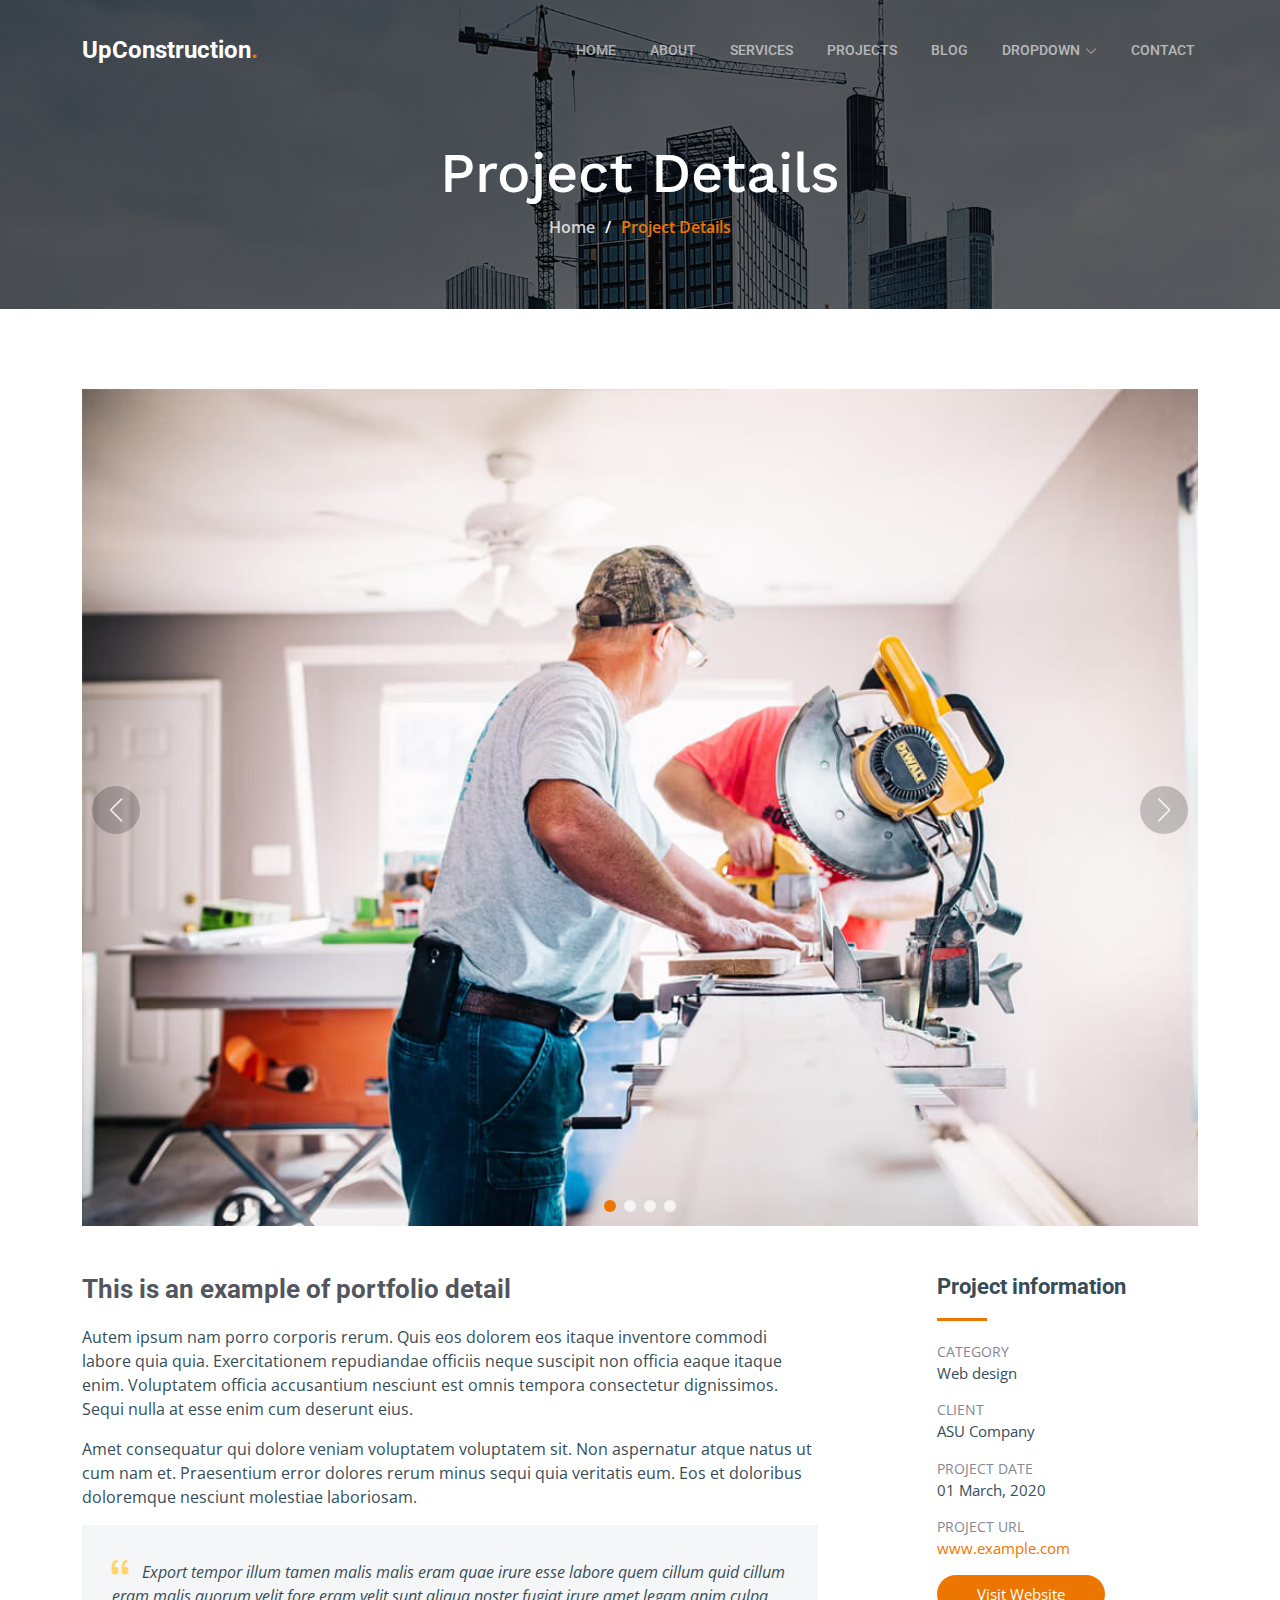
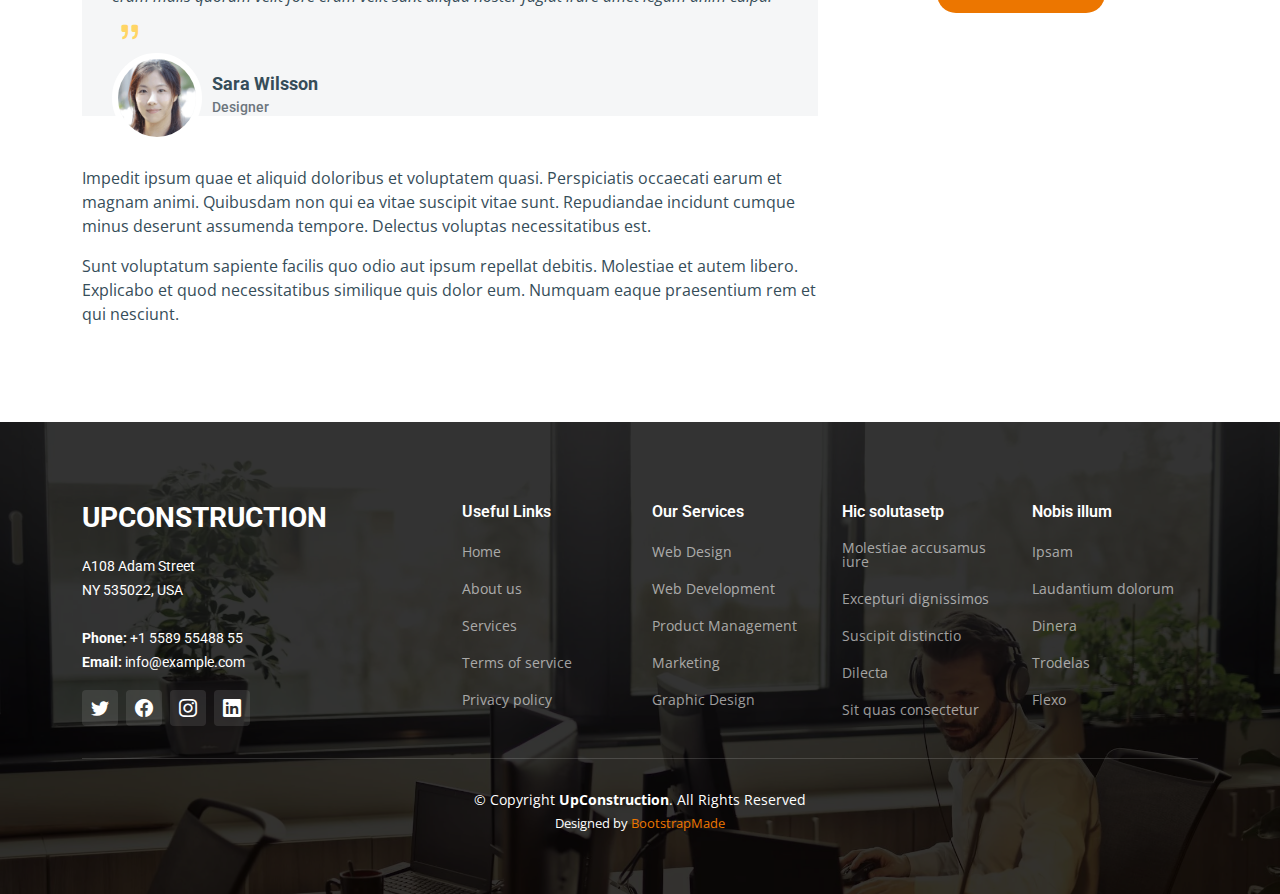
<file: project-details.html>
<!DOCTYPE html>
<html lang="en">

<head>
  <meta charset="utf-8">
  <meta content="width=device-width, initial-scale=1.0" name="viewport">

  <title>UpConstruction Bootstrap Template - Project Details</title>
  <meta content="" name="description">
  <meta content="" name="keywords">

  <!-- Favicons -->
  <link href="assets/img/favicon.png" rel="icon">
  <link href="assets/img/apple-touch-icon.png" rel="apple-touch-icon">

  <!-- Google Fonts -->
  <link rel="preconnect" href="https://fonts.googleapis.com">
  <link rel="preconnect" href="https://fonts.gstatic.com" crossorigin>
  <link href="https://fonts.googleapis.com/css2?family=Open+Sans:ital,wght@0,300;0,400;0,500;0,600;0,700;1,300;1,400;1,600;1,700&family=Roboto:ital,wght@0,300;0,400;0,500;0,600;0,700;1,300;1,400;1,500;1,600;1,700&family=Work+Sans:ital,wght@0,300;0,400;0,500;0,600;0,700;1,300;1,400;1,500;1,600;1,700&display=swap" rel="stylesheet">

  <!-- Vendor CSS Files -->
  <link href="assets/vendor/bootstrap/css/bootstrap.min.css" rel="stylesheet">
  <link href="assets/vendor/bootstrap-icons/bootstrap-icons.css" rel="stylesheet">
  <link href="assets/vendor/fontawesome-free/css/all.min.css" rel="stylesheet">
  <link href="assets/vendor/aos/aos.css" rel="stylesheet">
  <link href="assets/vendor/glightbox/css/glightbox.min.css" rel="stylesheet">
  <link href="assets/vendor/swiper/swiper-bundle.min.css" rel="stylesheet">

  <!-- Template Main CSS File -->
  <link href="assets/css/main.css" rel="stylesheet">

  <!-- =======================================================
  * Template Name: UpConstruction
  * Template URL: https://bootstrapmade.com/upconstruction-bootstrap-construction-website-template/
  * Updated: Mar 17 2024 with Bootstrap v5.3.3
  * Author: BootstrapMade.com
  * License: https://bootstrapmade.com/license/
  ======================================================== -->
</head>

<body>

  <!-- ======= Header ======= -->
  <header id="header" class="header d-flex align-items-center">
    <div class="container-fluid container-xl d-flex align-items-center justify-content-between">

      <a href="index.html" class="logo d-flex align-items-center">
        <!-- Uncomment the line below if you also wish to use an image logo -->
        <!-- <img src="assets/img/logo.png" alt=""> -->
        <h1>UpConstruction<span>.</span></h1>
      </a>

      <i class="mobile-nav-toggle mobile-nav-show bi bi-list"></i>
      <i class="mobile-nav-toggle mobile-nav-hide d-none bi bi-x"></i>
      <nav id="navbar" class="navbar">
        <ul>
          <li><a href="index.html">Home</a></li>
          <li><a href="about.html">About</a></li>
          <li><a href="services.html">Services</a></li>
          <li><a href="projects.html">Projects</a></li>
          <li><a href="blog.html">Blog</a></li>
          <li class="dropdown"><a href="#"><span>Dropdown</span> <i class="bi bi-chevron-down dropdown-indicator"></i></a>
            <ul>
              <li><a href="#">Dropdown 1</a></li>
              <li class="dropdown"><a href="#"><span>Deep Dropdown</span> <i class="bi bi-chevron-down dropdown-indicator"></i></a>
                <ul>
                  <li><a href="#">Deep Dropdown 1</a></li>
                  <li><a href="#">Deep Dropdown 2</a></li>
                  <li><a href="#">Deep Dropdown 3</a></li>
                  <li><a href="#">Deep Dropdown 4</a></li>
                  <li><a href="#">Deep Dropdown 5</a></li>
                </ul>
              </li>
              <li><a href="#">Dropdown 2</a></li>
              <li><a href="#">Dropdown 3</a></li>
              <li><a href="#">Dropdown 4</a></li>
            </ul>
          </li>
          <li><a href="contact.html">Contact</a></li>
        </ul>
      </nav><!-- .navbar -->

    </div>
  </header><!-- End Header -->

  <main id="main">

    <!-- ======= Breadcrumbs ======= -->
    <div class="breadcrumbs d-flex align-items-center" style="background-image: url('assets/img/breadcrumbs-bg.jpg');">
      <div class="container position-relative d-flex flex-column align-items-center" data-aos="fade">

        <h2>Project Details</h2>
        <ol>
          <li><a href="index.html">Home</a></li>
          <li>Project Details</li>
        </ol>

      </div>
    </div><!-- End Breadcrumbs -->

    <!-- ======= Projet Details Section ======= -->
    <section id="project-details" class="project-details">
      <div class="container" data-aos="fade-up" data-aos-delay="100">

        <div class="position-relative h-100">
          <div class="slides-1 portfolio-details-slider swiper">
            <div class="swiper-wrapper align-items-center">

              <div class="swiper-slide">
                <img src="assets/img/projects/remodeling-1.jpg" alt="">
              </div>

              <div class="swiper-slide">
                <img src="assets/img/projects/construction-1.jpg" alt="">
              </div>

              <div class="swiper-slide">
                <img src="assets/img/projects/design-1.jpg" alt="">
              </div>

              <div class="swiper-slide">
                <img src="assets/img/projects/repairs-1.jpg" alt="">
              </div>

            </div>
            <div class="swiper-pagination"></div>
          </div>
          <div class="swiper-button-prev"></div>
          <div class="swiper-button-next"></div>

        </div>

        <div class="row justify-content-between gy-4 mt-4">

          <div class="col-lg-8">
            <div class="portfolio-description">
              <h2>This is an example of portfolio detail</h2>
              <p>
                Autem ipsum nam porro corporis rerum. Quis eos dolorem eos itaque inventore commodi labore quia quia. Exercitationem repudiandae officiis neque suscipit non officia eaque itaque enim. Voluptatem officia accusantium nesciunt est omnis tempora consectetur dignissimos. Sequi nulla at esse enim cum deserunt eius.
              </p>
              <p>
                Amet consequatur qui dolore veniam voluptatem voluptatem sit. Non aspernatur atque natus ut cum nam et. Praesentium error dolores rerum minus sequi quia veritatis eum. Eos et doloribus doloremque nesciunt molestiae laboriosam.
              </p>

              <div class="testimonial-item">
                <p>
                  <i class="bi bi-quote quote-icon-left"></i>
                  Export tempor illum tamen malis malis eram quae irure esse labore quem cillum quid cillum eram malis quorum velit fore eram velit sunt aliqua noster fugiat irure amet legam anim culpa.
                  <i class="bi bi-quote quote-icon-right"></i>
                </p>
                <div>
                  <img src="assets/img/testimonials/testimonials-2.jpg" class="testimonial-img" alt="">
                  <h3>Sara Wilsson</h3>
                  <h4>Designer</h4>
                </div>
              </div>

              <p>
                Impedit ipsum quae et aliquid doloribus et voluptatem quasi. Perspiciatis occaecati earum et magnam animi. Quibusdam non qui ea vitae suscipit vitae sunt. Repudiandae incidunt cumque minus deserunt assumenda tempore. Delectus voluptas necessitatibus est.

              <p>
                Sunt voluptatum sapiente facilis quo odio aut ipsum repellat debitis. Molestiae et autem libero. Explicabo et quod necessitatibus similique quis dolor eum. Numquam eaque praesentium rem et qui nesciunt.
              </p>

            </div>
          </div>

          <div class="col-lg-3">
            <div class="portfolio-info">
              <h3>Project information</h3>
              <ul>
                <li><strong>Category</strong> <span>Web design</span></li>
                <li><strong>Client</strong> <span>ASU Company</span></li>
                <li><strong>Project date</strong> <span>01 March, 2020</span></li>
                <li><strong>Project URL</strong> <a href="#">www.example.com</a></li>
                <li><a href="#" class="btn-visit align-self-start">Visit Website</a></li>
              </ul>
            </div>
          </div>

        </div>

      </div>
    </section><!-- End Projet Details Section -->

  </main><!-- End #main -->

  <!-- ======= Footer ======= -->
  <footer id="footer" class="footer">

    <div class="footer-content position-relative">
      <div class="container">
        <div class="row">

          <div class="col-lg-4 col-md-6">
            <div class="footer-info">
              <h3>UpConstruction</h3>
              <p>
                A108 Adam Street <br>
                NY 535022, USA<br><br>
                <strong>Phone:</strong> +1 5589 55488 55<br>
                <strong>Email:</strong> info@example.com<br>
              </p>
              <div class="social-links d-flex mt-3">
                <a href="#" class="d-flex align-items-center justify-content-center"><i class="bi bi-twitter"></i></a>
                <a href="#" class="d-flex align-items-center justify-content-center"><i class="bi bi-facebook"></i></a>
                <a href="#" class="d-flex align-items-center justify-content-center"><i class="bi bi-instagram"></i></a>
                <a href="#" class="d-flex align-items-center justify-content-center"><i class="bi bi-linkedin"></i></a>
              </div>
            </div>
          </div><!-- End footer info column-->

          <div class="col-lg-2 col-md-3 footer-links">
            <h4>Useful Links</h4>
            <ul>
              <li><a href="#">Home</a></li>
              <li><a href="#">About us</a></li>
              <li><a href="#">Services</a></li>
              <li><a href="#">Terms of service</a></li>
              <li><a href="#">Privacy policy</a></li>
            </ul>
          </div><!-- End footer links column-->

          <div class="col-lg-2 col-md-3 footer-links">
            <h4>Our Services</h4>
            <ul>
              <li><a href="#">Web Design</a></li>
              <li><a href="#">Web Development</a></li>
              <li><a href="#">Product Management</a></li>
              <li><a href="#">Marketing</a></li>
              <li><a href="#">Graphic Design</a></li>
            </ul>
          </div><!-- End footer links column-->

          <div class="col-lg-2 col-md-3 footer-links">
            <h4>Hic solutasetp</h4>
            <ul>
              <li><a href="#">Molestiae accusamus iure</a></li>
              <li><a href="#">Excepturi dignissimos</a></li>
              <li><a href="#">Suscipit distinctio</a></li>
              <li><a href="#">Dilecta</a></li>
              <li><a href="#">Sit quas consectetur</a></li>
            </ul>
          </div><!-- End footer links column-->

          <div class="col-lg-2 col-md-3 footer-links">
            <h4>Nobis illum</h4>
            <ul>
              <li><a href="#">Ipsam</a></li>
              <li><a href="#">Laudantium dolorum</a></li>
              <li><a href="#">Dinera</a></li>
              <li><a href="#">Trodelas</a></li>
              <li><a href="#">Flexo</a></li>
            </ul>
          </div><!-- End footer links column-->

        </div>
      </div>
    </div>

    <div class="footer-legal text-center position-relative">
      <div class="container">
        <div class="copyright">
          &copy; Copyright <strong><span>UpConstruction</span></strong>. All Rights Reserved
        </div>
        <div class="credits">
          <!-- All the links in the footer should remain intact. -->
          <!-- You can delete the links only if you purchased the pro version. -->
          <!-- Licensing information: https://bootstrapmade.com/license/ -->
          <!-- Purchase the pro version with working PHP/AJAX contact form: https://bootstrapmade.com/upconstruction-bootstrap-construction-website-template/ -->
          Designed by <a href="https://bootstrapmade.com/">BootstrapMade</a>
        </div>
      </div>
    </div>

  </footer>
  <!-- End Footer -->

  <a href="#" class="scroll-top d-flex align-items-center justify-content-center"><i class="bi bi-arrow-up-short"></i></a>

  <div id="preloader"></div>

  <!-- Vendor JS Files -->
  <script src="assets/vendor/bootstrap/js/bootstrap.bundle.min.js"></script>
  <script src="assets/vendor/aos/aos.js"></script>
  <script src="assets/vendor/glightbox/js/glightbox.min.js"></script>
  <script src="assets/vendor/isotope-layout/isotope.pkgd.min.js"></script>
  <script src="assets/vendor/swiper/swiper-bundle.min.js"></script>
  <script src="assets/vendor/purecounter/purecounter_vanilla.js"></script>
  <script src="assets/vendor/php-email-form/validate.js"></script>

  <!-- Template Main JS File -->
  <script src="assets/js/main.js"></script>

</body>

</html>
</file>
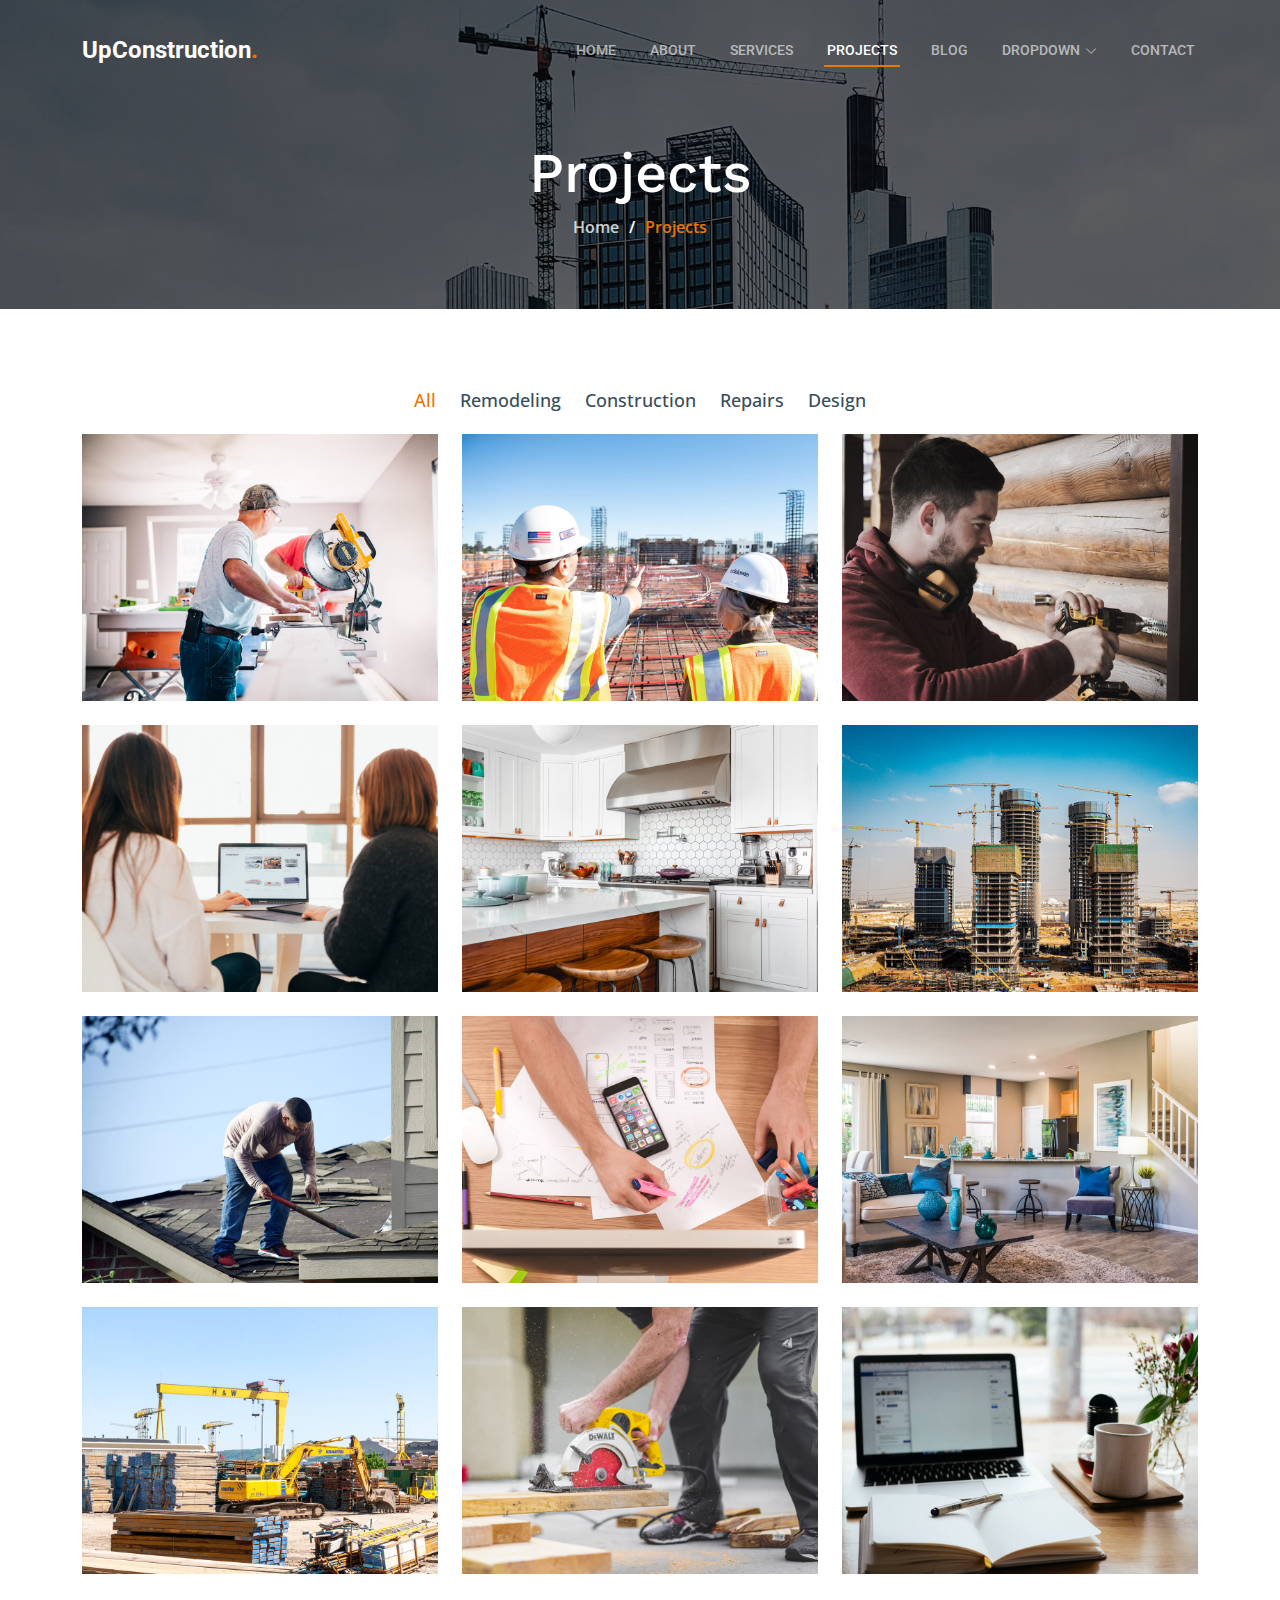
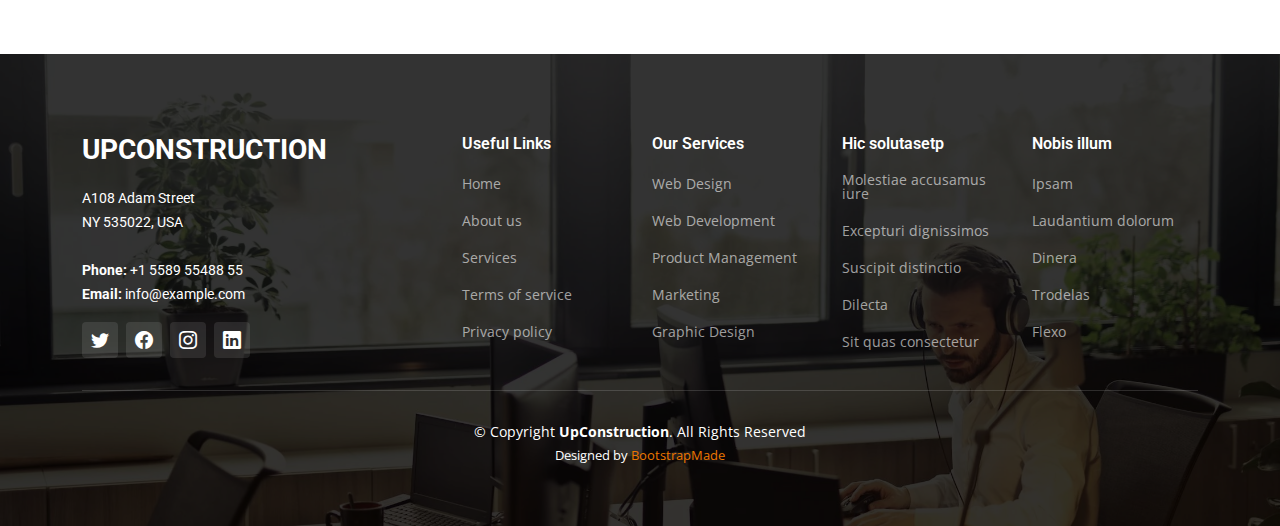
<file: projects.html>
<!DOCTYPE html>
<html lang="en">

<head>
  <meta charset="utf-8">
  <meta content="width=device-width, initial-scale=1.0" name="viewport">

  <title>UpConstruction Bootstrap Template - Projects</title>
  <meta content="" name="description">
  <meta content="" name="keywords">

  <!-- Favicons -->
  <link href="assets/img/favicon.png" rel="icon">
  <link href="assets/img/apple-touch-icon.png" rel="apple-touch-icon">

  <!-- Google Fonts -->
  <link rel="preconnect" href="https://fonts.googleapis.com">
  <link rel="preconnect" href="https://fonts.gstatic.com" crossorigin>
  <link href="https://fonts.googleapis.com/css2?family=Open+Sans:ital,wght@0,300;0,400;0,500;0,600;0,700;1,300;1,400;1,600;1,700&family=Roboto:ital,wght@0,300;0,400;0,500;0,600;0,700;1,300;1,400;1,500;1,600;1,700&family=Work+Sans:ital,wght@0,300;0,400;0,500;0,600;0,700;1,300;1,400;1,500;1,600;1,700&display=swap" rel="stylesheet">

  <!-- Vendor CSS Files -->
  <link href="assets/vendor/bootstrap/css/bootstrap.min.css" rel="stylesheet">
  <link href="assets/vendor/bootstrap-icons/bootstrap-icons.css" rel="stylesheet">
  <link href="assets/vendor/fontawesome-free/css/all.min.css" rel="stylesheet">
  <link href="assets/vendor/aos/aos.css" rel="stylesheet">
  <link href="assets/vendor/glightbox/css/glightbox.min.css" rel="stylesheet">
  <link href="assets/vendor/swiper/swiper-bundle.min.css" rel="stylesheet">

  <!-- Template Main CSS File -->
  <link href="assets/css/main.css" rel="stylesheet">

  <!-- =======================================================
  * Template Name: UpConstruction
  * Template URL: https://bootstrapmade.com/upconstruction-bootstrap-construction-website-template/
  * Updated: Mar 17 2024 with Bootstrap v5.3.3
  * Author: BootstrapMade.com
  * License: https://bootstrapmade.com/license/
  ======================================================== -->
</head>

<body>

  <!-- ======= Header ======= -->
  <header id="header" class="header d-flex align-items-center">
    <div class="container-fluid container-xl d-flex align-items-center justify-content-between">

      <a href="index.html" class="logo d-flex align-items-center">
        <!-- Uncomment the line below if you also wish to use an image logo -->
        <!-- <img src="assets/img/logo.png" alt=""> -->
        <h1>UpConstruction<span>.</span></h1>
      </a>

      <i class="mobile-nav-toggle mobile-nav-show bi bi-list"></i>
      <i class="mobile-nav-toggle mobile-nav-hide d-none bi bi-x"></i>
      <nav id="navbar" class="navbar">
        <ul>
          <li><a href="index.html">Home</a></li>
          <li><a href="about.html">About</a></li>
          <li><a href="services.html">Services</a></li>
          <li><a href="projects.html" class="active">Projects</a></li>
          <li><a href="blog.html">Blog</a></li>
          <li class="dropdown"><a href="#"><span>Dropdown</span> <i class="bi bi-chevron-down dropdown-indicator"></i></a>
            <ul>
              <li><a href="#">Dropdown 1</a></li>
              <li class="dropdown"><a href="#"><span>Deep Dropdown</span> <i class="bi bi-chevron-down dropdown-indicator"></i></a>
                <ul>
                  <li><a href="#">Deep Dropdown 1</a></li>
                  <li><a href="#">Deep Dropdown 2</a></li>
                  <li><a href="#">Deep Dropdown 3</a></li>
                  <li><a href="#">Deep Dropdown 4</a></li>
                  <li><a href="#">Deep Dropdown 5</a></li>
                </ul>
              </li>
              <li><a href="#">Dropdown 2</a></li>
              <li><a href="#">Dropdown 3</a></li>
              <li><a href="#">Dropdown 4</a></li>
            </ul>
          </li>
          <li><a href="contact.html">Contact</a></li>
        </ul>
      </nav><!-- .navbar -->

    </div>
  </header><!-- End Header -->

  <main id="main">

    <!-- ======= Breadcrumbs ======= -->
    <div class="breadcrumbs d-flex align-items-center" style="background-image: url('assets/img/breadcrumbs-bg.jpg');">
      <div class="container position-relative d-flex flex-column align-items-center" data-aos="fade">

        <h2>Projects</h2>
        <ol>
          <li><a href="index.html">Home</a></li>
          <li>Projects</li>
        </ol>

      </div>
    </div><!-- End Breadcrumbs -->

    <!-- ======= Our Projects Section ======= -->
    <section id="projects" class="projects">
      <div class="container" data-aos="fade-up">

        <div class="portfolio-isotope" data-portfolio-filter="*" data-portfolio-layout="masonry" data-portfolio-sort="original-order">

          <ul class="portfolio-flters" data-aos="fade-up" data-aos-delay="100">
            <li data-filter="*" class="filter-active">All</li>
            <li data-filter=".filter-remodeling">Remodeling</li>
            <li data-filter=".filter-construction">Construction</li>
            <li data-filter=".filter-repairs">Repairs</li>
            <li data-filter=".filter-design">Design</li>
          </ul><!-- End Projects Filters -->

          <div class="row gy-4 portfolio-container" data-aos="fade-up" data-aos-delay="200">

            <div class="col-lg-4 col-md-6 portfolio-item filter-remodeling">
              <div class="portfolio-content h-100">
                <img src="assets/img/projects/remodeling-1.jpg" class="img-fluid" alt="">
                <div class="portfolio-info">
                  <h4>Remodeling 1</h4>
                  <p>Lorem ipsum, dolor sit amet consectetur</p>
                  <a href="assets/img/projects/remodeling-1.jpg" title="Remodeling 1" data-gallery="portfolio-gallery-remodeling" class="glightbox preview-link"><i class="bi bi-zoom-in"></i></a>
                  <a href="project-details.html" title="More Details" class="details-link"><i class="bi bi-link-45deg"></i></a>
                </div>
              </div>
            </div><!-- End Projects Item -->

            <div class="col-lg-4 col-md-6 portfolio-item filter-construction">
              <div class="portfolio-content h-100">
                <img src="assets/img/projects/construction-1.jpg" class="img-fluid" alt="">
                <div class="portfolio-info">
                  <h4>Construction 1</h4>
                  <p>Lorem ipsum, dolor sit amet consectetur</p>
                  <a href="assets/img/projects/construction-1.jpg" title="Construction 1" data-gallery="portfolio-gallery-construction" class="glightbox preview-link"><i class="bi bi-zoom-in"></i></a>
                  <a href="project-details.html" title="More Details" class="details-link"><i class="bi bi-link-45deg"></i></a>
                </div>
              </div>
            </div><!-- End Projects Item -->

            <div class="col-lg-4 col-md-6 portfolio-item filter-repairs">
              <div class="portfolio-content h-100">
                <img src="assets/img/projects/repairs-1.jpg" class="img-fluid" alt="">
                <div class="portfolio-info">
                  <h4>Repairs 1</h4>
                  <p>Lorem ipsum, dolor sit amet consectetur</p>
                  <a href="assets/img/projects/repairs-1.jpg" title="Repairs 1" data-gallery="portfolio-gallery-repairs" class="glightbox preview-link"><i class="bi bi-zoom-in"></i></a>
                  <a href="project-details.html" title="More Details" class="details-link"><i class="bi bi-link-45deg"></i></a>
                </div>
              </div>
            </div><!-- End Projects Item -->

            <div class="col-lg-4 col-md-6 portfolio-item filter-design">
              <div class="portfolio-content h-100">
                <img src="assets/img/projects/design-1.jpg" class="img-fluid" alt="">
                <div class="portfolio-info">
                  <h4>Design 1</h4>
                  <p>Lorem ipsum, dolor sit amet consectetur</p>
                  <a href="assets/img/projects/design-1.jpg" title="Repairs 1" data-gallery="portfolio-gallery-book" class="glightbox preview-link"><i class="bi bi-zoom-in"></i></a>
                  <a href="project-details.html" title="More Details" class="details-link"><i class="bi bi-link-45deg"></i></a>
                </div>
              </div>
            </div><!-- End Projects Item -->

            <div class="col-lg-4 col-md-6 portfolio-item filter-remodeling">
              <div class="portfolio-content h-100">
                <img src="assets/img/projects/remodeling-2.jpg" class="img-fluid" alt="">
                <div class="portfolio-info">
                  <h4>Remodeling 2</h4>
                  <p>Lorem ipsum, dolor sit amet consectetur</p>
                  <a href="assets/img/projects/remodeling-2.jpg" title="Remodeling 2" data-gallery="portfolio-gallery-remodeling" class="glightbox preview-link"><i class="bi bi-zoom-in"></i></a>
                  <a href="project-details.html" title="More Details" class="details-link"><i class="bi bi-link-45deg"></i></a>
                </div>
              </div>
            </div><!-- End Projects Item -->

            <div class="col-lg-4 col-md-6 portfolio-item filter-construction">
              <div class="portfolio-content h-100">
                <img src="assets/img/projects/construction-2.jpg" class="img-fluid" alt="">
                <div class="portfolio-info">
                  <h4>Construction 2</h4>
                  <p>Lorem ipsum, dolor sit amet consectetur</p>
                  <a href="assets/img/projects/construction-2.jpg" title="Construction 2" data-gallery="portfolio-gallery-construction" class="glightbox preview-link"><i class="bi bi-zoom-in"></i></a>
                  <a href="project-details.html" title="More Details" class="details-link"><i class="bi bi-link-45deg"></i></a>
                </div>
              </div>
            </div><!-- End Projects Item -->

            <div class="col-lg-4 col-md-6 portfolio-item filter-repairs">
              <div class="portfolio-content h-100">
                <img src="assets/img/projects/repairs-2.jpg" class="img-fluid" alt="">
                <div class="portfolio-info">
                  <h4>Repairs 2</h4>
                  <p>Lorem ipsum, dolor sit amet consectetur</p>
                  <a href="assets/img/projects/repairs-2.jpg" title="Repairs 2" data-gallery="portfolio-gallery-repairs" class="glightbox preview-link"><i class="bi bi-zoom-in"></i></a>
                  <a href="project-details.html" title="More Details" class="details-link"><i class="bi bi-link-45deg"></i></a>
                </div>
              </div>
            </div><!-- End Projects Item -->

            <div class="col-lg-4 col-md-6 portfolio-item filter-design">
              <div class="portfolio-content h-100">
                <img src="assets/img/projects/design-2.jpg" class="img-fluid" alt="">
                <div class="portfolio-info">
                  <h4>Design 2</h4>
                  <p>Lorem ipsum, dolor sit amet consectetur</p>
                  <a href="assets/img/projects/design-2.jpg" title="Repairs 2" data-gallery="portfolio-gallery-book" class="glightbox preview-link"><i class="bi bi-zoom-in"></i></a>
                  <a href="project-details.html" title="More Details" class="details-link"><i class="bi bi-link-45deg"></i></a>
                </div>
              </div>
            </div><!-- End Projects Item -->

            <div class="col-lg-4 col-md-6 portfolio-item filter-remodeling">
              <div class="portfolio-content h-100">
                <img src="assets/img/projects/remodeling-3.jpg" class="img-fluid" alt="">
                <div class="portfolio-info">
                  <h4>Remodeling 3</h4>
                  <p>Lorem ipsum, dolor sit amet consectetur</p>
                  <a href="assets/img/projects/remodeling-3.jpg" title="Remodeling 3" data-gallery="portfolio-gallery-remodeling" class="glightbox preview-link"><i class="bi bi-zoom-in"></i></a>
                  <a href="project-details.html" title="More Details" class="details-link"><i class="bi bi-link-45deg"></i></a>
                </div>
              </div>
            </div><!-- End Projects Item -->

            <div class="col-lg-4 col-md-6 portfolio-item filter-construction">
              <div class="portfolio-content h-100">
                <img src="assets/img/projects/construction-3.jpg" class="img-fluid" alt="">
                <div class="portfolio-info">
                  <h4>Construction 3</h4>
                  <p>Lorem ipsum, dolor sit amet consectetur</p>
                  <a href="assets/img/projects/construction-3.jpg" title="Construction 3" data-gallery="portfolio-gallery-construction" class="glightbox preview-link"><i class="bi bi-zoom-in"></i></a>
                  <a href="project-details.html" title="More Details" class="details-link"><i class="bi bi-link-45deg"></i></a>
                </div>
              </div>
            </div><!-- End Projects Item -->

            <div class="col-lg-4 col-md-6 portfolio-item filter-repairs">
              <div class="portfolio-content h-100">
                <img src="assets/img/projects/repairs-3.jpg" class="img-fluid" alt="">
                <div class="portfolio-info">
                  <h4>Repairs 3</h4>
                  <p>Lorem ipsum, dolor sit amet consectetur</p>
                  <a href="assets/img/projects/repairs-3.jpg" title="Repairs 2" data-gallery="portfolio-gallery-repairs" class="glightbox preview-link"><i class="bi bi-zoom-in"></i></a>
                  <a href="project-details.html" title="More Details" class="details-link"><i class="bi bi-link-45deg"></i></a>
                </div>
              </div>
            </div><!-- End Projects Item -->

            <div class="col-lg-4 col-md-6 portfolio-item filter-design">
              <div class="portfolio-content h-100">
                <img src="assets/img/projects/design-3.jpg" class="img-fluid" alt="">
                <div class="portfolio-info">
                  <h4>Design 3</h4>
                  <p>Lorem ipsum, dolor sit amet consectetur</p>
                  <a href="assets/img/projects/design-3.jpg" title="Repairs 3" data-gallery="portfolio-gallery-book" class="glightbox preview-link"><i class="bi bi-zoom-in"></i></a>
                  <a href="project-details.html" title="More Details" class="details-link"><i class="bi bi-link-45deg"></i></a>
                </div>
              </div>
            </div><!-- End Projects Item -->

          </div><!-- End Projects Container -->

        </div>

      </div>
    </section><!-- End Our Projects Section -->

  </main><!-- End #main -->

  <!-- ======= Footer ======= -->
  <footer id="footer" class="footer">

    <div class="footer-content position-relative">
      <div class="container">
        <div class="row">

          <div class="col-lg-4 col-md-6">
            <div class="footer-info">
              <h3>UpConstruction</h3>
              <p>
                A108 Adam Street <br>
                NY 535022, USA<br><br>
                <strong>Phone:</strong> +1 5589 55488 55<br>
                <strong>Email:</strong> info@example.com<br>
              </p>
              <div class="social-links d-flex mt-3">
                <a href="#" class="d-flex align-items-center justify-content-center"><i class="bi bi-twitter"></i></a>
                <a href="#" class="d-flex align-items-center justify-content-center"><i class="bi bi-facebook"></i></a>
                <a href="#" class="d-flex align-items-center justify-content-center"><i class="bi bi-instagram"></i></a>
                <a href="#" class="d-flex align-items-center justify-content-center"><i class="bi bi-linkedin"></i></a>
              </div>
            </div>
          </div><!-- End footer info column-->

          <div class="col-lg-2 col-md-3 footer-links">
            <h4>Useful Links</h4>
            <ul>
              <li><a href="#">Home</a></li>
              <li><a href="#">About us</a></li>
              <li><a href="#">Services</a></li>
              <li><a href="#">Terms of service</a></li>
              <li><a href="#">Privacy policy</a></li>
            </ul>
          </div><!-- End footer links column-->

          <div class="col-lg-2 col-md-3 footer-links">
            <h4>Our Services</h4>
            <ul>
              <li><a href="#">Web Design</a></li>
              <li><a href="#">Web Development</a></li>
              <li><a href="#">Product Management</a></li>
              <li><a href="#">Marketing</a></li>
              <li><a href="#">Graphic Design</a></li>
            </ul>
          </div><!-- End footer links column-->

          <div class="col-lg-2 col-md-3 footer-links">
            <h4>Hic solutasetp</h4>
            <ul>
              <li><a href="#">Molestiae accusamus iure</a></li>
              <li><a href="#">Excepturi dignissimos</a></li>
              <li><a href="#">Suscipit distinctio</a></li>
              <li><a href="#">Dilecta</a></li>
              <li><a href="#">Sit quas consectetur</a></li>
            </ul>
          </div><!-- End footer links column-->

          <div class="col-lg-2 col-md-3 footer-links">
            <h4>Nobis illum</h4>
            <ul>
              <li><a href="#">Ipsam</a></li>
              <li><a href="#">Laudantium dolorum</a></li>
              <li><a href="#">Dinera</a></li>
              <li><a href="#">Trodelas</a></li>
              <li><a href="#">Flexo</a></li>
            </ul>
          </div><!-- End footer links column-->

        </div>
      </div>
    </div>

    <div class="footer-legal text-center position-relative">
      <div class="container">
        <div class="copyright">
          &copy; Copyright <strong><span>UpConstruction</span></strong>. All Rights Reserved
        </div>
        <div class="credits">
          <!-- All the links in the footer should remain intact. -->
          <!-- You can delete the links only if you purchased the pro version. -->
          <!-- Licensing information: https://bootstrapmade.com/license/ -->
          <!-- Purchase the pro version with working PHP/AJAX contact form: https://bootstrapmade.com/upconstruction-bootstrap-construction-website-template/ -->
          Designed by <a href="https://bootstrapmade.com/">BootstrapMade</a>
        </div>
      </div>
    </div>

  </footer>
  <!-- End Footer -->

  <a href="#" class="scroll-top d-flex align-items-center justify-content-center"><i class="bi bi-arrow-up-short"></i></a>

  <div id="preloader"></div>

  <!-- Vendor JS Files -->
  <script src="assets/vendor/bootstrap/js/bootstrap.bundle.min.js"></script>
  <script src="assets/vendor/aos/aos.js"></script>
  <script src="assets/vendor/glightbox/js/glightbox.min.js"></script>
  <script src="assets/vendor/isotope-layout/isotope.pkgd.min.js"></script>
  <script src="assets/vendor/swiper/swiper-bundle.min.js"></script>
  <script src="assets/vendor/purecounter/purecounter_vanilla.js"></script>
  <script src="assets/vendor/php-email-form/validate.js"></script>

  <!-- Template Main JS File -->
  <script src="assets/js/main.js"></script>

</body>

</html>
</file>
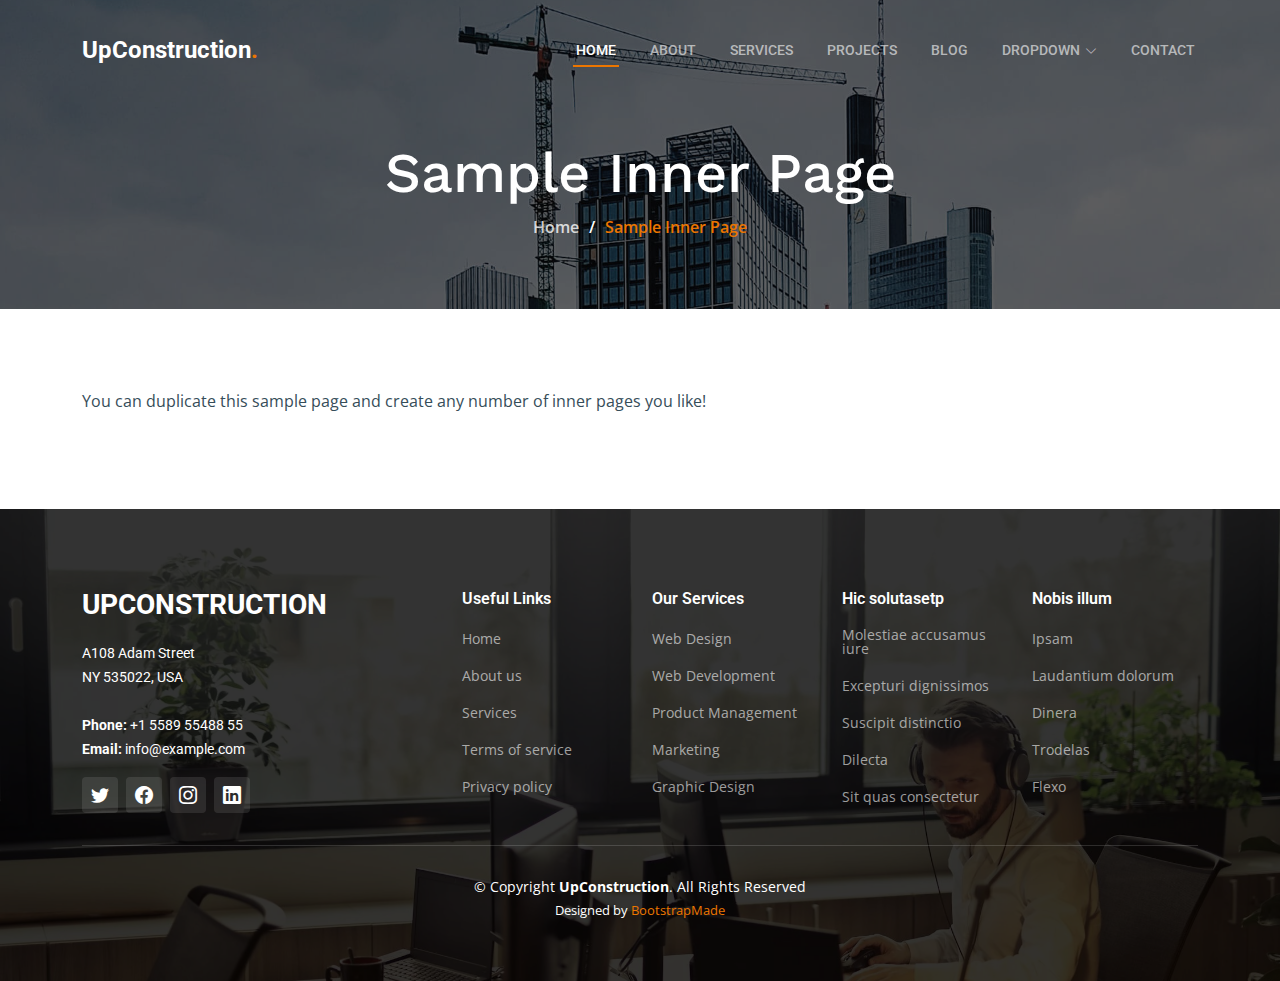
<file: sample-inner-page.html>
<!DOCTYPE html>
<html lang="en">

<head>
  <meta charset="utf-8">
  <meta content="width=device-width, initial-scale=1.0" name="viewport">

  <title>[Template] Sample Inner Page</title>
  <meta content="" name="description">
  <meta content="" name="keywords">

  <!-- Favicons -->
  <link href="assets/img/favicon.png" rel="icon">
  <link href="assets/img/apple-touch-icon.png" rel="apple-touch-icon">

  <!-- Google Fonts -->
  <link rel="preconnect" href="https://fonts.googleapis.com">
  <link rel="preconnect" href="https://fonts.gstatic.com" crossorigin>
  <link href="https://fonts.googleapis.com/css2?family=Open+Sans:ital,wght@0,300;0,400;0,500;0,600;0,700;1,300;1,400;1,600;1,700&family=Roboto:ital,wght@0,300;0,400;0,500;0,600;0,700;1,300;1,400;1,500;1,600;1,700&family=Work+Sans:ital,wght@0,300;0,400;0,500;0,600;0,700;1,300;1,400;1,500;1,600;1,700&display=swap" rel="stylesheet">

  <!-- Vendor CSS Files -->
  <link href="assets/vendor/bootstrap/css/bootstrap.min.css" rel="stylesheet">
  <link href="assets/vendor/bootstrap-icons/bootstrap-icons.css" rel="stylesheet">
  <link href="assets/vendor/fontawesome-free/css/all.min.css" rel="stylesheet">
  <link href="assets/vendor/aos/aos.css" rel="stylesheet">
  <link href="assets/vendor/glightbox/css/glightbox.min.css" rel="stylesheet">
  <link href="assets/vendor/swiper/swiper-bundle.min.css" rel="stylesheet">

  <!-- Template Main CSS File -->
  <link href="assets/css/main.css" rel="stylesheet">

  <!-- =======================================================
  * Template Name: UpConstruction
  * Template URL: https://bootstrapmade.com/upconstruction-bootstrap-construction-website-template/
  * Updated: Mar 17 2024 with Bootstrap v5.3.3
  * Author: BootstrapMade.com
  * License: https://bootstrapmade.com/license/
  ======================================================== -->
</head>

<body>

  <!-- ======= Header ======= -->
  <header id="header" class="header d-flex align-items-center">
    <div class="container-fluid container-xl d-flex align-items-center justify-content-between">

      <a href="index.html" class="logo d-flex align-items-center">
        <!-- Uncomment the line below if you also wish to use an image logo -->
        <!-- <img src="assets/img/logo.png" alt=""> -->
        <h1>UpConstruction<span>.</span></h1>
      </a>

      <i class="mobile-nav-toggle mobile-nav-show bi bi-list"></i>
      <i class="mobile-nav-toggle mobile-nav-hide d-none bi bi-x"></i>
      <nav id="navbar" class="navbar">
        <ul>
          <li><a href="index.html" class="active">Home</a></li>
          <li><a href="about.html">About</a></li>
          <li><a href="services.html">Services</a></li>
          <li><a href="projects.html">Projects</a></li>
          <li><a href="blog.html">Blog</a></li>
          <li class="dropdown"><a href="#"><span>Dropdown</span> <i class="bi bi-chevron-down dropdown-indicator"></i></a>
            <ul>
              <li><a href="#">Dropdown 1</a></li>
              <li class="dropdown"><a href="#"><span>Deep Dropdown</span> <i class="bi bi-chevron-down dropdown-indicator"></i></a>
                <ul>
                  <li><a href="#">Deep Dropdown 1</a></li>
                  <li><a href="#">Deep Dropdown 2</a></li>
                  <li><a href="#">Deep Dropdown 3</a></li>
                  <li><a href="#">Deep Dropdown 4</a></li>
                  <li><a href="#">Deep Dropdown 5</a></li>
                </ul>
              </li>
              <li><a href="#">Dropdown 2</a></li>
              <li><a href="#">Dropdown 3</a></li>
              <li><a href="#">Dropdown 4</a></li>
            </ul>
          </li>
          <li><a href="contact.html">Contact</a></li>
        </ul>
      </nav><!-- .navbar -->

    </div>
  </header><!-- End Header -->

  <main id="main">

    <!-- ======= Breadcrumbs ======= -->
    <div class="breadcrumbs d-flex align-items-center" style="background-image: url('assets/img/breadcrumbs-bg.jpg');">
      <div class="container position-relative d-flex flex-column align-items-center" data-aos="fade">

        <h2>Sample Inner Page</h2>
        <ol>
          <li><a href="index.html">Home</a></li>
          <li>Sample Inner Page</li>
        </ol>

      </div>
    </div><!-- End Breadcrumbs -->

    <section class="sample-page">
      <div class="container">

        <p>
          You can duplicate this sample page and create any number of inner pages you like!
        </p>

      </div>
    </section>

  </main><!-- End #main -->

  <!-- ======= Footer ======= -->
  <footer id="footer" class="footer">

    <div class="footer-content position-relative">
      <div class="container">
        <div class="row">

          <div class="col-lg-4 col-md-6">
            <div class="footer-info">
              <h3>UpConstruction</h3>
              <p>
                A108 Adam Street <br>
                NY 535022, USA<br><br>
                <strong>Phone:</strong> +1 5589 55488 55<br>
                <strong>Email:</strong> info@example.com<br>
              </p>
              <div class="social-links d-flex mt-3">
                <a href="#" class="d-flex align-items-center justify-content-center"><i class="bi bi-twitter"></i></a>
                <a href="#" class="d-flex align-items-center justify-content-center"><i class="bi bi-facebook"></i></a>
                <a href="#" class="d-flex align-items-center justify-content-center"><i class="bi bi-instagram"></i></a>
                <a href="#" class="d-flex align-items-center justify-content-center"><i class="bi bi-linkedin"></i></a>
              </div>
            </div>
          </div><!-- End footer info column-->

          <div class="col-lg-2 col-md-3 footer-links">
            <h4>Useful Links</h4>
            <ul>
              <li><a href="#">Home</a></li>
              <li><a href="#">About us</a></li>
              <li><a href="#">Services</a></li>
              <li><a href="#">Terms of service</a></li>
              <li><a href="#">Privacy policy</a></li>
            </ul>
          </div><!-- End footer links column-->

          <div class="col-lg-2 col-md-3 footer-links">
            <h4>Our Services</h4>
            <ul>
              <li><a href="#">Web Design</a></li>
              <li><a href="#">Web Development</a></li>
              <li><a href="#">Product Management</a></li>
              <li><a href="#">Marketing</a></li>
              <li><a href="#">Graphic Design</a></li>
            </ul>
          </div><!-- End footer links column-->

          <div class="col-lg-2 col-md-3 footer-links">
            <h4>Hic solutasetp</h4>
            <ul>
              <li><a href="#">Molestiae accusamus iure</a></li>
              <li><a href="#">Excepturi dignissimos</a></li>
              <li><a href="#">Suscipit distinctio</a></li>
              <li><a href="#">Dilecta</a></li>
              <li><a href="#">Sit quas consectetur</a></li>
            </ul>
          </div><!-- End footer links column-->

          <div class="col-lg-2 col-md-3 footer-links">
            <h4>Nobis illum</h4>
            <ul>
              <li><a href="#">Ipsam</a></li>
              <li><a href="#">Laudantium dolorum</a></li>
              <li><a href="#">Dinera</a></li>
              <li><a href="#">Trodelas</a></li>
              <li><a href="#">Flexo</a></li>
            </ul>
          </div><!-- End footer links column-->

        </div>
      </div>
    </div>

    <div class="footer-legal text-center position-relative">
      <div class="container">
        <div class="copyright">
          &copy; Copyright <strong><span>UpConstruction</span></strong>. All Rights Reserved
        </div>
        <div class="credits">
          <!-- All the links in the footer should remain intact. -->
          <!-- You can delete the links only if you purchased the pro version. -->
          <!-- Licensing information: https://bootstrapmade.com/license/ -->
          <!-- Purchase the pro version with working PHP/AJAX contact form: https://bootstrapmade.com/upconstruction-bootstrap-construction-website-template/ -->
          Designed by <a href="https://bootstrapmade.com/">BootstrapMade</a>
        </div>
      </div>
    </div>

  </footer>
  <!-- End Footer -->

  <a href="#" class="scroll-top d-flex align-items-center justify-content-center"><i class="bi bi-arrow-up-short"></i></a>

  <div id="preloader"></div>

  <!-- Vendor JS Files -->
  <script src="assets/vendor/bootstrap/js/bootstrap.bundle.min.js"></script>
  <script src="assets/vendor/aos/aos.js"></script>
  <script src="assets/vendor/glightbox/js/glightbox.min.js"></script>
  <script src="assets/vendor/isotope-layout/isotope.pkgd.min.js"></script>
  <script src="assets/vendor/swiper/swiper-bundle.min.js"></script>
  <script src="assets/vendor/purecounter/purecounter_vanilla.js"></script>
  <script src="assets/vendor/php-email-form/validate.js"></script>

  <!-- Template Main JS File -->
  <script src="assets/js/main.js"></script>

</body>

</html>
</file>
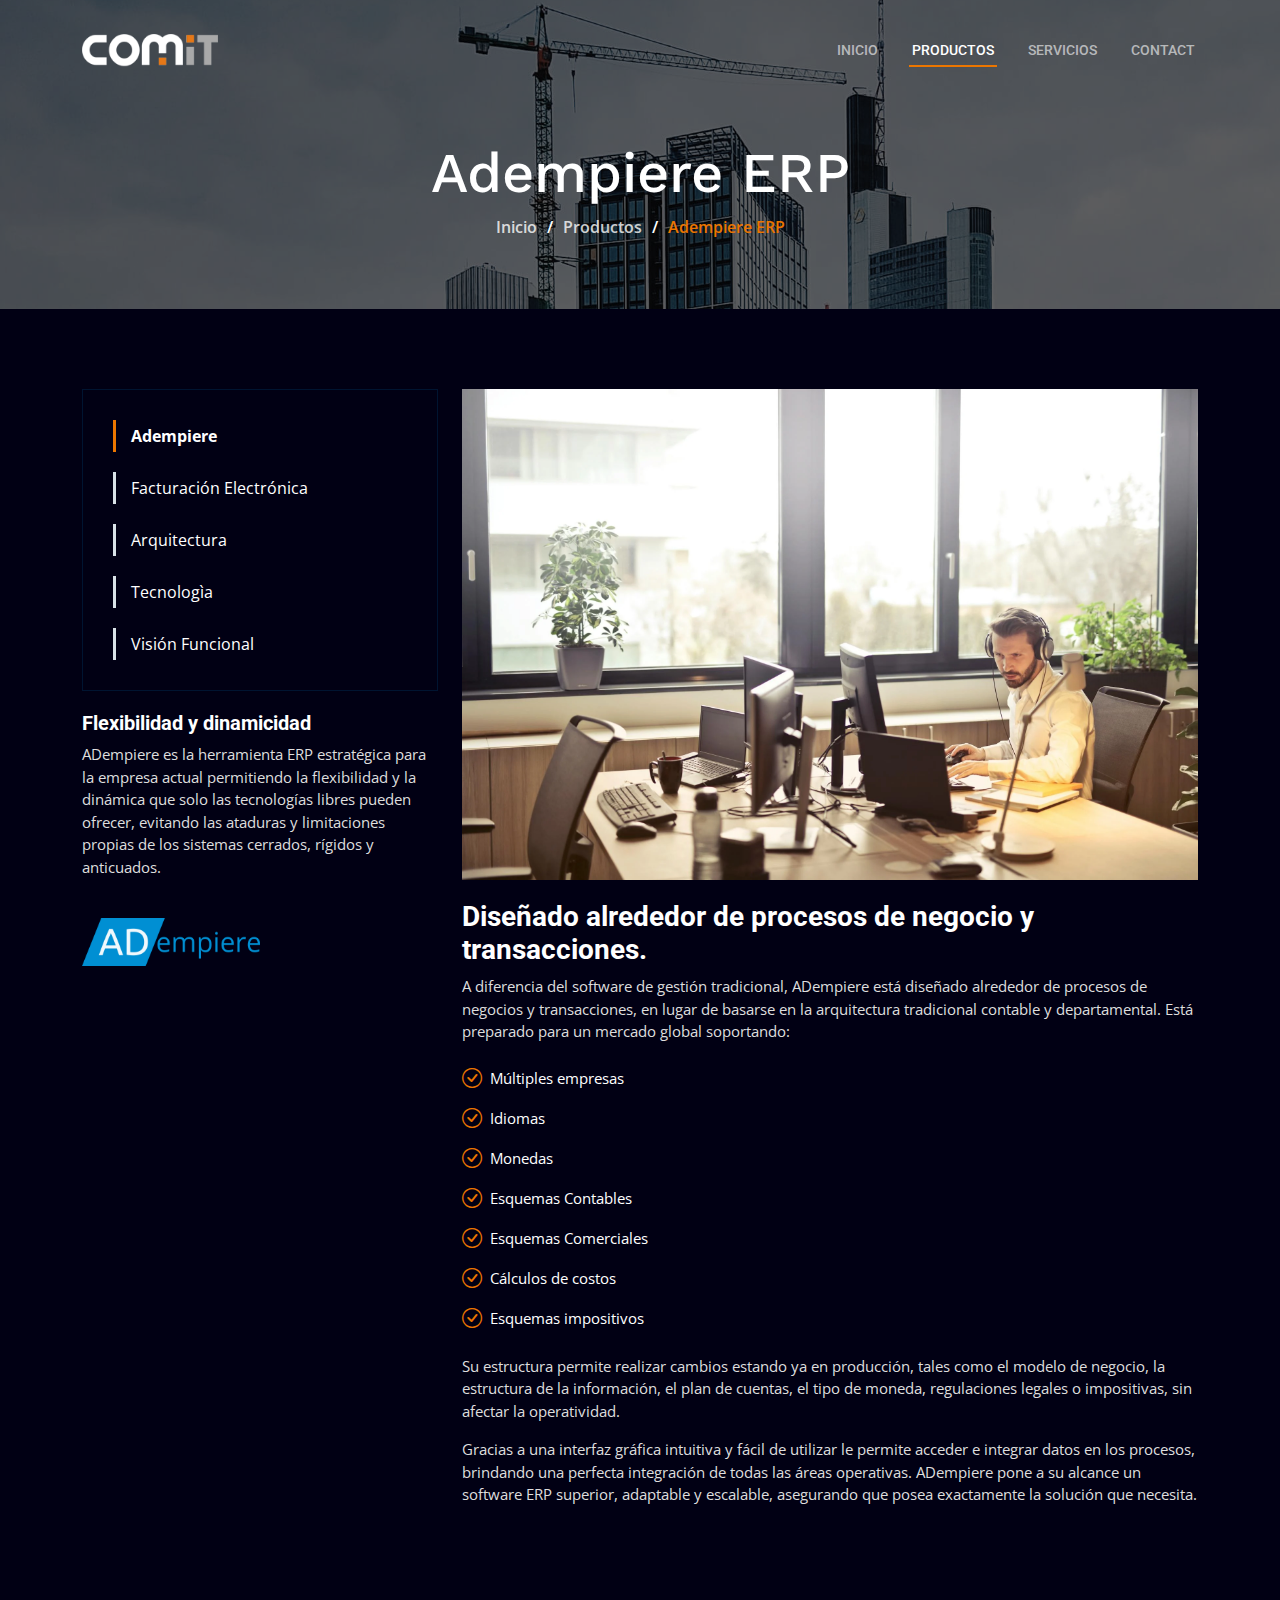
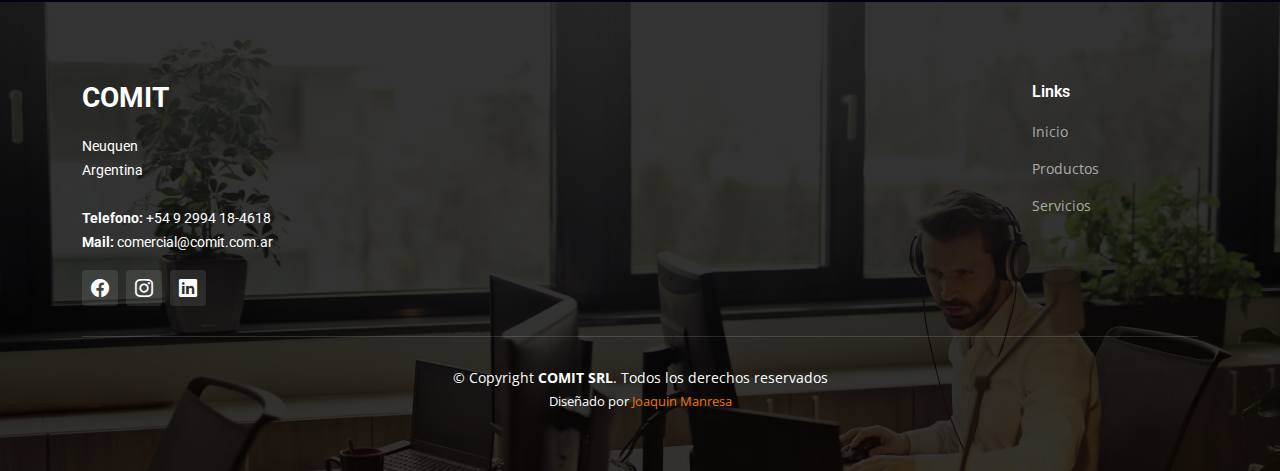
<file: service-detailsAdempiere.html>
<!DOCTYPE html>
<html lang="en">

<head>
  <meta charset="utf-8">
  <meta content="width=device-width, initial-scale=1.0" name="viewport">

  <title>Adempiere - Comit </title>
  <meta content="" name="description">
  <meta content="" name="keywords">

  <!-- Favicons -->
  <link href="assets/img/logo.png" rel="icon">
  <link href="assets/img/logo.png" rel="apple-touch-icon">

  <!-- Google Fonts -->
  <link rel="preconnect" href="https://fonts.googleapis.com">
  <link rel="preconnect" href="https://fonts.gstatic.com" crossorigin>
  <link href="https://fonts.googleapis.com/css2?family=Open+Sans:ital,wght@0,300;0,400;0,500;0,600;0,700;1,300;1,400;1,600;1,700&family=Roboto:ital,wght@0,300;0,400;0,500;0,600;0,700;1,300;1,400;1,500;1,600;1,700&family=Work+Sans:ital,wght@0,300;0,400;0,500;0,600;0,700;1,300;1,400;1,500;1,600;1,700&display=swap" rel="stylesheet">

  <!-- Vendor CSS Files -->
  <link href="assets/vendor/bootstrap/css/bootstrap.min.css" rel="stylesheet">
  <link href="assets/vendor/bootstrap-icons/bootstrap-icons.css" rel="stylesheet">
  <link href="assets/vendor/fontawesome-free/css/all.min.css" rel="stylesheet">
  <link href="assets/vendor/aos/aos.css" rel="stylesheet">
  <link href="assets/vendor/glightbox/css/glightbox.min.css" rel="stylesheet">
  <link href="assets/vendor/swiper/swiper-bundle.min.css" rel="stylesheet">

  <!-- Template Main CSS File -->
  <link href="assets/css/main.css" rel="stylesheet">

  <!-- =======================================================
  * Template Name: UpConstruction
  * Template URL: https://bootstrapmade.com/upconstruction-bootstrap-construction-website-template/
  * Updated: Mar 17 2024 with Bootstrap v5.3.3
  * Author: BootstrapMade.com
  * License: https://bootstrapmade.com/license/
  ======================================================== -->
</head>

<body>

  <!-- ======= Header ======= -->
  <header id="header" class="header d-flex align-items-center">
    <div class="container-fluid container-xl d-flex align-items-center justify-content-between">

      <a href="index.html" class="logo d-flex align-items-center">
        <!-- Uncomment the line below if you also wish to use an image logo -->
        <!-- <img src="assets/img/logo.png" alt=""> -->
        <img style="width: 80%;" src="./assets/img/logo.png" alt="">
      </a>

      <i class="mobile-nav-toggle mobile-nav-show bi bi-list"></i>
      <i class="mobile-nav-toggle mobile-nav-hide d-none bi bi-x"></i>
      <nav id="navbar" class="navbar">
        <ul>
          <li><a href="index.html">Inicio</a></li>
          <li><a href="productos.html" class="active">Productos</a></li>
          <li><a href="servicios.html">Servicios</a></li>
          <!-- <li class="dropdown"><a href="#"><span>Dropdown</span> <i class="bi bi-chevron-down dropdown-indicator"></i></a>
            <ul>
              <li><a href="#">Dropdown 1</a></li>
              <li class="dropdown"><a href="#"><span>Deep Dropdown</span> <i class="bi bi-chevron-down dropdown-indicator"></i></a>
                <ul>
                  <li><a href="#">Deep Dropdown 1</a></li>
                  <li><a href="#">Deep Dropdown 2</a></li>
                  <li><a href="#">Deep Dropdown 3</a></li>
                  <li><a href="#">Deep Dropdown 4</a></li>
                  <li><a href="#">Deep Dropdown 5</a></li>
                </ul>
              </li>
              <li><a href="#">Dropdown 2</a></li>
              <li><a href="#">Dropdown 3</a></li>
              <li><a href="#">Dropdown 4</a></li>
            </ul>
          </li> -->
          <li><a href="contact.html">Contact</a></li>
        </ul>
      </nav><!-- .navbar -->

    </div>
  </header><!-- End Header -->

  <main id="main">

    <!-- ======= Breadcrumbs ======= -->
    <div class="breadcrumbs d-flex align-items-center" style="background-image: url('assets/img/breadcrumbs-bg.jpg');">
      <div class="container position-relative d-flex flex-column align-items-center" data-aos="fade">

        <h2>Adempiere ERP</h2>
        <ol>
          <li><a href="index.html">Inicio</a></li>
          <li><a href="productos.html">Productos</a></li>
          <li>Adempiere ERP</li>
        </ol>

      </div>
    </div><!-- End Breadcrumbs -->

    <!-- ======= Service Details Section ======= -->
    <section id="service-details" class="service-details">
      <div class="container" data-aos="fade-up" data-aos-delay="100">

        <div class="row gy-4">

          <div class="col-lg-4">
            <div class="services-list">
              <a href="#" class="active">Adempiere</a>
              <a href="#">Facturación Electrónica</a>
              <a href="#">Arquitectura</a>
              <a href="#">Tecnologìa</a>
              <a href="#">Visión Funcional</a>
            </div>



            <h4>Flexibilidad y dinamicidad</h4>
            <p>ADempiere es la herramienta ERP estratégica para la empresa actual permitiendo la flexibilidad y la dinámica que solo las tecnologías libres pueden ofrecer, evitando las ataduras y limitaciones propias de los sistemas cerrados, rígidos y anticuados.</p>
            <br>
            <img src="./assets/Adempiere-logo.png" alt="" style="width: 50%;">
          </div>

          <div class="col-lg-8">
            <img src="assets/img/recurso1.webp" alt="" class="img-fluid services-img">
            <h3>Diseñado alrededor de procesos de negocio y transacciones.</h3>
            <p>
              A diferencia del software de gestión tradicional, ADempiere está diseñado alrededor de procesos de negocios y transacciones, en lugar de basarse en la arquitectura tradicional contable y departamental. Está preparado para un mercado global soportando: 
            </p>
            <ul>
              <li><i class="bi bi-check-circle"></i> <span>Múltiples empresas</span></li>
              <li><i class="bi bi-check-circle"></i> <span>Idiomas</span></li>
              <li><i class="bi bi-check-circle"></i> <span>Monedas</span></li>
              <li><i class="bi bi-check-circle"></i> <span>Esquemas Contables</span></li>
              <li><i class="bi bi-check-circle"></i> <span>Esquemas Comerciales</span></li>
              <li><i class="bi bi-check-circle"></i> <span>Cálculos de costos</span></li>
              <li><i class="bi bi-check-circle"></i> <span>Esquemas impositivos</span></li>
            </ul>
            <p>
              Su estructura permite realizar cambios estando ya en producción, tales como el modelo de negocio, la estructura de la información, el plan de cuentas, el tipo de moneda, regulaciones legales o impositivas, sin afectar la operatividad.
            </p>
            <p>
              Gracias a una interfaz gráfica intuitiva y fácil de utilizar le permite acceder e integrar datos en los procesos, brindando una perfecta integración de todas las áreas operativas. ADempiere pone a su alcance un software ERP superior, adaptable y escalable, asegurando que posea exactamente la solución que necesita.
            </p>
          </div>

        </div>

      </div>
    </section><!-- End Service Details Section -->

  </main><!-- End #main -->

  <!-- ======= Footer ======= -->
  <footer id="footer" class="footer">

    <div class="footer-content position-relative">
      <div class="container">
        <div class="row">

          <div class="col-lg-4 col-md-6">
            <div class="footer-info">
              <h3>COMIT</h3>
              <p>
                Neuquen<br>
                Argentina<br><br>
                <strong>Telefono:</strong> +54 9 2994 18-4618<br>
                <strong>Mail:</strong> comercial@comit.com.ar<br>
              </p>
              <div class="social-links d-flex mt-3">
                <!-- <a href="#" class="d-flex align-items-center justify-content-center"><i class="bi bi-twitter"></i></a> -->
                <a href="https://web.facebook.com/comitingenieria/?_rdc=1&_rdr" class="d-flex align-items-center justify-content-center"><i class="bi bi-facebook"></i></a>
                <a href="https://www.instagram.com/comit_srl/" class="d-flex align-items-center justify-content-center"><i class="bi bi-instagram"></i></a>
                <a href="https://www.linkedin.com/company/comit-srl/" class="d-flex align-items-center justify-content-center"><i class="bi bi-linkedin"></i></a>
              </div>
            </div>
          </div><!-- End footer info column-->

          <div class="col-lg-2 col-md-3 footer-links">
            <!-- <h4>Our Services</h4>
            <ul>
              <li><a href="#">Web Design</a></li>
              <li><a href="#">Web Development</a></li>
              <li><a href="#">Product Management</a></li>
              <li><a href="#">Marketing</a></li>
              <li><a href="#">Graphic Design</a></li>
            </ul> -->
          </div>
          <!-- End footer links column-->

          <div class="col-lg-2 col-md-3 footer-links">
            <!-- <h4>Hic solutasetp</h4>
            <ul>
              <li><a href="#">Molestiae accusamus iure</a></li>
              <li><a href="#">Excepturi dignissimos</a></li>
              <li><a href="#">Suscipit distinctio</a></li>
              <li><a href="#">Dilecta</a></li>
              <li><a href="#">Sit quas consectetur</a></li>
            </ul> -->
          </div>
          <!-- End footer links column-->

          <div class="col-lg-2 col-md-3 footer-links">
            <!-- <h4>Nobis illum</h4>
            <ul>
              <li><a href="index.html">Inicio</a></li>
              <li><a href="productos.html">Productos</a></li>
              <li><a href="servicios.html">Servicios</a></li>
              <li><a href="about.html">Nosotros</a></li>
              <li><a href="blog.html">Blog</a></li>
            </ul> -->
          </div>
          <!-- End footer links column-->

          <div class="col-lg-2 col-md-3 footer-links">
            <h4>Links</h4>
            <ul>
              <li><a href="index.html">Inicio</a></li>
              <li><a href="productos.html">Productos</a></li>
              <li><a href="servicios.html">Servicios</a></li>
              <!-- <li><a href="about.html">Nosotros</a></li>
              <li><a href="blog.html">Blog</a></li> -->
            </ul>
          </div>
          <!-- End footer links column-->
        </div>
      </div>
    </div>

    <div class="footer-legal text-center position-relative">
      <div class="container">
        <div class="copyright">
          &copy; Copyright <strong><span>COMIT SRL</span></strong>. Todos los derechos reservados
        </div>
        <div class="credits">
          <!-- All the links in the footer should remain intact. -->
          <!-- You can delete the links only if you purchased the pro version. -->
          <!-- Licensing information: https://bootstrapmade.com/license/ -->
          <!-- Purchase the pro version with working PHP/AJAX contact form: https://bootstrapmade.com/upconstruction-bootstrap-construction-website-template/ -->
          Diseñado por <a href="https://joaquinmanresadev.github.io" target="_blank">Joaquin Manresa</a>
        </div>
      </div>
    </div>

  </footer>
  <!-- End Footer -->

  <a href="#" class="scroll-top d-flex align-items-center justify-content-center"><i class="bi bi-arrow-up-short"></i></a>

  <div id="preloader"></div>

  <!-- Vendor JS Files -->
  <script src="assets/vendor/bootstrap/js/bootstrap.bundle.min.js"></script>
  <script src="assets/vendor/aos/aos.js"></script>
  <script src="assets/vendor/glightbox/js/glightbox.min.js"></script>
  <script src="assets/vendor/isotope-layout/isotope.pkgd.min.js"></script>
  <script src="assets/vendor/swiper/swiper-bundle.min.js"></script>
  <script src="assets/vendor/purecounter/purecounter_vanilla.js"></script>
  <script src="assets/vendor/php-email-form/validate.js"></script>

  <!-- Template Main JS File -->
  <script src="assets/js/main.js"></script>

</body>

</html>
</file>
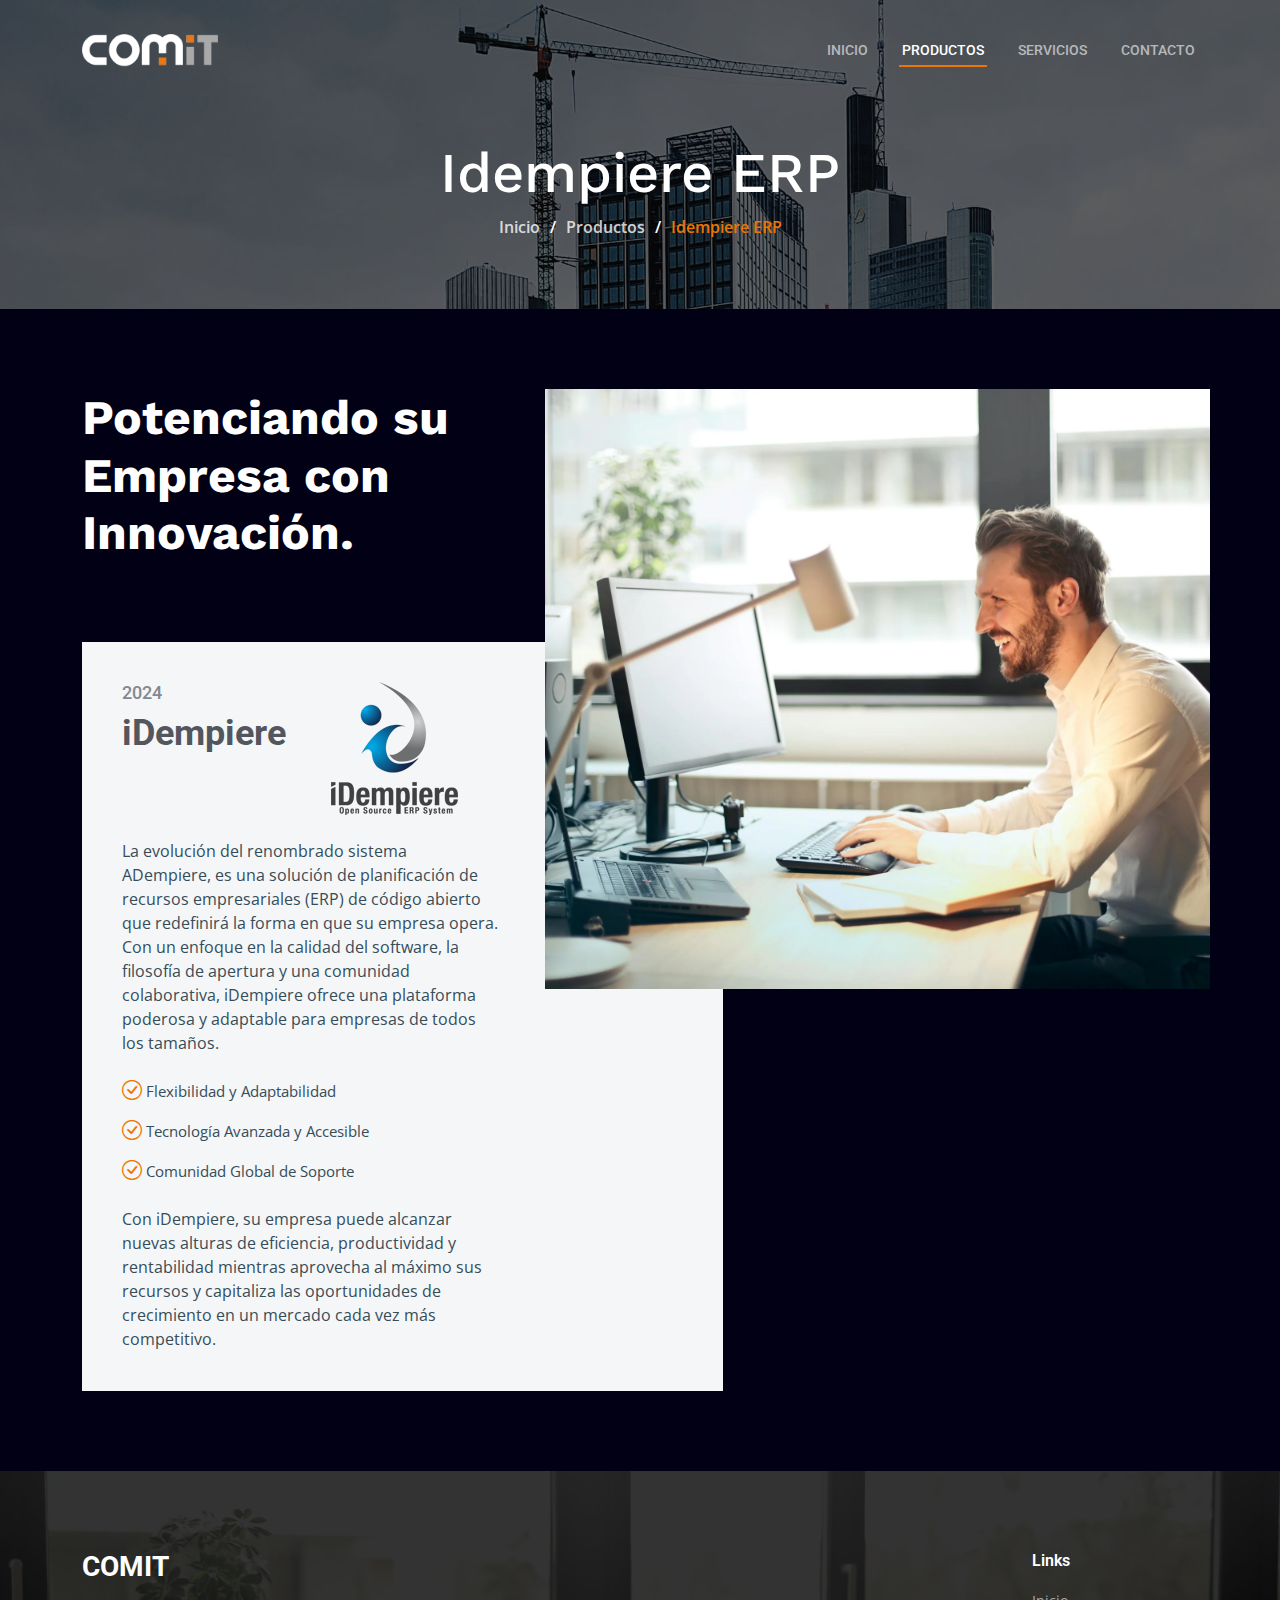
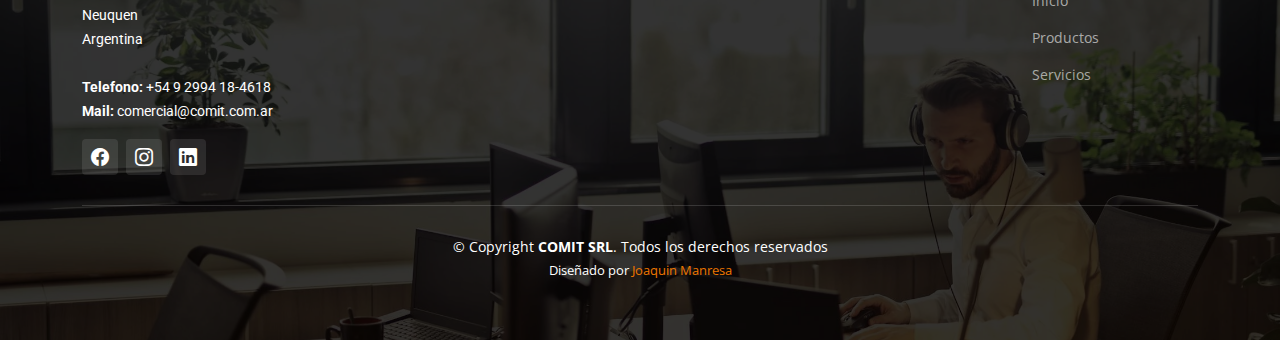
<file: service-detailsIdempiere.html>
<!DOCTYPE html>
<html lang="en">

<head>
  <meta charset="utf-8">
  <meta content="width=device-width, initial-scale=1.0" name="viewport">

  <title>Idempiere - Comit </title>
  <meta content="" name="description">
  <meta content="" name="keywords">

  <!-- Favicons -->
  <link href="assets/img/logo.png" rel="icon">
  <link href="assets/img/logo.png" rel="apple-touch-icon">

  <!-- Google Fonts -->
  <link rel="preconnect" href="https://fonts.googleapis.com">
  <link rel="preconnect" href="https://fonts.gstatic.com" crossorigin>
  <link href="https://fonts.googleapis.com/css2?family=Open+Sans:ital,wght@0,300;0,400;0,500;0,600;0,700;1,300;1,400;1,600;1,700&family=Roboto:ital,wght@0,300;0,400;0,500;0,600;0,700;1,300;1,400;1,500;1,600;1,700&family=Work+Sans:ital,wght@0,300;0,400;0,500;0,600;0,700;1,300;1,400;1,500;1,600;1,700&display=swap" rel="stylesheet">

  <!-- Vendor CSS Files -->
  <link href="assets/vendor/bootstrap/css/bootstrap.min.css" rel="stylesheet">
  <link href="assets/vendor/bootstrap-icons/bootstrap-icons.css" rel="stylesheet">
  <link href="assets/vendor/fontawesome-free/css/all.min.css" rel="stylesheet">
  <link href="assets/vendor/aos/aos.css" rel="stylesheet">
  <link href="assets/vendor/glightbox/css/glightbox.min.css" rel="stylesheet">
  <link href="assets/vendor/swiper/swiper-bundle.min.css" rel="stylesheet">

  <!-- Template Main CSS File -->
  <link href="assets/css/main.css" rel="stylesheet">

  <!-- =======================================================
  * Template Name: UpConstruction
  * Template URL: https://bootstrapmade.com/upconstruction-bootstrap-construction-website-template/
  * Updated: Mar 17 2024 with Bootstrap v5.3.3
  * Author: BootstrapMade.com
  * License: https://bootstrapmade.com/license/
  ======================================================== -->
</head>

<body>

  <!-- ======= Header ======= -->
  <header id="header" class="header d-flex align-items-center">
    <div class="container-fluid container-xl d-flex align-items-center justify-content-between">

      <a href="index.html" class="logo d-flex align-items-center">
        <!-- Uncomment the line below if you also wish to use an image logo -->
        <!-- <img src="assets/img/logo.png" alt=""> -->
        <img style="width: 80%;" src="./assets/img/logo.png" alt="">
      </a>

      <i class="mobile-nav-toggle mobile-nav-show bi bi-list"></i>
      <i class="mobile-nav-toggle mobile-nav-hide d-none bi bi-x"></i>
      <nav id="navbar" class="navbar">
        <ul>
          <li><a href="index.html">Inicio</a></li>
          <li><a href="productos.html" class="active">Productos</a></li>
          <li><a href="servicios.html">Servicios</a></li>
          <!-- <li class="dropdown"><a href="#"><span>Dropdown</span> <i class="bi bi-chevron-down dropdown-indicator"></i></a>
            <ul>
              <li><a href="#">Dropdown 1</a></li>
              <li class="dropdown"><a href="#"><span>Deep Dropdown</span> <i class="bi bi-chevron-down dropdown-indicator"></i></a>
                <ul>
                  <li><a href="#">Deep Dropdown 1</a></li>
                  <li><a href="#">Deep Dropdown 2</a></li>
                  <li><a href="#">Deep Dropdown 3</a></li>
                  <li><a href="#">Deep Dropdown 4</a></li>
                  <li><a href="#">Deep Dropdown 5</a></li>
                </ul>
              </li>
              <li><a href="#">Dropdown 2</a></li>
              <li><a href="#">Dropdown 3</a></li>
              <li><a href="#">Dropdown 4</a></li>
            </ul>
          </li> -->
          <li><a href="contact.html">Contacto</a></li>
        </ul>
      </nav><!-- .navbar -->

    </div>
  </header><!-- End Header -->

  <main id="main">

    <!-- ======= Breadcrumbs ======= -->
    <div class="breadcrumbs d-flex align-items-center" style="background-image: url('assets/img/breadcrumbs-bg.jpg');">
      <div class="container position-relative d-flex flex-column align-items-center" data-aos="fade">

        <h2>Idempiere ERP</h2>
        <ol>
          <li><a href="index.html">Inicio</a></li>
          <li><a href="productos.html">Productos</a></li>
          <li>Idempiere ERP</li>
        </ol>

      </div>
    </div><!-- End Breadcrumbs -->

    <!-- ======= Service Details Section ======= -->
    <!-- <section id="service-details" class="service-details">
      <div class="container" data-aos="fade-up" data-aos-delay="100">

        <div class="row gy-4">

          <div class="col-lg-4">
            <div class="services-list">
              <a href="#" class="active">Idempiere</a>
              <a href="#">Facturación Electrónica</a>
              <a href="#">Arquitectura</a>
              <a href="#">Tecnologìa</a>
              <a href="#">Visión Funcional</a> 
            </div>

            <h4>Flexibilidad y dinamicidad</h4>
            <p>ADempiere es la herramienta ERP estratégica para la empresa actual permitiendo la flexibilidad y la dinámica que solo las tecnologías libres pueden ofrecer, evitando las ataduras y limitaciones propias de los sistemas cerrados, rígidos y anticuados.</p>
          </div>

          <div class="col-lg-8">
            <img src="assets/img/recurso1.webp" alt="" class="img-fluid services-img">
            <h3>Diseñado alrededor de procesos de negocio y transacciones.</h3>
            <p>
              A diferencia del software de gestión tradicional, ADempiere está diseñado alrededor de procesos de negocios y transacciones, en lugar de basarse en la arquitectura tradicional contable y departamental. Está preparado para un mercado global soportando: 
            </p>
            <ul>
              <li><i class="bi bi-check-circle"></i> <span>Múltiples empresas</span></li>
              <li><i class="bi bi-check-circle"></i> <span>Idiomas</span></li>
              <li><i class="bi bi-check-circle"></i> <span>Monedas</span></li>
              <li><i class="bi bi-check-circle"></i> <span>Esquemas Contables</span></li>
              <li><i class="bi bi-check-circle"></i> <span>Esquemas Comerciales</span></li>
              <li><i class="bi bi-check-circle"></i> <span>Cálculos de costos</span></li>
              <li><i class="bi bi-check-circle"></i> <span>Esquemas impositivos</span></li>
            </ul>
            <p>
              Su estructura permite realizar cambios estando ya en producción, tales como el modelo de negocio, la estructura de la información, el plan de cuentas, el tipo de moneda, regulaciones legales o impositivas, sin afectar la operatividad.
            </p>
            <p>
              Gracias a una interfaz gráfica intuitiva y fácil de utilizar le permite acceder e integrar datos en los procesos, brindando una perfecta integración de todas las áreas operativas. ADempiere pone a su alcance un software ERP superior, adaptable y escalable, asegurando que posea exactamente la solución que necesita.
            </p>
          </div>

        </div>

      </div>
    </section> -->
    <!-- End Service Details Section -->

    <!-- ======= About Section ======= -->
    <section id="about" class="about">
      <div class="container" data-aos="fade-up">

        <div class="row position-relative">

          <div class="col-lg-7 about-img" style="background-image: url(assets/img/recurso3.webp);"></div>

          <div class="col-lg-7">
            <h2>Potenciando su Empresa con Innovación.</h2>
            <div class="our-story">

              <div class="row">
                <div class="col">
                  <h4>2024</h4>
                  <h3>iDempiere</h3>
                </div>
                <div class="col">
                  <img src="./assets/IDempiereLogo.png" alt="">
                </div>
              </div>

              <br>
              <p>La evolución del renombrado sistema ADempiere, es una solución de planificación de recursos empresariales (ERP) de código abierto que redefinirá la forma en que su empresa opera. Con un enfoque en la calidad del software, la filosofía de apertura y una comunidad colaborativa, iDempiere ofrece una plataforma poderosa y adaptable para empresas de todos los tamaños. </p>
              <ul>
                <li><i class="bi bi-check-circle"></i> <span>Flexibilidad y Adaptabilidad</span></li>
                <li><i class="bi bi-check-circle"></i> <span>Tecnología Avanzada y Accesible</span></li>
                <li><i class="bi bi-check-circle"></i> <span>Comunidad Global de Soporte</span></li>
              </ul>
              <p>Con iDempiere, su empresa puede alcanzar nuevas alturas de eficiencia, productividad y rentabilidad mientras aprovecha al máximo sus recursos y capitaliza las oportunidades de crecimiento en un mercado cada vez más competitivo.</p>

              <!-- <div class="watch-video d-flex align-items-center position-relative">
                <i class="bi bi-play-circle"></i>
                <a href="https://www.youtube.com/watch?v=LXb3EKWsInQ" class="glightbox stretched-link">Ver Video</a>
              </div> -->
            </div>
          </div>

        </div>

      </div>
    </section>
    <!-- End About Section -->

  </main><!-- End #main -->

  <!-- ======= Footer ======= -->
  <footer id="footer" class="footer">

    <div class="footer-content position-relative">
      <div class="container">
        <div class="row">

          <div class="col-lg-4 col-md-6">
            <div class="footer-info">
              <h3>COMIT</h3>
              <p>
                Neuquen <br>
                Argentina<br><br>
                <strong>Telefono:</strong> +54 9 2994 18-4618<br>
                <strong>Mail:</strong> comercial@comit.com.ar<br>
              </p>
              <div class="social-links d-flex mt-3">
                <!-- <a href="#" class="d-flex align-items-center justify-content-center"><i class="bi bi-twitter"></i></a> -->
                <a href="https://web.facebook.com/comitingenieria/?_rdc=1&_rdr" class="d-flex align-items-center justify-content-center"><i class="bi bi-facebook"></i></a>
                <a href="https://www.instagram.com/comit_srl/" class="d-flex align-items-center justify-content-center"><i class="bi bi-instagram"></i></a>
                <a href="https://www.linkedin.com/company/comit-srl/" class="d-flex align-items-center justify-content-center"><i class="bi bi-linkedin"></i></a>
              </div>
            </div>
          </div><!-- End footer info column-->

          <div class="col-lg-2 col-md-3 footer-links">
            <!-- <h4>Our Services</h4>
            <ul>
              <li><a href="#">Web Design</a></li>
              <li><a href="#">Web Development</a></li>
              <li><a href="#">Product Management</a></li>
              <li><a href="#">Marketing</a></li>
              <li><a href="#">Graphic Design</a></li>
            </ul> -->
          </div>
          <!-- End footer links column-->

          <div class="col-lg-2 col-md-3 footer-links">
            <!-- <h4>Hic solutasetp</h4>
            <ul>
              <li><a href="#">Molestiae accusamus iure</a></li>
              <li><a href="#">Excepturi dignissimos</a></li>
              <li><a href="#">Suscipit distinctio</a></li>
              <li><a href="#">Dilecta</a></li>
              <li><a href="#">Sit quas consectetur</a></li>
            </ul> -->
          </div>
          <!-- End footer links column-->

          <div class="col-lg-2 col-md-3 footer-links">
            <!-- <h4>Nobis illum</h4>
            <ul>
              <li><a href="index.html">Inicio</a></li>
              <li><a href="productos.html">Productos</a></li>
              <li><a href="servicios.html">Servicios</a></li>
              <li><a href="about.html">Nosotros</a></li>
              <li><a href="blog.html">Blog</a></li>
            </ul> -->
          </div>
          <!-- End footer links column-->

          <div class="col-lg-2 col-md-3 footer-links">
            <h4>Links</h4>
            <ul>
              <li><a href="index.html">Inicio</a></li>
              <li><a href="productos.html">Productos</a></li>
              <li><a href="servicios.html">Servicios</a></li>
              <!-- <li><a href="about.html">Nosotros</a></li>
              <li><a href="blog.html">Blog</a></li> -->
            </ul>
          </div>
          <!-- End footer links column-->
        </div>
      </div>
    </div>

    <div class="footer-legal text-center position-relative">
      <div class="container">
        <div class="copyright">
          &copy; Copyright <strong><span>COMIT SRL</span></strong>. Todos los derechos reservados
        </div>
        <div class="credits">
          <!-- All the links in the footer should remain intact. -->
          <!-- You can delete the links only if you purchased the pro version. -->
          <!-- Licensing information: https://bootstrapmade.com/license/ -->
          <!-- Purchase the pro version with working PHP/AJAX contact form: https://bootstrapmade.com/upconstruction-bootstrap-construction-website-template/ -->
          Diseñado por <a href="https://joaquinmanresadev.github.io" target="_blank">Joaquin Manresa</a>
        </div>
      </div>
    </div>

  </footer>
  <!-- End Footer -->

  <a href="#" class="scroll-top d-flex align-items-center justify-content-center"><i class="bi bi-arrow-up-short"></i></a>

  <div id="preloader"></div>

  <!-- Vendor JS Files -->
  <script src="assets/vendor/bootstrap/js/bootstrap.bundle.min.js"></script>
  <script src="assets/vendor/aos/aos.js"></script>
  <script src="assets/vendor/glightbox/js/glightbox.min.js"></script>
  <script src="assets/vendor/isotope-layout/isotope.pkgd.min.js"></script>
  <script src="assets/vendor/swiper/swiper-bundle.min.js"></script>
  <script src="assets/vendor/purecounter/purecounter_vanilla.js"></script>
  <script src="assets/vendor/php-email-form/validate.js"></script>

  <!-- Template Main JS File -->
  <script src="assets/js/main.js"></script>

</body>

</html>
</file>
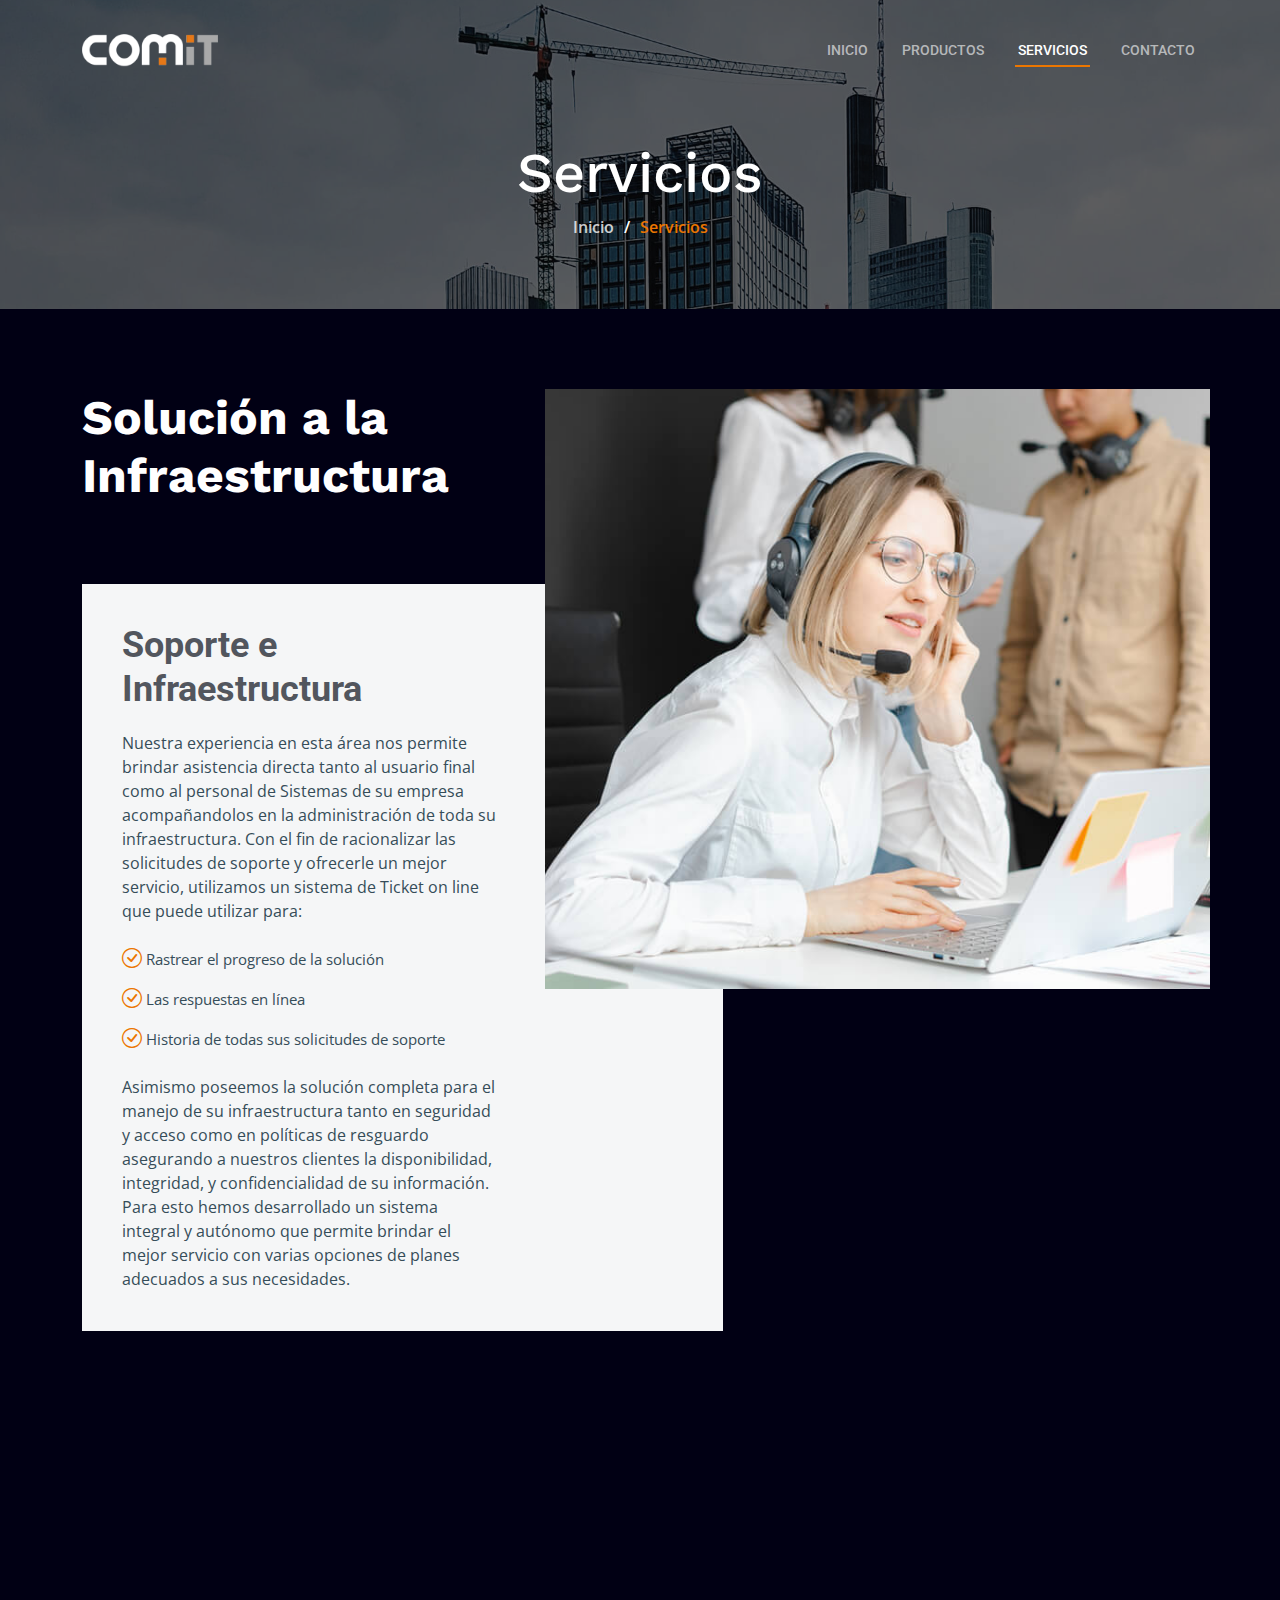
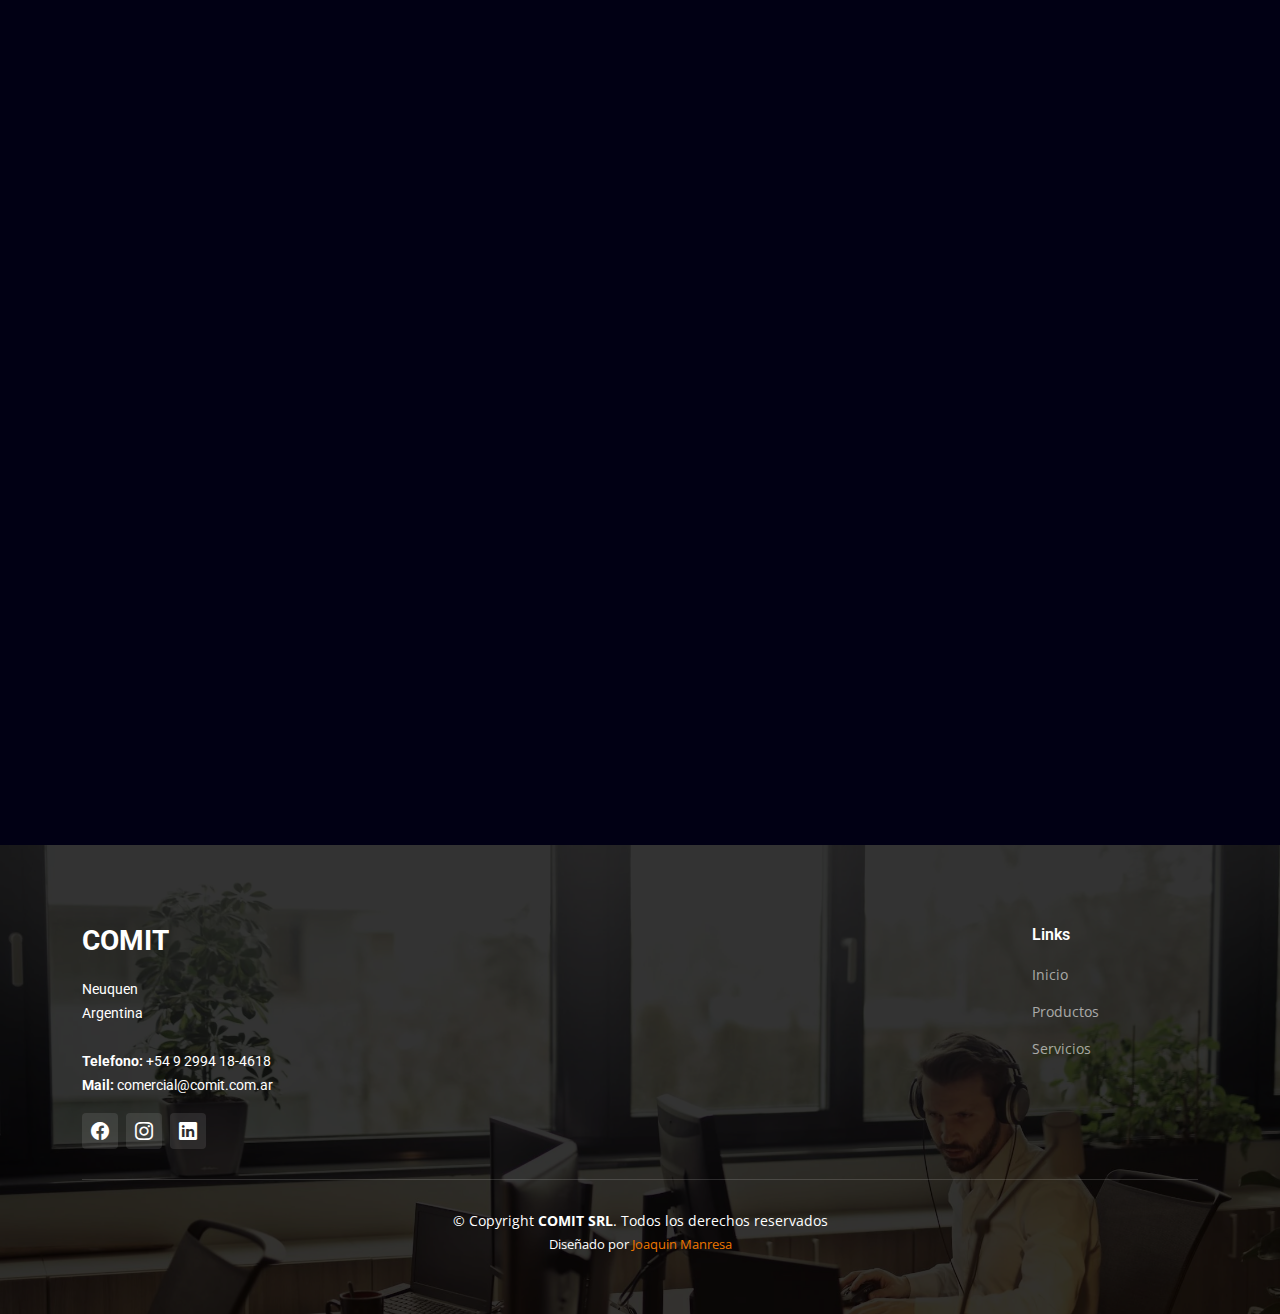
<file: servicios.html>
<!DOCTYPE html>
<html lang="en">

<head>
  <meta charset="utf-8">
  <meta content="width=device-width, initial-scale=1.0" name="viewport">

  <title>Servicios - Comit Ingenieria Empresarial</title>
  <meta content="" name="description">
  <meta content="" name="keywords">

  <!-- Favicons -->
  <link href="assets/img/logo.png" rel="icon">
  <link href="assets/img/logo.png" rel="apple-touch-icon">

  <!-- Google Fonts -->
  <link rel="preconnect" href="https://fonts.googleapis.com">
  <link rel="preconnect" href="https://fonts.gstatic.com" crossorigin>
  <link href="https://fonts.googleapis.com/css2?family=Open+Sans:ital,wght@0,300;0,400;0,500;0,600;0,700;1,300;1,400;1,600;1,700&family=Roboto:ital,wght@0,300;0,400;0,500;0,600;0,700;1,300;1,400;1,500;1,600;1,700&family=Work+Sans:ital,wght@0,300;0,400;0,500;0,600;0,700;1,300;1,400;1,500;1,600;1,700&display=swap" rel="stylesheet">

  <!-- Vendor CSS Files -->
  <link href="assets/vendor/bootstrap/css/bootstrap.min.css" rel="stylesheet">
  <link href="assets/vendor/bootstrap-icons/bootstrap-icons.css" rel="stylesheet">
  <link href="assets/vendor/fontawesome-free/css/all.min.css" rel="stylesheet">
  <link href="assets/vendor/aos/aos.css" rel="stylesheet">
  <link href="assets/vendor/glightbox/css/glightbox.min.css" rel="stylesheet">
  <link href="assets/vendor/swiper/swiper-bundle.min.css" rel="stylesheet">

  <!-- Template Main CSS File -->
  <link href="assets/css/main.css" rel="stylesheet">

  <!-- =======================================================
  * Template Name: UpConstruction
  * Template URL: https://bootstrapmade.com/upconstruction-bootstrap-construction-website-template/
  * Updated: Mar 17 2024 with Bootstrap v5.3.3
  * Author: BootstrapMade.com
  * License: https://bootstrapmade.com/license/
  ======================================================== -->
</head>

<body>

  <!-- ======= Header ======= -->
  <header id="header" class="header d-flex align-items-center">
    <div class="container-fluid container-xl d-flex align-items-center justify-content-between">

      <a href="index.html" class="logo d-flex align-items-center">
        <!-- Uncomment the line below if you also wish to use an image logo -->
        <!-- <img src="assets/img/logo.png" alt=""> -->
        <img style="width: 80%;" src="./assets/img/logo.png" alt="">
      </a>

      <i class="mobile-nav-toggle mobile-nav-show bi bi-list"></i>
      <i class="mobile-nav-toggle mobile-nav-hide d-none bi bi-x"></i>
      <nav id="navbar" class="navbar">
        <ul>
          <li><a href="index.html">Inicio</a></li>
          <li><a href="productos.html">Productos</a></li>
          <li><a href="servicios.html" class="active">Servicios</a></li>
          <!-- <li><a href="about.html">Nosotros</a></li> -->
          <!-- <li><a href="blog.html">Blog</a></li> -->
          <!-- <li class="dropdown"><a href="#"><span>Dropdown</span> <i class="bi bi-chevron-down dropdown-indicator"></i></a>
            <ul>
              <li><a href="#">Dropdown 1</a></li>
              <li class="dropdown"><a href="#"><span>Deep Dropdown</span> <i class="bi bi-chevron-down dropdown-indicator"></i></a>
                <ul>
                  <li><a href="#">Deep Dropdown 1</a></li>
                  <li><a href="#">Deep Dropdown 2</a></li>
                  <li><a href="#">Deep Dropdown 3</a></li>
                  <li><a href="#">Deep Dropdown 4</a></li>
                  <li><a href="#">Deep Dropdown 5</a></li>
                </ul>
              </li>
              <li><a href="#">Dropdown 2</a></li>
              <li><a href="#">Dropdown 3</a></li>
              <li><a href="#">Dropdown 4</a></li>
            </ul>
          </li> -->
          <li><a href="contact.html">Contacto</a></li>
        </ul>
      </nav><!-- .navbar -->

    </div>
  </header><!-- End Header -->

  <main id="main">

    <!-- ======= Breadcrumbs ======= -->
    <div class="breadcrumbs d-flex align-items-center" style="background-image: url('assets/img/breadcrumbs-bg.jpg');">
      <div class="container position-relative d-flex flex-column align-items-center" data-aos="fade">

        <h2>Servicios</h2>
        <ol>
          <li><a href="index.html">Inicio</a></li>
          <li>Servicios</li>
        </ol>

      </div>
    </div><!-- End Breadcrumbs -->

    <!-- ======= About Section ======= -->
    <section id="about" class="about">
      <div class="container" data-aos="fade-up">

        <div class="row position-relative">

          <div class="col-lg-7 about-img" style="background-image: url(assets/img/services.jpg);"></div>

          <div class="col-lg-7">
            <h2>Solución a la Infraestructura            </h2>
            <div class="our-story">
              <!-- <h4>Est 1988</h4> -->
              <h3>Soporte e Infraestructura</h3>
              <p>Nuestra experiencia en esta área nos permite brindar asistencia directa tanto al usuario final como al personal de Sistemas de su empresa acompañandolos en la administración de toda su infraestructura. Con el fin de racionalizar las solicitudes de soporte y ofrecerle un mejor servicio, utilizamos un sistema de Ticket on line que puede utilizar para: </p>
              <ul>
                <li><i class="bi bi-check-circle"></i> <span>Rastrear el progreso de la solución</span></li>
                <li><i class="bi bi-check-circle"></i> <span>Las respuestas en línea</span></li>
                <li><i class="bi bi-check-circle"></i> <span>Historia de todas sus solicitudes de soporte</span></li>
              </ul>
              <p>Asimismo poseemos la solución completa para el manejo de su infraestructura tanto en seguridad y acceso como en políticas de resguardo asegurando a nuestros clientes la disponibilidad, integridad, y confidencialidad de su información. Para esto hemos desarrollado un sistema integral y autónomo que permite brindar el mejor servicio con varias opciones de planes adecuados a sus necesidades.</p>

              <!-- <div class="watch-video d-flex align-items-center position-relative">
                <i class="bi bi-play-circle"></i>
                <a href="https://www.youtube.com/watch?v=LXb3EKWsInQ" class="glightbox stretched-link">Mirar Video</a>
              </div> -->
            </div>
          </div>

        </div>

      </div>
    </section>
    <!-- End About Section -->

    <!-- ======= Stats Counter Section ======= -->
    <!-- <section id="stats-counter" class="stats-counter section-bg">
      <div class="container">

        <div class="row gy-4">

          <div class="col-lg-3 col-md-6">
            <div class="stats-item d-flex align-items-center w-100 h-100">
              <i class="bi bi-emoji-smile color-blue flex-shrink-0"></i>
              <div>
                <span data-purecounter-start="0" data-purecounter-end="232" data-purecounter-duration="1" class="purecounter"></span>
                <p>Happy Clients</p>
              </div>
            </div>
          </div>

          <div class="col-lg-3 col-md-6">
            <div class="stats-item d-flex align-items-center w-100 h-100">
              <i class="bi bi-journal-richtext color-orange flex-shrink-0"></i>
              <div>
                <span data-purecounter-start="0" data-purecounter-end="521" data-purecounter-duration="1" class="purecounter"></span>
                <p>Projects</p>
              </div>
            </div>
          </div>

          <div class="col-lg-3 col-md-6">
            <div class="stats-item d-flex align-items-center w-100 h-100">
              <i class="bi bi-headset color-green flex-shrink-0"></i>
              <div>
                <span data-purecounter-start="0" data-purecounter-end="1463" data-purecounter-duration="1" class="purecounter"></span>
                <p>Hours Of Support</p>
              </div>
            </div>
          </div>

          <div class="col-lg-3 col-md-6">
            <div class="stats-item d-flex align-items-center w-100 h-100">
              <i class="bi bi-people color-pink flex-shrink-0"></i>
              <div>
                <span data-purecounter-start="0" data-purecounter-end="15" data-purecounter-duration="1" class="purecounter"></span>
                <p>Hard Workers</p>
              </div>
            </div>
          </div>

        </div>

      </div>
    </section> -->
    <!-- End Stats Counter Section -->

    <!-- ======= Alt Services Section ======= -->
    <section id="alt-services" class="alt-services">
      <div class="container" data-aos="fade-up">

        <div class="row justify-content-around gy-4">
          <div class="col-lg-6 img-bg" style="background-image: url(assets/img/migracion.webp);" data-aos="zoom-in" data-aos-delay="100"></div>

          <div class="col-lg-5 d-flex flex-column justify-content-center">
            <h3>Migraciones</h3>
            <p>Sabemos que toda migración es estratégica y plantea una mejora técnica y económica para aumentar la productividad y la agilidad para responder a cambios en el mercado, reducir dependencias, mantener una solución efectiva en costos y ofrecer mejores servicios o productos. En definitiva: <strong>ser mas competitivos</strong>. Le ofrecemos la capacidad de migrar sus sistemas propietarios: </p>

            <div class="icon-box d-flex position-relative" data-aos="fade-up" data-aos-delay="100">
              <i class="bi bi-easel flex-shrink-0"></i>
              <div>
                <h4><a href="" class="stretched-link">Reduciendo drásticamente los costos de licencias</a></h4>
                <p>Agregar frase relacionada al Software Libre</p>
              </div>
            </div><!-- End Icon Box -->

            <div class="icon-box d-flex position-relative" data-aos="fade-up" data-aos-delay="200">
              <i class="bi bi-patch-check flex-shrink-0"></i>
              <div>
                <h4><a href="" class="stretched-link">Mejorar substancialmente el uso de la plataforma</a></h4>
                <p>Reduciendo los requerimientos de hardware</p>
              </div>
            </div><!-- End Icon Box -->

            <div class="icon-box d-flex position-relative" data-aos="fade-up" data-aos-delay="300">
              <i class="bi bi-brightness-high flex-shrink-0"></i>
              <div>
                <h4><a href="" class="stretched-link">Reducción de equipos y del consumo energético</a></h4>
                <!-- <p>Explicabo est voluptatum asperiores consequatur magnam. Et veritatis odit. Sunt aut deserunt minus aut eligendi omnis</p> -->
              </div>
            </div><!-- End Icon Box -->

            <!-- <div class="icon-box d-flex position-relative" data-aos="fade-up" data-aos-delay="400">
              <i class="bi bi-brightness-high flex-shrink-0"></i>
              <div>
                <h4><a href="" class="stretched-link">Tride clov</a></h4>
                <p>Est voluptatem labore deleniti quis a delectus et. Saepe dolorem libero sit non aspernatur odit amet. Et eligendi</p>
              </div>
            </div> -->
            <!-- End Icon Box -->
<br>
            <div class="col-lg-12 d-flex flex-column justify-content-center">
                <p>Todos nuestros servicios de migración se acompañan de un extenso soporte por parte de nuestro equipo. Esto incluye evaluación, pruebas y control de calidad del sistema. Los servicios de formación y mantenimiento tras la implantación garantizan la validez y funcionamiento de la infraestructura de sistemas basados en software libre a lo largo de la vida útil del producto... </p>
            </div>

          </div>
        </div>

      </div>
    </section><!-- End Alt Services Section -->

    <!-- ======= Alt Services Section 2 ======= -->
    <!-- <section id="alt-services-2" class="alt-services section-bg">
      <div class="container" data-aos="fade-up">

        <div class="row justify-content-around gy-4">
          <div class="col-lg-5 d-flex flex-column justify-content-center">
            <h3>Non quasi officia eum nobis et rerum epudiandae rem voluptatem</h3>
            <p>Maxime quia dolorum alias perspiciatis. Earum voluptatem sint at non. Ducimus maxime minima iste magni sit praesentium assumenda minus. Amet rerum saepe tempora vero.</p>

            <div class="icon-box d-flex position-relative" data-aos="fade-up" data-aos-delay="100">
              <i class="bi bi-easel flex-shrink-0"></i>
              <div>
                <h4><a href="" class="stretched-link">Lorem Ipsum</a></h4>
                <p>Voluptatum deleniti atque corrupti quos dolores et quas molestias excepturi sint occaecati cupiditate non provident</p>
              </div>
            </div>

            <div class="icon-box d-flex position-relative" data-aos="fade-up" data-aos-delay="200">
              <i class="bi bi-patch-check flex-shrink-0"></i>
              <div>
                <h4><a href="" class="stretched-link">Nemo Enim</a></h4>
                <p>At vero eos et accusamus et iusto odio dignissimos ducimus qui blanditiis praesentium voluptatum deleniti atque</p>
              </div>
            </div>

            <div class="icon-box d-flex position-relative" data-aos="fade-up" data-aos-delay="300">
              <i class="bi bi-brightness-high flex-shrink-0"></i>
              <div>
                <h4><a href="" class="stretched-link">Dine Pad</a></h4>
                <p>Explicabo est voluptatum asperiores consequatur magnam. Et veritatis odit. Sunt aut deserunt minus aut eligendi omnis</p>
              </div>
            </div>

            <div class="icon-box d-flex position-relative" data-aos="fade-up" data-aos-delay="400">
              <i class="bi bi-brightness-high flex-shrink-0"></i>
              <div>
                <h4><a href="" class="stretched-link">Tride clov</a></h4>
                <p>Est voluptatem labore deleniti quis a delectus et. Saepe dolorem libero sit non aspernatur odit amet. Et eligendi</p>
              </div>
            </div>
          </div>

          <div class="col-lg-6 img-bg" style="background-image: url(assets/img/alt-services-2.jpg);" data-aos="zoom-in" data-aos-delay="100"></div>
        </div>

      </div>
    </section> -->
    <!-- End Alt Services Section 2 -->

    <!-- ======= Our Team Section ======= -->
    <!-- <section id="team" class="team">
      <div class="container" data-aos="fade-up">

        <div class="section-header">
          <h2>Our Team</h2>
          <p>Aperiam dolorum et et wuia molestias qui eveniet numquam nihil porro incidunt dolores placeat sunt id nobis omnis tiledo stran delop</p>
        </div>

        <div class="row gy-5">

          <div class="col-lg-4 col-md-6 member" data-aos="fade-up" data-aos-delay="100">
            <div class="member-img">
              <img src="assets/img/team/team-1.jpg" class="img-fluid" alt="">
              <div class="social">
                <a href="#"><i class="bi bi-twitter"></i></a>
                <a href="#"><i class="bi bi-facebook"></i></a>
                <a href="#"><i class="bi bi-instagram"></i></a>
                <a href="#"><i class="bi bi-linkedin"></i></a>
              </div>
            </div>
            <div class="member-info text-center">
              <h4>Walter White</h4>
              <span>Chief Executive Officer</span>
              <p>Aliquam iure quaerat voluptatem praesentium possimus unde laudantium vel dolorum distinctio dire flow</p>
            </div>
          </div>

          <div class="col-lg-4 col-md-6 member" data-aos="fade-up" data-aos-delay="200">
            <div class="member-img">
              <img src="assets/img/team/team-2.jpg" class="img-fluid" alt="">
              <div class="social">
                <a href="#"><i class="bi bi-twitter"></i></a>
                <a href="#"><i class="bi bi-facebook"></i></a>
                <a href="#"><i class="bi bi-instagram"></i></a>
                <a href="#"><i class="bi bi-linkedin"></i></a>
              </div>
            </div>
            <div class="member-info text-center">
              <h4>Sarah Jhonson</h4>
              <span>Product Manager</span>
              <p>Labore ipsam sit consequatur exercitationem rerum laboriosam laudantium aut quod dolores exercitationem ut</p>
            </div>
          </div>

          <div class="col-lg-4 col-md-6 member" data-aos="fade-up" data-aos-delay="300">
            <div class="member-img">
              <img src="assets/img/team/team-3.jpg" class="img-fluid" alt="">
              <div class="social">
                <a href="#"><i class="bi bi-twitter"></i></a>
                <a href="#"><i class="bi bi-facebook"></i></a>
                <a href="#"><i class="bi bi-instagram"></i></a>
                <a href="#"><i class="bi bi-linkedin"></i></a>
              </div>
            </div>
            <div class="member-info text-center">
              <h4>William Anderson</h4>
              <span>CTO</span>
              <p>Illum minima ea autem doloremque ipsum quidem quas aspernatur modi ut praesentium vel tque sed facilis at qui</p>
            </div>
          </div>

          <div class="col-lg-4 col-md-6 member" data-aos="fade-up" data-aos-delay="400">
            <div class="member-img">
              <img src="assets/img/team/team-4.jpg" class="img-fluid" alt="">
              <div class="social">
                <a href="#"><i class="bi bi-twitter"></i></a>
                <a href="#"><i class="bi bi-facebook"></i></a>
                <a href="#"><i class="bi bi-instagram"></i></a>
                <a href="#"><i class="bi bi-linkedin"></i></a>
              </div>
            </div>
            <div class="member-info text-center">
              <h4>Amanda Jepson</h4>
              <span>Accountant</span>
              <p>Magni voluptatem accusamus assumenda cum nisi aut qui dolorem voluptate sed et veniam quasi quam consectetur</p>
            </div>
          </div>

          <div class="col-lg-4 col-md-6 member" data-aos="fade-up" data-aos-delay="500">
            <div class="member-img">
              <img src="assets/img/team/team-5.jpg" class="img-fluid" alt="">
              <div class="social">
                <a href="#"><i class="bi bi-twitter"></i></a>
                <a href="#"><i class="bi bi-facebook"></i></a>
                <a href="#"><i class="bi bi-instagram"></i></a>
                <a href="#"><i class="bi bi-linkedin"></i></a>
              </div>
            </div>
            <div class="member-info text-center">
              <h4>Brian Doe</h4>
              <span>Marketing</span>
              <p>Qui consequuntur quos accusamus magnam quo est molestiae eius laboriosam sunt doloribus quia impedit laborum velit</p>
            </div>
          </div>

          <div class="col-lg-4 col-md-6 member" data-aos="fade-up" data-aos-delay="600">
            <div class="member-img">
              <img src="assets/img/team/team-6.jpg" class="img-fluid" alt="">
              <div class="social">
                <a href="#"><i class="bi bi-twitter"></i></a>
                <a href="#"><i class="bi bi-facebook"></i></a>
                <a href="#"><i class="bi bi-instagram"></i></a>
                <a href="#"><i class="bi bi-linkedin"></i></a>
              </div>
            </div>
            <div class="member-info text-center">
              <h4>Josepha Palas</h4>
              <span>Operation</span>
              <p>Sint sint eveniet explicabo amet consequatur nesciunt error enim rerum earum et omnis fugit eligendi cupiditate vel</p>
            </div>
          </div>

        </div>

      </div>
    </section> -->
    <!-- End Our Team Section -->

    <!-- ======= Testimonials Section ======= -->
    <!-- <section id="testimonials" class="testimonials section-bg">
      <div class="container" data-aos="fade-up">

        <div class="section-header">
          <h2>Testimonios</h2>
          <p>Quam sed id excepturi ccusantium dolorem ut quis dolores nisi llum nostrum enim velit qui ut et autem uia reprehenderit sunt deleniti</p>
        </div>

        <div class="slides-2 swiper">
          <div class="swiper-wrapper">

            <div class="swiper-slide">
              <div class="testimonial-wrap">
                <div class="testimonial-item">
                  <img src="assets/img/testimonials/testimonials-1.jpg" class="testimonial-img" alt="">
                  <h3>Saul Goodman</h3>
                  <h4>Ceo &amp; Founder</h4>
                  <div class="stars">
                    <i class="bi bi-star-fill"></i><i class="bi bi-star-fill"></i><i class="bi bi-star-fill"></i><i class="bi bi-star-fill"></i><i class="bi bi-star-fill"></i>
                  </div>
                  <p>
                    <i class="bi bi-quote quote-icon-left"></i>
                    Proin iaculis purus consequat sem cure digni ssim donec porttitora entum suscipit rhoncus. Accusantium quam, ultricies eget id, aliquam eget nibh et. Maecen aliquam, risus at semper.
                    <i class="bi bi-quote quote-icon-right"></i>
                  </p>
                </div>
              </div>
            </div>

            <div class="swiper-slide">
              <div class="testimonial-wrap">
                <div class="testimonial-item">
                  <img src="assets/img/testimonials/testimonials-2.jpg" class="testimonial-img" alt="">
                  <h3>Sara Wilsson</h3>
                  <h4>Designer</h4>
                  <div class="stars">
                    <i class="bi bi-star-fill"></i><i class="bi bi-star-fill"></i><i class="bi bi-star-fill"></i><i class="bi bi-star-fill"></i><i class="bi bi-star-fill"></i>
                  </div>
                  <p>
                    <i class="bi bi-quote quote-icon-left"></i>
                    Export tempor illum tamen malis malis eram quae irure esse labore quem cillum quid cillum eram malis quorum velit fore eram velit sunt aliqua noster fugiat irure amet legam anim culpa.
                    <i class="bi bi-quote quote-icon-right"></i>
                  </p>
                </div>
              </div>
            </div>

            <div class="swiper-slide">
              <div class="testimonial-wrap">
                <div class="testimonial-item">
                  <img src="assets/img/testimonials/testimonials-3.jpg" class="testimonial-img" alt="">
                  <h3>Jena Karlis</h3>
                  <h4>Store Owner</h4>
                  <div class="stars">
                    <i class="bi bi-star-fill"></i><i class="bi bi-star-fill"></i><i class="bi bi-star-fill"></i><i class="bi bi-star-fill"></i><i class="bi bi-star-fill"></i>
                  </div>
                  <p>
                    <i class="bi bi-quote quote-icon-left"></i>
                    Enim nisi quem export duis labore cillum quae magna enim sint quorum nulla quem veniam duis minim tempor labore quem eram duis noster aute amet eram fore quis sint minim.
                    <i class="bi bi-quote quote-icon-right"></i>
                  </p>
                </div>
              </div>
            </div>
            <div class="swiper-slide">
              <div class="testimonial-wrap">
                <div class="testimonial-item">
                  <img src="assets/img/testimonials/testimonials-4.jpg" class="testimonial-img" alt="">
                  <h3>Matt Brandon</h3>
                  <h4>Freelancer</h4>
                  <div class="stars">
                    <i class="bi bi-star-fill"></i><i class="bi bi-star-fill"></i><i class="bi bi-star-fill"></i><i class="bi bi-star-fill"></i><i class="bi bi-star-fill"></i>
                  </div>
                  <p>
                    <i class="bi bi-quote quote-icon-left"></i>
                    Fugiat enim eram quae cillum dolore dolor amet nulla culpa multos export minim fugiat minim velit minim dolor enim duis veniam ipsum anim magna sunt elit fore quem dolore labore illum veniam.
                    <i class="bi bi-quote quote-icon-right"></i>
                  </p>
                </div>
              </div>
            </div>

            <div class="swiper-slide">
              <div class="testimonial-wrap">
                <div class="testimonial-item">
                  <img src="assets/img/testimonials/testimonials-5.jpg" class="testimonial-img" alt="">
                  <h3>John Larson</h3>
                  <h4>Entrepreneur</h4>
                  <div class="stars">
                    <i class="bi bi-star-fill"></i><i class="bi bi-star-fill"></i><i class="bi bi-star-fill"></i><i class="bi bi-star-fill"></i><i class="bi bi-star-fill"></i>
                  </div>
                  <p>
                    <i class="bi bi-quote quote-icon-left"></i>
                    Quis quorum aliqua sint quem legam fore sunt eram irure aliqua veniam tempor noster veniam enim culpa labore duis sunt culpa nulla illum cillum fugiat legam esse veniam culpa fore nisi cillum quid.
                    <i class="bi bi-quote quote-icon-right"></i>
                  </p>
                </div>
              </div>
            </div>

          </div>
          <div class="swiper-pagination"></div>
        </div>

      </div>
    </section> -->
    <!-- End Testimonials Section -->

  </main><!-- End #main -->

  <!-- ======= Footer ======= -->
  <footer id="footer" class="footer">

    <div class="footer-content position-relative">
      <div class="container">
        <div class="row">

          <div class="col-lg-4 col-md-6">
            <div class="footer-info">
              <h3>COMIT</h3>
              <p>
                Neuquen <br>
                Argentina<br><br>
                <strong>Telefono:</strong> +54 9 2994 18-4618<br>
                <strong>Mail:</strong> comercial@comit.com.ar<br>
              </p>
              <div class="social-links d-flex mt-3">
                <!-- <a href="#" class="d-flex align-items-center justify-content-center"><i class="bi bi-twitter"></i></a> -->
                <a href="https://web.facebook.com/comitingenieria/?_rdc=1&_rdr" class="d-flex align-items-center justify-content-center"><i class="bi bi-facebook"></i></a>
                <a href="https://www.instagram.com/comit_srl/" class="d-flex align-items-center justify-content-center"><i class="bi bi-instagram"></i></a>
                <a href="https://www.linkedin.com/company/comit-srl/" class="d-flex align-items-center justify-content-center"><i class="bi bi-linkedin"></i></a>
              </div>
            </div>
          </div><!-- End footer info column-->

          <div class="col-lg-2 col-md-3 footer-links">
            <!-- <h4>Our Services</h4>
            <ul>
              <li><a href="#">Web Design</a></li>
              <li><a href="#">Web Development</a></li>
              <li><a href="#">Product Management</a></li>
              <li><a href="#">Marketing</a></li>
              <li><a href="#">Graphic Design</a></li>
            </ul> -->
          </div>
          <!-- End footer links column-->

          <div class="col-lg-2 col-md-3 footer-links">
            <!-- <h4>Hic solutasetp</h4>
            <ul>
              <li><a href="#">Molestiae accusamus iure</a></li>
              <li><a href="#">Excepturi dignissimos</a></li>
              <li><a href="#">Suscipit distinctio</a></li>
              <li><a href="#">Dilecta</a></li>
              <li><a href="#">Sit quas consectetur</a></li>
            </ul> -->
          </div>
          <!-- End footer links column-->

          <div class="col-lg-2 col-md-3 footer-links">
            <!-- <h4>Nobis illum</h4>
            <ul>
              <li><a href="index.html">Inicio</a></li>
              <li><a href="productos.html">Productos</a></li>
              <li><a href="servicios.html">Servicios</a></li>
              <li><a href="about.html">Nosotros</a></li>
              <li><a href="blog.html">Blog</a></li>
            </ul> -->
          </div>
          <!-- End footer links column-->

          <div class="col-lg-2 col-md-3 footer-links">
            <h4>Links</h4>
            <ul>
              <li><a href="index.html">Inicio</a></li>
              <li><a href="productos.html">Productos</a></li>
              <li><a href="servicios.html">Servicios</a></li>
              <!-- <li><a href="about.html">Nosotros</a></li>
              <li><a href="blog.html">Blog</a></li> -->
            </ul>
          </div>
          <!-- End footer links column-->
        </div>
      </div>
    </div>

    <div class="footer-legal text-center position-relative">
      <div class="container">
        <div class="copyright">
          &copy; Copyright <strong><span>COMIT SRL</span></strong>. Todos los derechos reservados
        </div>
        <div class="credits">
          <!-- All the links in the footer should remain intact. -->
          <!-- You can delete the links only if you purchased the pro version. -->
          <!-- Licensing information: https://bootstrapmade.com/license/ -->
          <!-- Purchase the pro version with working PHP/AJAX contact form: https://bootstrapmade.com/upconstruction-bootstrap-construction-website-template/ -->
          Diseñado por <a href="https://joaquinmanresadev.github.io" target="_blank">Joaquin Manresa</a>
        </div>
      </div>
    </div>

  </footer>
  <!-- End Footer -->

  <a href="#" class="scroll-top d-flex align-items-center justify-content-center"><i class="bi bi-arrow-up-short"></i></a>

  <div id="preloader"></div>

  <!-- Vendor JS Files -->
  <script src="assets/vendor/bootstrap/js/bootstrap.bundle.min.js"></script>
  <script src="assets/vendor/aos/aos.js"></script>
  <script src="assets/vendor/glightbox/js/glightbox.min.js"></script>
  <script src="assets/vendor/isotope-layout/isotope.pkgd.min.js"></script>
  <script src="assets/vendor/swiper/swiper-bundle.min.js"></script>
  <script src="assets/vendor/purecounter/purecounter_vanilla.js"></script>
  <script src="assets/vendor/php-email-form/validate.js"></script>

  <!-- Template Main JS File -->
  <script src="assets/js/main.js"></script>

</body>

</html>
</file>
<file: assets/css/main.css>
/**
* Template Name: UpConstruction
* Template URL: https://bootstrapmade.com/upconstruction-bootstrap-construction-website-template/
* Updated: Mar 17 2024 with Bootstrap v5.3.3
* Author: BootstrapMade.com
* License: https://bootstrapmade.com/license/
*/

/*--------------------------------------------------------------
# Set main reusable colors and fonts using CSS variables
# Learn more about CSS variables at https://developer.mozilla.org/en-US/docs/Web/CSS/Using_CSS_custom_properties
--------------------------------------------------------------*/
/* Fonts */
:root {
  --font-default: "Open Sans", system-ui, -apple-system, "Segoe UI", Roboto, "Helvetica Neue", Arial, "Noto Sans", "Liberation Sans", sans-serif, "Apple Color Emoji", "Segoe UI Emoji", "Segoe UI Symbol", "Noto Color Emoji";
  --font-primary: "Roboto", sans-serif;
  --font-secondary: "Work Sans", sans-serif;
}

/* Colors */
:root {
  --color-default: #364d59;
  --color-primary: #ec7600;
  --color-secondary: #52565e;
}

/* Smooth scroll behavior */
:root {
  scroll-behavior: smooth;
}

/*--------------------------------------------------------------
# General
--------------------------------------------------------------*/
body {
  font-family: var(--font-default);
  color: var(--color-default);
  overflow-x: hidden;
}

a {
  color: var(--color-primary);
  text-decoration: none;
}

a:hover {
  color: #ffc732;
  text-decoration: none;
}

h1,
h2,
h3,
h4,
h5,
h6 {
  font-family: var(--font-primary);
}

/*--------------------------------------------------------------
# Sections & Section Header
--------------------------------------------------------------*/
section {
  padding: 80px 0;
  overflow: hidden;
}

.section-bg {
  background-color: rgb(1, 0, 20);
}

.section-header {
  text-align: center;
  padding-bottom: 70px;
}

.section-header h2 {
  font-size: 32px;
  font-weight: 700;
  position: relative;
  color: #2e3135;
}

.section-header h2:before,
.section-header h2:after {
  content: "";
  width: 50px;
  height: 2px;
  background: var(--color-primary);
  display: inline-block;
}

.section-header h2:before {
  margin: 0 15px 10px 0;
}

.section-header h2:after {
  margin: 0 0 10px 15px;
}

.section-header p {
  margin: 0 auto 0 auto;
}

@media (min-width: 1199px) {
  .section-header p {
    max-width: 60%;
  }
}

/*--------------------------------------------------------------
# Breadcrumbs
--------------------------------------------------------------*/
.breadcrumbs {
  padding: 140px 0 60px 0;
  min-height: 30vh;
  position: relative;
  background-size: cover;
  background-position: center;
  background-repeat: no-repeat;
}

.breadcrumbs:before {
  content: "";
  background-color: rgba(0, 0, 0, 0.6);
  position: absolute;
  inset: 0;
}

.breadcrumbs h2 {
  font-size: 56px;
  font-weight: 500;
  color: #fff;
  font-family: var(--font-secondary);
}

.breadcrumbs ol {
  display: flex;
  flex-wrap: wrap;
  list-style: none;
  padding: 0 0 10px 0;
  margin: 0;
  font-size: 16px;
  font-weight: 600;
  color: var(--color-primary);
}

.breadcrumbs ol a {
  color: rgba(255, 255, 255, 0.8);
  transition: 0.3s;
}

.breadcrumbs ol a:hover {
  text-decoration: underline;
}

.breadcrumbs ol li+li {
  padding-left: 10px;
}

.breadcrumbs ol li+li::before {
  display: inline-block;
  padding-right: 10px;
  color: #fff;
  content: "/";
}

/*--------------------------------------------------------------
# Scroll top button
--------------------------------------------------------------*/
.scroll-top {
  position: fixed;
  visibility: hidden;
  opacity: 0;
  right: 15px;
  bottom: 15px;
  z-index: 99999;
  background: var(--color-primary);
  width: 40px;
  height: 40px;
  border-radius: 4px;
  transition: all 0.4s;
}

.scroll-top i {
  font-size: 24px;
  color: var(--color-secondary);
  line-height: 0;
}

.scroll-top:hover {
  background: #ffc732;
  color: #fff;
}

.scroll-top.active {
  visibility: visible;
  opacity: 1;
}

/*--------------------------------------------------------------
# Preloader
--------------------------------------------------------------*/
#preloader {
  position: fixed;
  inset: 0;
  z-index: 999999;
  overflow: hidden;
  background: #fff;
  transition: all 0.6s ease-out;
}

#preloader:before {
  content: "";
  position: fixed;
  top: calc(50% - 30px);
  left: calc(50% - 30px);
  border: 6px solid #fff;
  border-color: var(--color-primary) transparent var(--color-primary) transparent;
  border-radius: 50%;
  width: 60px;
  height: 60px;
  animation: animate-preloader 1.5s linear infinite;
}

@keyframes animate-preloader {
  0% {
    transform: rotate(0deg);
  }

  100% {
    transform: rotate(360deg);
  }
}

/*--------------------------------------------------------------
# Disable aos animation delay on mobile devices
--------------------------------------------------------------*/
@media screen and (max-width: 768px) {
  [data-aos-delay] {
    transition-delay: 0 !important;
  }
}

/*--------------------------------------------------------------
# Header
--------------------------------------------------------------*/
.header {
  z-index: 997;
  position: absolute;
  padding: 30px 0;
  top: 0;
  left: 0;
  right: 0;
}

.header .logo img {
  max-height: 40px;
  margin-right: 6px;
}

.header .logo h1 {
  font-size: 24px;
  font-weight: 700;
  color: #fff;
  margin-bottom: 0;
  font-family: var(--font-primary);
}

.header .logo h1 span {
  color: var(--color-primary);
}

/*--------------------------------------------------------------
# Desktop Navigation
--------------------------------------------------------------*/
@media (min-width: 1280px) {
  .navbar {
    padding: 0;
  }

  .navbar ul {
    margin: 0;
    padding: 0;
    display: flex;
    list-style: none;
    align-items: center;
  }

  .navbar li {
    position: relative;
  }

  .navbar>ul>li {
    white-space: nowrap;
    padding: 10px 0 10px 28px;
  }

  .navbar a,
  .navbar a:focus {
    display: flex;
    align-items: center;
    justify-content: space-between;
    padding: 0 3px;
    font-family: var(--font-primary);
    font-size: 14px;
    font-weight: 500;
    color: rgba(255, 255, 255, 0.6);
    text-transform: uppercase;
    white-space: nowrap;
    transition: 0.3s;
    position: relative;
  }

  .navbar a i,
  .navbar a:focus i {
    font-size: 12px;
    line-height: 0;
    margin-left: 5px;
  }

  .navbar>ul>li>a:before {
    content: "";
    position: absolute;
    width: 100%;
    height: 2px;
    bottom: -6px;
    left: 0;
    background-color: var(--color-primary);
    visibility: hidden;
    width: 0px;
    transition: all 0.3s ease-in-out 0s;
  }

  .navbar a:hover:before,
  .navbar li:hover>a:before,
  .navbar .active:before {
    visibility: visible;
    width: 100%;
  }

  .navbar a:hover,
  .navbar .active,
  .navbar .active:focus,
  .navbar li:hover>a {
    color: #fff;
  }

  .navbar .dropdown ul {
    display: block;
    position: absolute;
    left: 28px;
    top: calc(100% + 30px);
    margin: 0;
    padding: 10px 0;
    z-index: 99;
    opacity: 0;
    visibility: hidden;
    background: #fff;
    box-shadow: 0px 0px 30px rgba(127, 137, 161, 0.25);
    transition: 0.3s;
  }

  .navbar .dropdown ul li {
    min-width: 200px;
  }

  .navbar .dropdown ul a {
    padding: 10px 20px;
    font-size: 15px;
    text-transform: none;
    color: var(--color-default);
    font-weight: 400;
  }

  .navbar .dropdown ul a i {
    font-size: 12px;
  }

  .navbar .dropdown ul a:hover,
  .navbar .dropdown ul .active:hover,
  .navbar .dropdown ul li:hover>a {
    color: var(--color-primary);
  }

  .navbar .dropdown:hover>ul {
    opacity: 1;
    top: 100%;
    visibility: visible;
  }

  .navbar .dropdown .dropdown ul {
    top: 0;
    left: calc(100% - 30px);
    visibility: hidden;
  }

  .navbar .dropdown .dropdown:hover>ul {
    opacity: 1;
    top: 0;
    left: 100%;
    visibility: visible;
  }
}

@media (min-width: 1280px) and (max-width: 1366px) {
  .navbar .dropdown .dropdown ul {
    left: -90%;
  }

  .navbar .dropdown .dropdown:hover>ul {
    left: -100%;
  }
}

@media (min-width: 1280px) {

  .mobile-nav-show,
  .mobile-nav-hide {
    display: none;
  }
}

/*--------------------------------------------------------------
# Mobile Navigation
--------------------------------------------------------------*/
@media (max-width: 1279px) {
  .navbar {
    position: fixed;
    top: 0;
    right: -100%;
    width: 100%;
    max-width: 400px;
    bottom: 0;
    transition: 0.3s;
    z-index: 9997;
  }

  .navbar ul {
    position: absolute;
    inset: 0;
    padding: 50px 0 10px 0;
    margin: 0;
    background: rgba(0, 0, 0, 0.8);
    overflow-y: auto;
    transition: 0.3s;
    z-index: 9998;
  }

  .navbar a,
  .navbar a:focus {
    display: flex;
    align-items: center;
    justify-content: space-between;
    padding: 10px 20px;
    font-family: var(--font-primary);
    font-size: 15px;
    font-weight: 500;
    color: rgba(255, 255, 255, 0.7);
    white-space: nowrap;
    text-transform: uppercase;
    transition: 0.3s;
  }

  .navbar a i,
  .navbar a:focus i {
    font-size: 12px;
    line-height: 0;
    margin-left: 5px;
  }

  .navbar a:hover,
  .navbar .active,
  .navbar .active:focus,
  .navbar li:hover>a {
    color: #fff;
  }

  .navbar .dropdown ul,
  .navbar .dropdown .dropdown ul {
    position: static;
    display: none;
    padding: 10px 0;
    margin: 10px 20px;
    transition: all 0.5s ease-in-out;
    border: 1px solid #222428;
  }

  .navbar .dropdown>.dropdown-active,
  .navbar .dropdown .dropdown>.dropdown-active {
    display: block;
  }

  .mobile-nav-show {
    position: relative;
    color: #fff;
    font-size: 28px;
    cursor: pointer;
    line-height: 0;
    transition: 0.5s;
    z-index: 9999;
    padding-right: 10px;
  }

  .mobile-nav-hide {
    color: #fff;
    font-size: 32px;
    cursor: pointer;
    line-height: 0;
    transition: 0.5s;
    position: fixed;
    right: 20px;
    top: 20px;
    z-index: 9999;
  }

  .mobile-nav-active {
    overflow: hidden;
  }

  .mobile-nav-active .navbar {
    right: 0;
  }

  .mobile-nav-active .navbar:before {
    content: "";
    position: fixed;
    inset: 0;
    background: rgba(0, 0, 0, 0.6);
    z-index: 9996;
  }
}

/*--------------------------------------------------------------
# Get Started Section
--------------------------------------------------------------*/
.get-started .content {
  padding: 30px 0;
}

.get-started .content h3 {
  font-size: 36px;
  color: var(--color-secondary);
  font-weight: 600;
  margin-bottom: 25px;
  padding-bottom: 25px;
  position: relative;
}

.get-started .content h3:after {
  content: "";
  position: absolute;
  display: block;
  width: 60px;
  height: 4px;
  background: var(--color-primary);
  left: 0;
  bottom: 0;
}

.get-started .content p {
  font-size: 14px;
}

.get-started .php-email-form {
  background: #fff;
  padding: 30px;
  height: 100%;
}

@media (max-width: 575px) {
  .get-started .php-email-form {
    padding: 20px;
  }
}

.get-started .php-email-form h3 {
  font-size: 14px;
  font-weight: 700;
  text-transform: uppercase;
  letter-spacing: 1px;
}

.get-started .php-email-form p {
  font-size: 14px;
  margin-bottom: 20px;
}

.get-started .php-email-form .error-message {
  display: none;
  color: #fff;
  background: #df1529;
  text-align: left;
  padding: 15px;
  margin-bottom: 24px;
  font-weight: 600;
}

.get-started .php-email-form .sent-message {
  display: none;
  color: #fff;
  background: #059652;
  text-align: center;
  padding: 15px;
  margin-bottom: 24px;
  font-weight: 600;
}

.get-started .php-email-form .loading {
  display: none;
  background: #fff;
  text-align: center;
  padding: 15px;
  margin-bottom: 24px;
}

.get-started .php-email-form .loading:before {
  content: "";
  display: inline-block;
  border-radius: 50%;
  width: 24px;
  height: 24px;
  margin: 0 10px -6px 0;
  border: 3px solid #059652;
  border-top-color: #fff;
  animation: animate-loading 1s linear infinite;
}

.get-started .php-email-form input,
.get-started .php-email-form textarea {
  border-radius: 0;
  box-shadow: none;
  font-size: 14px;
  border-radius: 0;
}

.get-started .php-email-form input:focus,
.get-started .php-email-form textarea:focus {
  border-color: var(--color-primary);
}

.get-started .php-email-form input {
  padding: 12px 15px;
}

.get-started .php-email-form textarea {
  padding: 12px 15px;
}

.get-started .php-email-form button[type=submit] {
  background: var(--color-primary);
  border: 0;
  padding: 10px 30px;
  color: #fff;
  transition: 0.4s;
  border-radius: 4px;
}

.get-started .php-email-form button[type=submit]:hover {
  background: rgba(254, 185, 0, 0.8);
}

@keyframes animate-loading {
  0% {
    transform: rotate(0deg);
  }

  100% {
    transform: rotate(360deg);
  }
}

/*--------------------------------------------------------------
# Constructions Section
--------------------------------------------------------------*/
.constructions .card-item {
  border: 1px solid rgba(82, 86, 94, 0.2);
  background: #fff;
  position: relative;
  border-radius: 0;
}

.constructions .card-item .card-bg {
  min-height: 300px;
  background-size: cover;
  background-position: center;
  background-repeat: no-repeat;
}

.constructions .card-item .card-body {
  padding: 30px;
}

.constructions .card-item h4 {
  font-weight: 700;
  font-size: 20px;
  margin-bottom: 15px;
  color: var(--color-secondary);
}

.constructions .card-item p {
  color: var(--color-secondary);
  margin: 0;
}

/*--------------------------------------------------------------
# Services Section
--------------------------------------------------------------*/
.services .service-item {
  padding: 40px;
  background: #fff;
  height: 100%;
}

.services .service-item .icon {
  width: 48px;
  height: 48px;
  position: relative;
  margin-bottom: 50px;
}

.services .service-item .icon i {
  color: var(--color-secondary);
  font-size: 40px;
  transition: ease-in-out 0.3s;
  z-index: 2;
  position: relative;
  line-height: 1.8;
}

.services .service-item .icon:before {
  position: absolute;
  content: "";
  height: 100%;
  width: 100%;
  background: #f0f1f2;
  border-radius: 50px;
  z-index: 1;
  top: 10px;
  right: -15px;
  transition: 0.3s;
}

.services .service-item h3 {
  color: var(--color-default);
  font-weight: 700;
  margin: 0 0 20px 0;
  padding-bottom: 8px;
  font-size: 22px;
  position: relative;
  display: inline-block;
  border-bottom: 4px solid #ebebed;
  transition: 0.3s;
}

.services .service-item p {
  line-height: 24px;
  font-size: 14px;
  margin-bottom: 0;
}

.services .service-item .readmore {
  margin-top: 15px;
  display: inline-block;
  color: var(--color-primary);
}

.services .service-item:hover .icon:before {
  background: var(--color-primary);
}

.services .service-item:hover h3 {
  border-color: var(--color-primary);
}

.services h2 {
  color: white;
}
.services .subtitulo {
  color: rgba(255, 255, 255, 0.883);
}

/*--------------------------------------------------------------
# Features Section
--------------------------------------------------------------*/
.features .nav-tabs {
  border: 0;
}

.features .nav-link {
  padding: 15px 0;
  transition: 0.3s;
  color: var(--color-secondary);
  border-radius: 0;
  display: flex;
  align-items: center;
  justify-content: center;
  cursor: pointer;
  height: 100%;
  border: 0;
  border-bottom: 4px solid #e2e4e6;
}

.features .nav-link i {
  padding-right: 15px;
  font-size: 48px;
}

.features .nav-link h4 {
  font-size: 18px;
  font-weight: 600;
  margin: 0;
}

@media (max-width: 575px) {
  .features .nav-link h4 {
    font-size: 16px;
  }
}

.features .nav-link:hover {
  color: var(--color-primary);
}

.features .nav-link.active {
  color: var(--color-primary);
  background-color: transparent;
  border-color: var(--color-primary);
}

.features .tab-content {
  margin-top: 30px;
}

.features .tab-pane h3 {
  font-weight: 700;
  font-size: 32px;
  position: relative;
  margin-bottom: 20px;
  padding-bottom: 20px;
}

.features .tab-pane h3:after {
  content: "";
  position: absolute;
  display: block;
  width: 60px;
  height: 3px;
  background: var(--color-primary);
  left: 0;
  bottom: 0;
}

.features .tab-pane ul {
  list-style: none;
  padding: 0;
}

.features .tab-pane ul li {
  padding-top: 10px;
}

.features .tab-pane ul i {
  font-size: 20px;
  padding-right: 4px;
  color: var(--color-primary);
}

.features .tab-pane p:last-child {
  margin-bottom: 0;
}

/*--------------------------------------------------------------
# Our Projects Section
--------------------------------------------------------------*/
.projects .portfolio-flters {
  padding: 0;
  margin: 0 auto 20px auto;
  list-style: none;
  text-align: center;
}

.projects .portfolio-flters li {
  cursor: pointer;
  display: inline-block;
  padding: 0;
  font-size: 18px;
  font-weight: 500;
  margin: 0 10px;
  line-height: 1;
  margin-bottom: 5px;
  transition: all 0.3s ease-in-out;
}

.projects .portfolio-flters li:hover,
.projects .portfolio-flters li.filter-active {
  color: var(--color-primary);
}

.projects .portfolio-flters li:first-child {
  margin-left: 0;
}

.projects .portfolio-flters li:last-child {
  margin-right: 0;
}

@media (max-width: 575px) {
  .projects .portfolio-flters li {
    font-size: 14px;
    margin: 0 5px;
  }
}

.projects .portfolio-content {
  position: relative;
  overflow: hidden;
}

.projects .portfolio-content img {
  transition: 0.3s;
}

.projects .portfolio-content .portfolio-info {
  opacity: 0;
  position: absolute;
  inset: 0;
  z-index: 3;
  transition: all ease-in-out 0.3s;
  background: rgba(0, 0, 0, 0.6);
  padding: 15px;
}

.projects .portfolio-content .portfolio-info h4 {
  font-size: 14px;
  padding: 5px 10px;
  font-weight: 400;
  color: #fff;
  display: inline-block;
  background-color: var(--color-primary);
}

.projects .portfolio-content .portfolio-info p {
  position: absolute;
  bottom: 10px;
  text-align: center;
  display: inline-block;
  left: 0;
  right: 0;
  font-size: 16px;
  font-weight: 600;
  color: rgba(255, 255, 255, 0.8);
}

.projects .portfolio-content .portfolio-info .preview-link,
.projects .portfolio-content .portfolio-info .details-link {
  position: absolute;
  left: calc(50% - 40px);
  font-size: 26px;
  top: calc(50% - 14px);
  color: #fff;
  transition: 0.3s;
  line-height: 1.2;
}

.projects .portfolio-content .portfolio-info .preview-link:hover,
.projects .portfolio-content .portfolio-info .details-link:hover {
  color: var(--color-primary);
}

.projects .portfolio-content .portfolio-info .details-link {
  left: 50%;
  font-size: 34px;
  line-height: 0;
}

.projects .portfolio-content:hover .portfolio-info {
  opacity: 1;
}

.projects .portfolio-content:hover img {
  transform: scale(1.1);
}

/*--------------------------------------------------------------
# Testimonials Section
--------------------------------------------------------------*/
.testimonials .testimonial-wrap {
  padding-left: 50px;
}

.testimonials .testimonials-carousel,
.testimonials .testimonials-slider {
  overflow: hidden;
}

.testimonials .testimonial-item {
  box-sizing: content-box;
  padding: 30px 30px 30px 60px;
  margin: 0 15px 30px 0;
  min-height: 200px;
  box-shadow: 0px 2px 20px rgba(82, 86, 94, 0.1);
  position: relative;
  background: #fff;
}

.testimonials .testimonial-item .testimonial-img {
  width: 90px;
  border-radius: 10px;
  border: 6px solid #fff;
  position: absolute;
  left: -45px;
}

.testimonials .testimonial-item h3 {
  font-size: 18px;
  font-weight: bold;
  margin: 10px 0 5px 0;
  color: #000;
}

.testimonials .testimonial-item h4 {
  font-size: 14px;
  color: #999;
  margin: 0;
}

.testimonials .testimonial-item .stars {
  margin: 10px 0;
}

.testimonials .testimonial-item .stars i {
  color: #ffc107;
  margin: 0 1px;
}

.testimonials .testimonial-item .quote-icon-left,
.testimonials .testimonial-item .quote-icon-right {
  color: #ffd565;
  font-size: 26px;
  line-height: 0;
}

.testimonials .testimonial-item .quote-icon-left {
  display: inline-block;
  left: -5px;
  position: relative;
}

.testimonials .testimonial-item .quote-icon-right {
  display: inline-block;
  right: -5px;
  position: relative;
  top: 10px;
  transform: scale(-1, -1);
}

.testimonials .testimonial-item p {
  font-style: italic;
  margin: 15px auto 15px auto;
}

.testimonials .swiper-pagination {
  margin-top: 20px;
  position: relative;
}

.testimonials .swiper-pagination .swiper-pagination-bullet {
  width: 12px;
  height: 12px;
  background-color: #d5d7da;
  opacity: 1;
}

.testimonials .swiper-pagination .swiper-pagination-bullet-active {
  background-color: var(--color-primary);
}

@media (max-width: 767px) {
  .testimonials .testimonial-wrap {
    padding-left: 0;
  }

  .testimonials .testimonials-carousel,
  .testimonials .testimonials-slider {
    overflow: hidden;
  }

  .testimonials .testimonial-item {
    padding: 30px;
    margin: 15px;
  }

  .testimonials .testimonial-item .testimonial-img {
    position: static;
    left: auto;
  }
}

/*--------------------------------------------------------------
# Alt Services Section
--------------------------------------------------------------*/
.alt-services {
  background-color: rgb(1, 0, 20);
}

.alt-services .img-bg {
  background-size: cover;
  background-position: center center;
  min-height: 400px;
}

.alt-services h3 {
  font-size: 28px;
  font-weight: 700;
  color: white;
  margin-bottom: 20px;
  padding-bottom: 20px;
  position: relative;
}

.alt-services h3:after {
  content: "";
  position: absolute;
  display: block;
  width: 50px;
  height: 3px;
  background: var(--color-primary);
  left: 0;
  bottom: 0;
}

.alt-services .icon-box {
  margin-top: 50px;
  width: 400px;
}

.alt-services .icon-box i {
  display: flex;
  align-items: center;
  justify-content: center;
  color: var(--color-primary);
  margin-right: 25px;
  font-size: 28px;
  width: 100px;
  height: 56px;
  border-radius: 4px;
  line-height: 0;
  box-shadow: 0px 2px 30px rgba(0, 0, 0, 0.08);
  background-color: #ffffff;
  transition: 0.3s;
}

.alt-services .icon-box:hover i {
  background-color: var(--color-primary);
  color: #fff;
}

.alt-services .icon-box h4 {
  font-weight: 700;
  margin-bottom: 10px;
  font-size: 18px;
}

.alt-services .icon-box h4 a {
  color: #ffffff;
  transition: 0.3s;
}

.alt-services .icon-box h4 a:hover {
  color: var(--color-primary);
}

.alt-services .icon-box p {
  line-height: 24px;
  font-size: 14px;
  margin-bottom: 0;
}

.alt-services p {
  color: rgba(255, 255, 255, 0.778);
}

/*--------------------------------------------------------------
# About Section
--------------------------------------------------------------*/
.about {
  background: rgb(1, 0, 20);
}

.about h2 {
  font-size: 48px;
  font-weight: 700;
  font-family: var(--font-secondary);
  margin: 30px 0;
  color: white;
}

@media (min-width: 991px) {
  .about h2 {
    max-width: 65%;
    margin: 0 0 80px 0;
  }
}

.about .our-story {
  padding: 40px;
  background-color: #f5f6f7;
}

@media (min-width: 991px) {
  .about .our-story {
    padding-right: 35%;
  }
}

.about .our-story h4 {
  text-transform: uppercase;
  font-size: 18px;
  color: #838893;
}

.about .our-story h3 {
  font-size: 36px;
  font-weight: 700;
  margin-bottom: 20px;
  color: var(--color-secondary);
}

.about .our-story p:last-child {
  margin-bottom: 0;
}

.about ul {
  list-style: none;
  padding: 0;
  font-size: 15px;
}

.about ul li {
  padding: 5px 0;
  display: flex;
  align-items: center;
}

.about ul i {
  font-size: 20px;
  margin-right: 4px;
  color: var(--color-primary);
}

.about .watch-video i {
  font-size: 32px;
  transition: 0.3s;
  color: var(--color-primary);
}

.about .watch-video a {
  font-weight: 600;
  color: var(--color-secondary);
  margin-left: 8px;
  transition: 0.3s;
}

.about .watch-video:hover a {
  color: var(--color-primary);
}

.about .about-img {
  min-height: 600px;
  background-size: cover;
  background-position: center;
}

@media (min-width: 992px) {
  .about .about-img {
    position: absolute;
    top: 0;
    right: 0;
  }
}

/*--------------------------------------------------------------
# Stats Counter Section
--------------------------------------------------------------*/


.stats-counter .stats-item {
  background: #fff;
  box-shadow: 0px 0 30px rgba(82, 86, 94, 0.05);
  padding: 30px;
}

.stats-counter .stats-item i {
  font-size: 42px;
  line-height: 0;
  margin-right: 20px;
  color: var(--color-primary);
}

.stats-counter .stats-item span {
  font-size: 36px;
  display: block;
  font-weight: 600;
  color: var(--color-secondary);
}

.stats-counter .stats-item p {
  padding: 0;
  margin: 0;
  font-family: var(--font-primary);
  font-size: 14px;
}

/*--------------------------------------------------------------
# Our Team Section
--------------------------------------------------------------*/
.team .member {
  position: relative;
}

.team .member .member-img {
  margin: 0 80px;
  border-radius: 50%;
  overflow: hidden;
  position: relative;
}

@media (max-width: 1024px) {
  .team .member .member-img {
    margin: 0 60px;
  }
}

.team .member .member-img img {
  position: relative;
  z-index: 1;
}

.team .member .member-img .social {
  position: absolute;
  inset: 0;
  background-color: rgba(0, 0, 0, 0.6);
  display: flex;
  justify-content: center;
  align-items: center;
  z-index: 2;
  padding-bottom: 20px;
  transition: 0.3s;
  visibility: hidden;
  opacity: 0;
}

.team .member .member-img .social a {
  transition: 0.3s;
  color: #fff;
  font-size: 20px;
  margin: 0 8px;
}

.team .member .member-img .social a:hover {
  color: var(--color-primary);
}

.team .member .member-info {
  margin-top: 30px;
}

.team .member .member-info h4 {
  font-weight: 700;
  margin-bottom: 6px;
  font-size: 18px;
  color: var(--color-secondary);
}

.team .member .member-info span {
  font-style: italic;
  display: block;
  font-size: 15px;
  color: #838893;
  margin-bottom: 10px;
}

.team .member .member-info p {
  margin-bottom: 0;
  font-size: 14px;
}

.team .member:hover .member-img .social {
  padding-bottom: 0;
  visibility: visible;
  opacity: 1;
}

/*--------------------------------------------------------------
# Servie Cards Section
--------------------------------------------------------------*/
.services-cards h3 {
  font-size: 20px;
  font-weight: 700;
  color: var(--color-secondary);
}

.services-cards p {
  font-size: 15px;
}

.services-cards ul li {
  display: flex;
  align-items: center;
  font-size: 14px;
  padding-top: 10px;
}

.services-cards ul li i {
  font-size: 16px;
  color: var(--color-primary);
  margin-right: 6px;
}

/*--------------------------------------------------------------
# Projet Details Section
--------------------------------------------------------------*/
.project-details .portfolio-details-slider img {
  width: 100%;
}

.project-details .portfolio-details-slider .swiper-pagination .swiper-pagination-bullet {
  width: 12px;
  height: 12px;
  background-color: rgba(255, 255, 255, 0.7);
  opacity: 1;
}

.project-details .portfolio-details-slider .swiper-pagination .swiper-pagination-bullet-active {
  background-color: var(--color-primary);
}

.project-details .swiper-button-prev,
.project-details .swiper-button-next {
  width: 48px;
  height: 48px;
}

.project-details .swiper-button-prev:after,
.project-details .swiper-button-next:after {
  color: rgba(255, 255, 255, 0.8);
  background-color: rgba(0, 0, 0, 0.2);
  font-size: 24px;
  border-radius: 50%;
  width: 48px;
  height: 48px;
  display: flex;
  align-items: center;
  justify-content: center;
  transition: 0.3s;
}

.project-details .swiper-button-prev:hover:after,
.project-details .swiper-button-next:hover:after {
  background-color: rgba(0, 0, 0, 0.6);
}

@media (max-width: 575px) {

  .project-details .swiper-button-prev,
  .project-details .swiper-button-next {
    display: none;
  }
}

.project-details .portfolio-info h3 {
  font-size: 22px;
  font-weight: 700;
  margin-bottom: 20px;
  padding-bottom: 20px;
  position: relative;
}

.project-details .portfolio-info h3:after {
  content: "";
  position: absolute;
  display: block;
  width: 50px;
  height: 3px;
  background: var(--color-primary);
  left: 0;
  bottom: 0;
}

.project-details .portfolio-info ul {
  list-style: none;
  padding: 0;
  font-size: 15px;
}

.project-details .portfolio-info ul li {
  display: flex;
  flex-direction: column;
  padding-bottom: 15px;
}

.project-details .portfolio-info ul strong {
  text-transform: uppercase;
  font-weight: 400;
  color: #838893;
  font-size: 14px;
}

.project-details .portfolio-info .btn-visit {
  padding: 8px 40px;
  background: var(--color-primary);
  color: #fff;
  border-radius: 50px;
  transition: 0.3s;
}

.project-details .portfolio-info .btn-visit:hover {
  background: #ffc019;
}

.project-details .portfolio-description h2 {
  font-size: 26px;
  font-weight: 700;
  margin-bottom: 20px;
  color: var(--color-secondary);
}

.project-details .portfolio-description p {
  padding: 0;
}

.project-details .portfolio-description .testimonial-item {
  padding: 30px 30px 0 30px;
  position: relative;
  background: #f5f6f7;
  height: 100%;
  margin-bottom: 50px;
}

.project-details .portfolio-description .testimonial-item .testimonial-img {
  width: 90px;
  border-radius: 50px;
  border: 6px solid #fff;
  float: left;
  margin: 0 10px 0 0;
}

.project-details .portfolio-description .testimonial-item h3 {
  font-size: 18px;
  font-weight: bold;
  margin: 15px 0 5px 0;
  padding-top: 20px;
}

.project-details .portfolio-description .testimonial-item h4 {
  font-size: 14px;
  color: #6c757d;
  margin: 0;
}

.project-details .portfolio-description .testimonial-item .quote-icon-left,
.project-details .portfolio-description .testimonial-item .quote-icon-right {
  color: #ffd565;
  font-size: 26px;
  line-height: 0;
}

.project-details .portfolio-description .testimonial-item .quote-icon-left {
  display: inline-block;
  left: -5px;
  position: relative;
}

.project-details .portfolio-description .testimonial-item .quote-icon-right {
  display: inline-block;
  right: -5px;
  position: relative;
  top: 10px;
  transform: scale(-1, -1);
}

.project-details .portfolio-description .testimonial-item p {
  font-style: italic;
  margin: 0 0 15px 0 0 0;
  padding: 0;
}

/*--------------------------------------------------------------
# Service Details Section
--------------------------------------------------------------*/
.service-details {
  background: rgb(1, 0, 20);
}

.services-list {
  padding: 10px 30px;
  border: 1px solid #001431;
  margin-bottom: 20px;
}

.service-details .services-list a {
  display: block;
  line-height: 1;
  padding: 8px 0 8px 15px;
  border-left: 3px solid #d9e3e8;
  margin: 20px 0;
  color: white;
  transition: 0.3s;
}

.service-details .services-list a.active {
  font-weight: 700;
  border-color: var(--color-primary);
}

.service-details .services-list a:hover {
  border-color: white;
}

.service-details .services-img {
  margin-bottom: 20px;
}

.service-details h3 {
  font-size: 28px;
  font-weight: 700;
  color: #ffffff;
}

.service-details h4 {
  font-size: 20px;
  font-weight: 700;
  color: #ffffff;

}

.service-details p {
  font-size: 15px;
  color: #dedede;

}

.service-details ul {
  list-style: none;
  padding: 0;
  font-size: 15px;
  color: #ffffff;

}

.service-details ul li {
  padding: 5px 0;
  display: flex;
  align-items: center;
}

.service-details ul i {
  font-size: 20px;
  margin-right: 8px;
  color: var(--color-primary);
}

/*--------------------------------------------------------------
# Contact Section
--------------------------------------------------------------*/
.contact {
  background-color: rgb(1, 0, 20);
}

.contact .info-item {
  box-shadow: 0 0 25px rgba(0, 0, 0, 0.08);
  padding: 20px 0 30px 0;
  background-color: #222428;
}

.contact .info-item i {
  display: flex;
  align-items: center;
  justify-content: center;
  width: 56px;
  height: 56px;
  font-size: 24px;
  line-height: 0;
  color: var(--color-primary);
  border-radius: 50%;
  border: 2px dotted #ffd565;
}

.contact .info-item h3 {
  font-size: 20px;
  color: #cccccc;
  font-weight: 700;
  margin: 10px 0;
}

.contact .info-item p {
  padding: 0;
  line-height: 24px;
  font-size: 14px;
  margin-bottom: 0;
  color: white;
}

.contact .php-email-form {
  width: 100%;
  background: #fff;
  box-shadow: 0 0 25px rgba(0, 0, 0, 0.08);
  padding: 30px;
}

.contact .php-email-form .form-group {
  padding-bottom: 20px;
}

.contact .php-email-form .error-message {
  display: none;
  color: #fff;
  background: #df1529;
  text-align: left;
  padding: 15px;
  font-weight: 600;
}

.contact .php-email-form .error-message br+br {
  margin-top: 25px;
}

.contact .php-email-form .sent-message {
  display: none;
  color: #fff;
  background: #059652;
  text-align: center;
  padding: 15px;
  font-weight: 600;
}

.contact .php-email-form .loading {
  display: none;
  background: #fff;
  text-align: center;
  padding: 15px;
}

.contact .php-email-form .loading:before {
  content: "";
  display: inline-block;
  border-radius: 50%;
  width: 24px;
  height: 24px;
  margin: 0 10px -6px 0;
  border: 3px solid #059652;
  border-top-color: #fff;
  animation: animate-loading 1s linear infinite;
}

.contact .php-email-form input,
.contact .php-email-form textarea {
  border-radius: 0;
  box-shadow: none;
  font-size: 14px;
}

.contact .php-email-form input:focus,
.contact .php-email-form textarea:focus {
  border-color: var(--color-primary);
}

.contact .php-email-form input {
  height: 44px;
}

.contact .php-email-form textarea {
  padding: 10px 12px;
}

.contact .php-email-form button[type=submit] {
  background: var(--color-primary);
  border: 0;
  padding: 10px 35px;
  color: #fff;
  transition: 0.4s;
  border-radius: 5px;
}

.contact .php-email-form button[type=submit]:hover {
  background: rgba(254, 185, 0, 0.8);
}

@keyframes animate-loading {
  0% {
    transform: rotate(0deg);
  }

  100% {
    transform: rotate(360deg);
  }
}

/*--------------------------------------------------------------
# Recent Blog Posts Section
--------------------------------------------------------------*/
.recent-blog-posts .post-item {
  box-shadow: 0px 2px 20px rgba(0, 0, 0, 0.06);
  transition: 0.3s;
}

.recent-blog-posts .post-item .post-img img {
  transition: 0.5s;
}

.recent-blog-posts .post-item .post-date {
  position: absolute;
  right: 0;
  bottom: 0;
  background-color: var(--color-primary);
  color: #fff;
  text-transform: uppercase;
  font-size: 13px;
  padding: 6px 12px;
  font-weight: 500;
}

.recent-blog-posts .post-item .post-content {
  padding: 30px;
}

.recent-blog-posts .post-item .post-title {
  font-size: 24px;
  color: var(--color-secondary);
  font-weight: 700;
  transition: 0.3s;
  margin-bottom: 15px;
}

.recent-blog-posts .post-item .meta i {
  font-size: 16px;
  color: var(--color-primary);
}

.recent-blog-posts .post-item .meta span {
  font-size: 15px;
  color: #838893;
}

.recent-blog-posts .post-item hr {
  color: #888;
  margin: 20px 0;
}

.recent-blog-posts .post-item .readmore {
  display: flex;
  align-items: center;
  font-weight: 600;
  line-height: 1;
  transition: 0.3s;
  color: #838893;
}

.recent-blog-posts .post-item .readmore i {
  line-height: 0;
  margin-left: 6px;
  font-size: 16px;
}

.recent-blog-posts .post-item:hover .post-title,
.recent-blog-posts .post-item:hover .readmore {
  color: var(--color-primary);
}

.recent-blog-posts .post-item:hover .post-img img {
  transform: scale(1.1);
}

/*--------------------------------------------------------------
# Hero Section
--------------------------------------------------------------*/
.hero {
  position: relative;
  overflow: hidden;
  height: 100vh;
}

#video-background {
  position: absolute;
  top: 50%;
  left: 0;
  width: 100%;
  height: 100%;
  object-fit: cover; /* Ajusta el video para cubrir completamente el contenedor */
  transform: translateY(-50%);
}


.hero .carousel-item {
  position: absolute;
  inset: 0;
  background-size: cover;
  background-position: center;
  background-repeat: no-repeat;
  overflow: hidden;
  z-index: 1;
  transition-duration: 0.4s;
}

.hero .carousel-item::before {
  content: "";
  background-color: rgba(0, 0, 0, 0.7);
  position: absolute;
  inset: 0;
}

.hero .info {
  position: absolute;
  inset: 0;
  z-index: 2;
}

@media (max-width: 768px) {
  .hero .info {
    padding: 0 50px;
  }
}

.hero .info h2 {
  color: #fff;
  margin-bottom: 30px;
  padding-bottom: 30px;
  font-size: 56px;
  font-weight: 700;
  position: relative;
}

.hero .info h3 {
  color: #fff;
  margin-bottom: 30px;
  padding-bottom: 30px;
  font-size: 30px;
  font-weight: 700;
  position: relative;
}

.hero .info h2:after {
  content: "";
  position: absolute;
  display: block;
  width: 80px;
  height: 4px;
  background: var(--color-primary);
  left: 0;
  right: 0;
  bottom: 0;
  margin: auto;
}

@media (max-width: 768px) {
  .hero .info h2 {
    font-size: 36px;
  }
}

.hero .info p {
  color: rgba(255, 255, 255, 0.8);
  font-size: 16px;
}

.hero .info .btn-get-started {
  font-family: var(--font-primary);
  font-weight: 500;
  font-size: 13px;
  letter-spacing: 1px;
  display: inline-block;
  padding: 12px 40px;
  border-radius: 50px;
  transition: 0.5s;
  margin: 10px;
  color: #fff;
  border: 2px solid var(--color-primary);
}

.hero .info .btn-get-started:hover {
  background: var(--color-primary);
}

.hero .carousel-control-prev {
  justify-content: start;
}

@media (min-width: 640px) {
  .hero .carousel-control-prev {
    padding-left: 15px;
  }
}

.hero .carousel-control-next {
  justify-content: end;
}

@media (min-width: 640px) {
  .hero .carousel-control-next {
    padding-right: 15px;
  }
}

.hero .carousel-control-next-icon,
.hero .carousel-control-prev-icon {
  background: none;
  font-size: 26px;
  line-height: 0;
  background: rgba(255, 255, 255, 0.2);
  color: rgba(255, 255, 255, 0.6);
  border-radius: 50px;
  width: 54px;
  height: 54px;
  display: flex;
  align-items: center;
  justify-content: center;
}

.hero .carousel-control-prev,
.hero .carousel-control-next {
  z-index: 3;
  transition: 0.3s;
}

.hero .carousel-control-prev:focus,
.hero .carousel-control-next:focus {
  opacity: 0.5;
}

.hero .carousel-control-prev:hover,
.hero .carousel-control-next:hover {
  opacity: 0.9;
}

/*--------------------------------------------------------------
# Blog
--------------------------------------------------------------*/
.blog .blog-pagination {
  margin-top: 30px;
  color: #838893;
}

.blog .blog-pagination ul {
  display: flex;
  padding: 0;
  margin: 0;
  list-style: none;
}

.blog .blog-pagination li {
  margin: 0 5px;
  transition: 0.3s;
}

.blog .blog-pagination li a {
  color: var(--color-secondary);
  padding: 7px 16px;
  display: flex;
  align-items: center;
  justify-content: center;
}

.blog .blog-pagination li.active,
.blog .blog-pagination li:hover {
  background: var(--color-primary);
  color: #fff;
}

.blog .blog-pagination li.active a,
.blog .blog-pagination li:hover a {
  color: var(--color-white);
}

/*--------------------------------------------------------------
# Blog Posts List
--------------------------------------------------------------*/
.blog .posts-list .post-item {
  box-shadow: 0px 2px 20px rgba(0, 0, 0, 0.06);
  transition: 0.3s;
}

.blog .posts-list .post-img img {
  transition: 0.5s;
}

.blog .posts-list .post-date {
  position: absolute;
  right: 0;
  bottom: 0;
  background-color: var(--color-primary);
  color: #fff;
  text-transform: uppercase;
  font-size: 13px;
  padding: 6px 12px;
  font-weight: 500;
}

.blog .posts-list .post-content {
  padding: 30px;
}

.blog .posts-list .post-title {
  font-size: 24px;
  color: var(--color-secondary);
  font-weight: 700;
  transition: 0.3s;
  margin-bottom: 15px;
}

.blog .posts-list .meta i {
  font-size: 16px;
  color: var(--color-primary);
}

.blog .posts-list .meta span {
  font-size: 15px;
  color: #838893;
}

.blog .posts-list p {
  margin-top: 20px;
}

.blog .posts-list hr {
  color: #888;
  margin-bottom: 20px;
}

.blog .posts-list .readmore {
  display: flex;
  align-items: center;
  font-weight: 600;
  line-height: 1;
  transition: 0.3s;
  color: #838893;
}

.blog .posts-list .readmore i {
  line-height: 0;
  margin-left: 6px;
  font-size: 16px;
}

.blog .posts-list .post-item:hover .post-title,
.blog .posts-list .post-item:hover .readmore {
  color: var(--color-primary);
}

.blog .posts-list .post-item:hover .post-img img {
  transform: scale(1.1);
}

/*--------------------------------------------------------------
# Blog Details
--------------------------------------------------------------*/
.blog .blog-details {
  box-shadow: 0 4px 16px rgba(0, 0, 0, 0.1);
  padding: 30px;
}

.blog .blog-details .post-img {
  margin: -30px -30px 20px -30px;
  overflow: hidden;
}

.blog .blog-details .title {
  font-size: 28px;
  font-weight: 700;
  padding: 0;
  margin: 20px 0 0 0;
  color: var(--color-secondary);
}

.blog .blog-details .content {
  margin-top: 20px;
}

.blog .blog-details .content h3 {
  font-size: 22px;
  margin-top: 30px;
  font-weight: bold;
}

.blog .blog-details .content blockquote {
  overflow: hidden;
  background-color: rgba(82, 86, 94, 0.06);
  padding: 60px;
  position: relative;
  text-align: center;
  margin: 20px 0;
}

.blog .blog-details .content blockquote p {
  color: var(--color-default);
  line-height: 1.6;
  margin-bottom: 0;
  font-style: italic;
  font-weight: 500;
  font-size: 22px;
}

.blog .blog-details .content blockquote:after {
  content: "";
  position: absolute;
  left: 0;
  top: 0;
  bottom: 0;
  width: 3px;
  background-color: var(--color-primary);
  margin-top: 20px;
  margin-bottom: 20px;
}

.blog .blog-details .meta-top {
  margin-top: 20px;
  color: #6c757d;
}

.blog .blog-details .meta-top ul {
  display: flex;
  flex-wrap: wrap;
  list-style: none;
  align-items: center;
  padding: 0;
  margin: 0;
}

.blog .blog-details .meta-top ul li+li {
  padding-left: 20px;
}

.blog .blog-details .meta-top i {
  font-size: 16px;
  margin-right: 8px;
  line-height: 0;
  color: var(--color-primary);
}

.blog .blog-details .meta-top a {
  color: #6c757d;
  font-size: 14px;
  display: inline-block;
  line-height: 1;
  transition: 0.3s;
}

.blog .blog-details .meta-top a:hover {
  color: var(--color-primary);
}

.blog .blog-details .meta-bottom {
  padding-top: 10px;
  border-top: 1px solid rgba(82, 86, 94, 0.15);
}

.blog .blog-details .meta-bottom i {
  color: #838893;
  display: inline;
}

.blog .blog-details .meta-bottom a {
  color: rgba(82, 86, 94, 0.8);
  transition: 0.3s;
}

.blog .blog-details .meta-bottom a:hover {
  color: var(--color-primary);
}

.blog .blog-details .meta-bottom .cats {
  list-style: none;
  display: inline;
  padding: 0 20px 0 0;
  font-size: 14px;
}

.blog .blog-details .meta-bottom .cats li {
  display: inline-block;
}

.blog .blog-details .meta-bottom .tags {
  list-style: none;
  display: inline;
  padding: 0;
  font-size: 14px;
}

.blog .blog-details .meta-bottom .tags li {
  display: inline-block;
}

.blog .blog-details .meta-bottom .tags li+li::before {
  padding-right: 6px;
  color: var(--color-default);
  content: ",";
}

.blog .blog-details .meta-bottom .share {
  font-size: 16px;
}

.blog .blog-details .meta-bottom .share i {
  padding-left: 5px;
}

.blog .post-author {
  padding: 20px;
  margin-top: 30px;
  box-shadow: 0 4px 16px rgba(0, 0, 0, 0.1);
}

.blog .post-author img {
  max-width: 120px;
  margin-right: 20px;
}

.blog .post-author h4 {
  font-weight: 600;
  font-size: 22px;
  margin-bottom: 0px;
  padding: 0;
  color: var(--color-secondary);
}

.blog .post-author .social-links {
  margin: 0 10px 10px 0;
}

.blog .post-author .social-links a {
  color: rgba(82, 86, 94, 0.5);
  margin-right: 5px;
}

.blog .post-author p {
  font-style: italic;
  color: rgba(108, 117, 125, 0.8);
  margin-bottom: 0;
}

/*--------------------------------------------------------------
# Blog Sidebar
--------------------------------------------------------------*/
.blog .sidebar {
  padding: 30px;
  box-shadow: 0 4px 16px rgba(0, 0, 0, 0.1);
}

.blog .sidebar .sidebar-title {
  font-size: 20px;
  font-weight: 700;
  padding: 0;
  margin: 0;
  color: var(--color-secondary);
}

.blog .sidebar .sidebar-item+.sidebar-item {
  margin-top: 40px;
}

.blog .sidebar .search-form form {
  background: #fff;
  border: 1px solid rgba(82, 86, 94, 0.3);
  padding: 3px 10px;
  position: relative;
}

.blog .sidebar .search-form form input[type=text] {
  border: 0;
  padding: 4px;
  border-radius: 4px;
  width: calc(100% - 40px);
}

.blog .sidebar .search-form form input[type=text]:focus {
  outline: none;
}

.blog .sidebar .search-form form button {
  position: absolute;
  top: 0;
  right: 0;
  bottom: 0;
  border: 0;
  background: none;
  font-size: 16px;
  padding: 0 15px;
  margin: -1px;
  background: var(--color-primary);
  color: var(--color-secondary);
  transition: 0.3s;
  border-radius: 0 4px 4px 0;
  line-height: 0;
}

.blog .sidebar .search-form form button i {
  line-height: 0;
}

.blog .sidebar .search-form form button:hover {
  background: rgba(254, 185, 0, 0.8);
}

.blog .sidebar .categories ul {
  list-style: none;
  padding: 0;
}

.blog .sidebar .categories ul li+li {
  padding-top: 10px;
}

.blog .sidebar .categories ul a {
  color: var(--color-secondary);
  transition: 0.3s;
}

.blog .sidebar .categories ul a:hover {
  color: var(--color-default);
}

.blog .sidebar .categories ul a span {
  padding-left: 5px;
  color: rgba(54, 77, 89, 0.4);
  font-size: 14px;
}

.blog .sidebar .recent-posts .post-item {
  display: flex;
}

.blog .sidebar .recent-posts .post-item+.post-item {
  margin-top: 15px;
}

.blog .sidebar .recent-posts img {
  max-width: 80px;
  margin-right: 15px;
}

.blog .sidebar .recent-posts h4 {
  font-size: 15px;
  font-weight: bold;
}

.blog .sidebar .recent-posts h4 a {
  color: var(--color-secondary);
  transition: 0.3s;
}

.blog .sidebar .recent-posts h4 a:hover {
  color: var(--color-primary);
}

.blog .sidebar .recent-posts time {
  display: block;
  font-style: italic;
  font-size: 14px;
  color: rgba(54, 77, 89, 0.4);
}

.blog .sidebar .tags {
  margin-bottom: -10px;
}

.blog .sidebar .tags ul {
  list-style: none;
  padding: 0;
}

.blog .sidebar .tags ul li {
  display: inline-block;
}

.blog .sidebar .tags ul a {
  color: #838893;
  font-size: 14px;
  padding: 6px 14px;
  margin: 0 6px 8px 0;
  border: 1px solid rgba(131, 136, 147, 0.4);
  display: inline-block;
  transition: 0.3s;
}

.blog .sidebar .tags ul a:hover {
  color: var(--color-secondary);
  border: 1px solid var(--color-primary);
  background: var(--color-primary);
}

.blog .sidebar .tags ul a span {
  padding-left: 5px;
  color: rgba(131, 136, 147, 0.8);
  font-size: 14px;
}

/*--------------------------------------------------------------
# Blog Comments
--------------------------------------------------------------*/
.blog .comments {
  margin-top: 30px;
}

.blog .comments .comments-count {
  font-weight: bold;
}

.blog .comments .comment {
  margin-top: 30px;
  position: relative;
}

.blog .comments .comment .comment-img {
  margin-right: 14px;
}

.blog .comments .comment .comment-img img {
  width: 60px;
}

.blog .comments .comment h5 {
  font-size: 16px;
  margin-bottom: 2px;
}

.blog .comments .comment h5 a {
  font-weight: bold;
  color: var(--color-default);
  transition: 0.3s;
}

.blog .comments .comment h5 a:hover {
  color: var(--color-primary);
}

.blog .comments .comment h5 .reply {
  padding-left: 10px;
  color: var(--color-secondary);
}

.blog .comments .comment h5 .reply i {
  font-size: 20px;
}

.blog .comments .comment time {
  display: block;
  font-size: 14px;
  color: rgba(82, 86, 94, 0.8);
  margin-bottom: 5px;
}

.blog .comments .comment.comment-reply {
  padding-left: 40px;
}

.blog .comments .reply-form {
  margin-top: 30px;
  padding: 30px;
  box-shadow: 0 4px 16px rgba(0, 0, 0, 0.1);
}

.blog .comments .reply-form h4 {
  font-weight: bold;
  font-size: 22px;
}

.blog .comments .reply-form p {
  font-size: 14px;
}

.blog .comments .reply-form input {
  border-radius: 4px;
  padding: 10px 10px;
  font-size: 14px;
}

.blog .comments .reply-form input:focus {
  box-shadow: none;
  border-color: rgba(254, 185, 0, 0.8);
}

.blog .comments .reply-form textarea {
  border-radius: 4px;
  padding: 10px 10px;
  font-size: 14px;
}

.blog .comments .reply-form textarea:focus {
  box-shadow: none;
  border-color: rgba(254, 185, 0, 0.8);
}

.blog .comments .reply-form .form-group {
  margin-bottom: 25px;
}

.blog .comments .reply-form .btn-primary {
  border-radius: 4px;
  padding: 10px 20px;
  border: 0;
  background-color: var(--color-secondary);
}

.blog .comments .reply-form .btn-primary:hover {
  color: var(--color-secondary);
  background-color: var(--color-primary);
}

/*--------------------------------------------------------------
# Footer
--------------------------------------------------------------*/
.footer {
  color: #fff;
  background: url("../img/recurso1.webp") center;
  background-size: cover;
  font-size: 14px;
  padding: 80px 0 60px 0;
  position: relative;
}

.footer:before {
  content: "";
  background: rgba(0, 0, 0, 0.8);
  position: absolute;
  inset: 0;
}

.footer .footer-content .footer-info {
  margin-bottom: 30px;
}

.footer .footer-content .footer-info h3 {
  font-size: 28px;
  margin: 0 0 20px 0;
  padding: 2px 0 2px 0;
  line-height: 1;
  font-weight: 700;
  text-transform: uppercase;
}

.footer .footer-content .footer-info h3 span {
  color: var(--color-primary);
}

.footer .footer-content .footer-info p {
  font-size: 14px;
  line-height: 24px;
  margin-bottom: 0;
  font-family: var(--font-primary);
  color: #fff;
}

.footer .footer-content .social-links a {
  font-size: 18px;
  display: inline-block;
  background: rgba(255, 255, 255, 0.1);
  color: #fff;
  line-height: 1;
  margin-right: 8px;
  border-radius: 4px;
  width: 36px;
  height: 36px;
  transition: 0.3s;
}

.footer .footer-content .social-links a:hover {
  background: var(--color-primary);
  text-decoration: none;
}

.footer .footer-content h4 {
  font-size: 16px;
  font-weight: 600;
  color: #fff;
  position: relative;
  padding-bottom: 12px;
}

.footer .footer-content .footer-links {
  margin-bottom: 30px;
}

.footer .footer-content .footer-links ul {
  list-style: none;
  padding: 0;
  margin: 0;
}

.footer .footer-content .footer-links ul li {
  padding: 8px 0;
}

.footer .footer-content .footer-links ul li:first-child {
  padding-top: 0;
}

.footer .footer-content .footer-links ul a {
  color: rgba(255, 255, 255, 0.6);
  transition: 0.3s;
  display: inline-block;
  line-height: 1;
}

.footer .footer-content .footer-links ul a:hover {
  color: #fff;
}

.footer .footer-legal .copyright {
  padding-top: 30px;
  border-top: 1px solid rgba(255, 255, 255, 0.15);
}

.footer .footer-legal .credits {
  padding-top: 4px;
  font-size: 13px;
  color: #fff;
}

.footer .footer-legal .credits a {
  color: var(--color-primary);
}


/* CLientes */

/* Estilo adicional para las imágenes de los clientes */
.clients {
  height: auto;
  background-color: rgb(1, 0, 20);;
}

.clients h2 {
  color: white;
}

.clients p {
  color: rgb(207, 207, 207);
}

.client-wrap {
  display: flex;
  justify-content: space-around;
  align-items: center;
  flex-wrap: wrap;
}

.client-item {
  margin: 10px; /* Ajusta este valor según sea necesario */
}

/* Estilo adicional para el contenedor de Swiper */
.swiper-container {
  width: 100%;
  height: 100%; /* Ajusta este valor según sea necesario */
}

/* Efecto de hover en las imágenes de clientes */
.client-item img {
  filter: grayscale(100%);
  transition: filter 0.3s ease, transform 0.3s ease;
}

.client-item img:hover {
  filter: none;
  transform: scale(1.5); /* Cambia este valor según desees */
  cursor: pointer;
}
</file>
